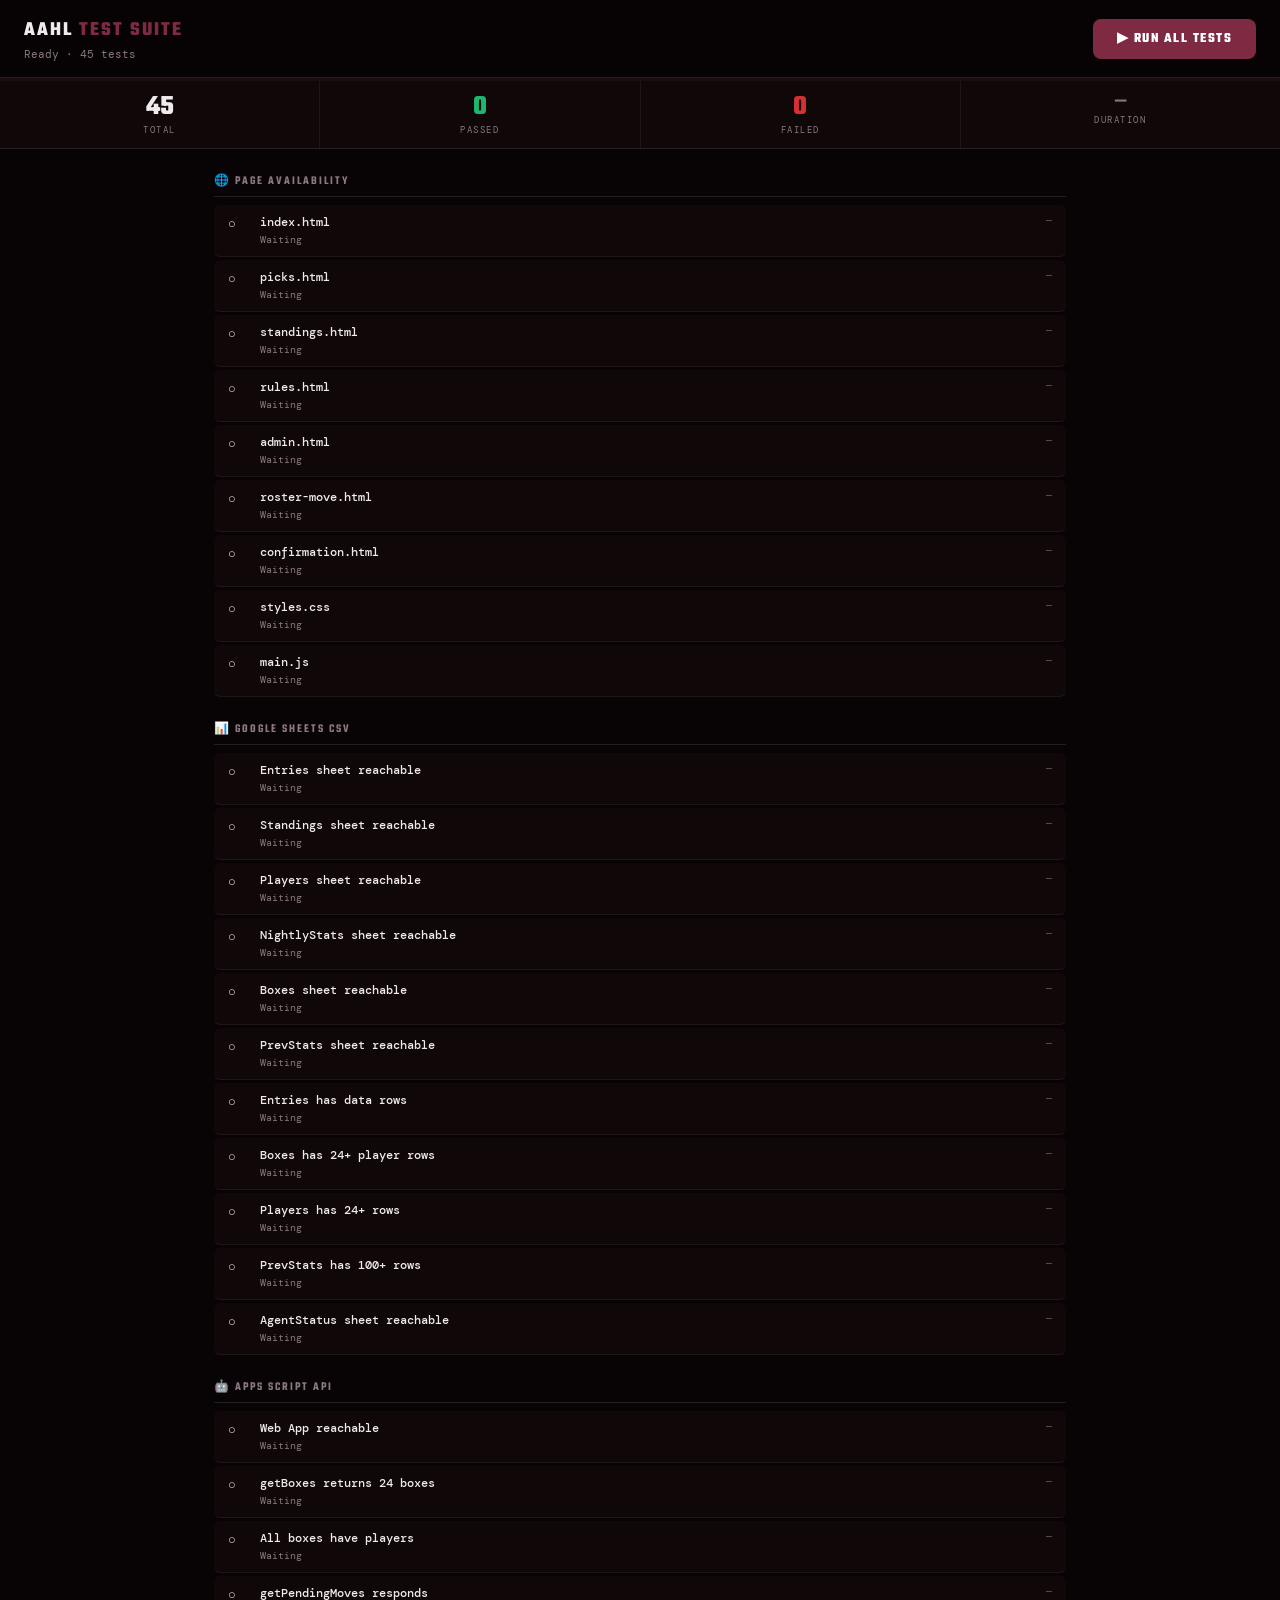
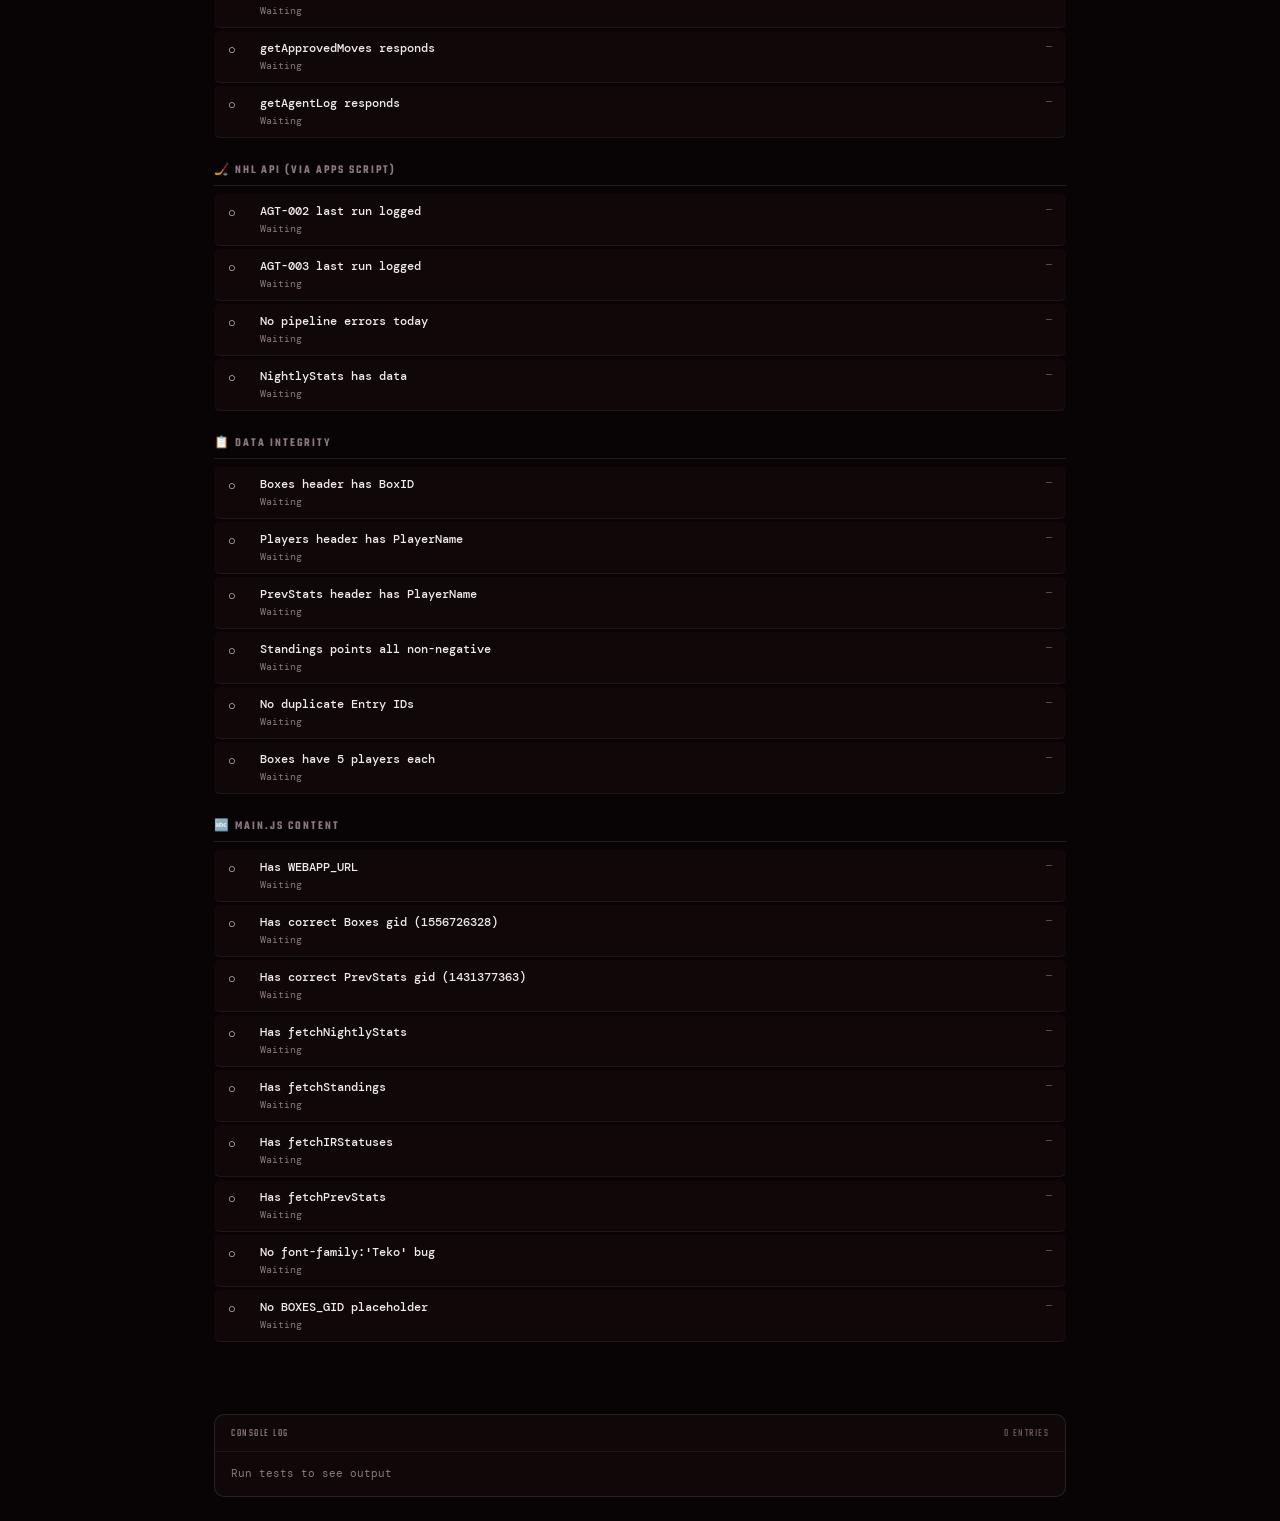
<file: aahl test suite.html>
<!DOCTYPE html>
<html lang="en">
<head>
<meta charset="UTF-8">
<meta name="viewport" content="width=device-width, initial-scale=1.0">
<title>AAHL Test Suite</title>
<link href="https://fonts.googleapis.com/css2?family=Teko:wght@400;500;600;700&family=DM+Mono:wght@400;500&display=swap" rel="stylesheet">
<style>
:root {
  --bg:#080406;--surface:#100709;--surface2:#1a0c10;
  --border:rgba(255,255,255,0.06);--border2:rgba(255,255,255,0.10);
  --text:#f0eaec;--muted:#8a7880;--muted2:#6a5860;
  --green:#1db870;--red:#d63031;--gold:#c4a35a;--blue:#2176ae;--burg:#7d2a42;
}
*{box-sizing:border-box;margin:0;padding:0;}
body{background:var(--bg);color:var(--text);font-family:'DM Mono',monospace;min-height:100vh;}
.hdr{background:rgba(8,4,6,0.95);border-bottom:1px solid var(--border2);padding:16px 24px;display:flex;align-items:center;justify-content:space-between;position:sticky;top:0;z-index:10;}
.hdr-title{font-family:'Teko',sans-serif;font-size:20px;font-weight:700;letter-spacing:2px;}
.hdr-title span{color:var(--burg);}
.hdr-sub{font-size:11px;color:var(--muted);margin-top:2px;}
.run-btn{background:var(--burg);color:#fff;border:none;font-family:'Teko',sans-serif;font-size:14px;font-weight:700;letter-spacing:1.5px;text-transform:uppercase;padding:10px 24px;border-radius:8px;cursor:pointer;transition:all 0.15s;}
.run-btn:hover{background:#9d3555;}
.run-btn:disabled{opacity:0.5;cursor:not-allowed;}
.progress-wrap{height:3px;background:var(--surface2);}
.progress-fill{height:100%;background:linear-gradient(90deg,var(--burg),var(--blue));transition:width 0.3s ease;width:0%;}
.summary{display:flex;border-bottom:1px solid var(--border2);background:var(--surface);}
.sum-item{flex:1;padding:12px 20px;text-align:center;border-right:1px solid var(--border);}
.sum-item:last-child{border-right:none;}
.sum-val{font-family:'Teko',sans-serif;font-size:28px;font-weight:700;line-height:1;}
.sum-lbl{font-size:9px;color:var(--muted);letter-spacing:1.5px;text-transform:uppercase;margin-top:3px;}
.wrap{max-width:900px;margin:0 auto;padding:24px;}
.suite{margin-bottom:24px;}
.suite-title{font-family:'Teko',sans-serif;font-size:12px;font-weight:600;letter-spacing:2px;text-transform:uppercase;color:var(--muted);margin-bottom:8px;padding-bottom:6px;border-bottom:1px solid var(--border2);}
.test-row{display:grid;grid-template-columns:20px 1fr auto;gap:12px;align-items:start;padding:9px 14px;border-bottom:1px solid var(--border);border-radius:6px;margin-bottom:3px;background:var(--surface);font-size:12px;transition:background 0.1s;}
.test-row.pass{background:rgba(29,184,112,0.04);}
.test-row.fail{background:rgba(214,48,49,0.06);}
.test-row.running{background:rgba(196,163,90,0.04);}
.test-icon{font-size:13px;margin-top:1px;}
.test-name{font-size:12px;font-weight:500;margin-bottom:2px;}
.test-detail{font-size:10px;color:var(--muted);line-height:1.5;}
.test-detail.error{color:var(--red);}
.test-detail.success{color:var(--green);}
.test-time{font-size:10px;color:var(--muted2);white-space:nowrap;}
.log-wrap{background:var(--surface);border:1px solid var(--border2);border-radius:10px;overflow:hidden;margin-top:24px;}
.log-head{padding:10px 16px;border-bottom:1px solid var(--border);font-family:'Teko',sans-serif;font-size:11px;color:var(--muted);letter-spacing:1.5px;text-transform:uppercase;display:flex;justify-content:space-between;}
.log-body{padding:12px 16px;max-height:200px;overflow-y:auto;}
.log-entry{font-size:11px;color:var(--muted);line-height:1.8;}
.log-entry.err{color:var(--red);}
.log-entry.ok{color:var(--green);}
.log-entry.inf{color:var(--blue);}
</style>
</head>
<body>
<div class="hdr">
  <div>
    <div class="hdr-title">AAHL <span>TEST SUITE</span></div>
    <div class="hdr-sub" id="hdr-status">Ready · <span id="test-count">0</span> tests</div>
  </div>
  <button class="run-btn" id="run-btn" onclick="runAll()">&#9654; Run All Tests</button>
</div>
<div class="progress-wrap"><div class="progress-fill" id="progress"></div></div>
<div class="summary">
  <div class="sum-item"><div class="sum-val" id="s-total" style="color:var(--text)">0</div><div class="sum-lbl">Total</div></div>
  <div class="sum-item"><div class="sum-val" id="s-pass" style="color:var(--green)">0</div><div class="sum-lbl">Passed</div></div>
  <div class="sum-item"><div class="sum-val" id="s-fail" style="color:var(--red)">0</div><div class="sum-lbl">Failed</div></div>
  <div class="sum-item"><div class="sum-val" id="s-time" style="color:var(--muted);font-size:18px">—</div><div class="sum-lbl">Duration</div></div>
</div>
<div class="wrap" id="test-wrap"></div>
<div class="wrap" style="padding-top:0">
  <div class="log-wrap">
    <div class="log-head"><span>Console Log</span><span id="log-count" style="color:var(--muted2)">0 entries</span></div>
    <div class="log-body" id="log-body"><div class="log-entry">Run tests to see output</div></div>
  </div>
</div>
<script>
const BASE='https://matthope001-hub.github.io/AAHL---Angry-Alpaha-Hockey-League';
const WEBAPP='https://script.google.com/macros/s/AKfycbzqqijpX3BoRCDXMH5ZzWCkN2ZlALGJd_HBHMetPlXCir7_ue_WfEtqvo3NM0Z-xMhKUA/exec';
const SH='https://docs.google.com/spreadsheets/d/e/2PACX-1vQlbZGgMZjZhJIVIJoXKNASqTsn-sYJN5u9QmUGKGaJDdqXHbNSxbCeWR4qkS1PqCnP5AvVezXwOMzj/pub';

const SUITES=[
  {name:'🌐 Page Availability',tests:[
    {name:'index.html',fn:()=>pg('')},
    {name:'picks.html',fn:()=>pg('/picks.html')},
    {name:'standings.html',fn:()=>pg('/standings.html')},
    {name:'rules.html',fn:()=>pg('/rules.html')},
    {name:'admin.html',fn:()=>pg('/admin.html')},
    {name:'roster-move.html',fn:()=>pg('/roster-move.html')},
    {name:'confirmation.html',fn:()=>pg('/confirmation.html')},
    {name:'styles.css',fn:()=>pg('/styles.css')},
    {name:'main.js',fn:()=>pg('/main.js')},
  ]},
  {name:'📊 Google Sheets CSV',tests:[
    {name:'Entries sheet reachable',fn:()=>csv(SH+'?gid=0&single=true&output=csv')},
    {name:'Standings sheet reachable',fn:()=>csv(SH+'?gid=1410587271&single=true&output=csv')},
    {name:'Players sheet reachable',fn:()=>csv(SH+'?gid=1949508708&single=true&output=csv')},
    {name:'NightlyStats sheet reachable',fn:()=>csv(SH+'?gid=615464608&single=true&output=csv')},
    {name:'Boxes sheet reachable',fn:()=>csv(SH+'?gid=1556726328&single=true&output=csv')},
    {name:'PrevStats sheet reachable',fn:()=>csv(SH+'?gid=1431377363&single=true&output=csv')},
    {name:'Entries has data rows',fn:()=>csvRows(SH+'?gid=0&single=true&output=csv',1)},
    {name:'Boxes has 24+ player rows',fn:()=>csvRows(SH+'?gid=1556726328&single=true&output=csv',24)},
    {name:'Players has 24+ rows',fn:()=>csvRows(SH+'?gid=1949508708&single=true&output=csv',24)},
    {name:'PrevStats has 100+ rows',fn:()=>csvRows(SH+'?gid=1431377363&single=true&output=csv',100)},
    {name:'AgentStatus sheet reachable',fn:()=>csv(SH+'?gid=1431377363&single=true&output=csv')},
  ]},
  {name:'🤖 Apps Script API',tests:[
    {name:'Web App reachable',fn:()=>api('')},
    {name:'getBoxes returns 24 boxes',fn:()=>apiCheck('getBoxes',d=>d.boxes&&d.boxes.length>=24,'need 24 boxes')},
    {name:'All boxes have players',fn:()=>apiCheck('getBoxes',d=>d.boxes&&d.boxes.every(b=>b.players&&b.players.length>0),'empty boxes found')},
    {name:'getPendingMoves responds',fn:()=>apiCheck('getPendingMoves',d=>Array.isArray(d.moves),'moves array expected')},
    {name:'getApprovedMoves responds',fn:()=>apiCheck('getApprovedMoves',d=>Array.isArray(d.moves),'moves array expected')},
    {name:'getAgentLog responds',fn:()=>apiCheck('getAgentLog',d=>Array.isArray(d.rows),'rows array expected')},
  ]},
  {name:'🏒 NHL API (via Apps Script)',tests:[
    {name:'AGT-002 last run logged',fn:()=>apiCheck('getAgentLog',d=>d.rows&&d.rows.some(r=>r.agent==='AGT-002'),'AGT-002 never logged — check nightly trigger')},
    {name:'AGT-003 last run logged',fn:()=>apiCheck('getAgentLog',d=>d.rows&&d.rows.some(r=>r.agent==='AGT-003'),'AGT-003 never logged — standings not calculated')},
    {name:'No pipeline errors today',fn:()=>apiCheck('getAgentLog',d=>{const errs=d.rows&&d.rows.filter(r=>r.status==='❌'&&r.agent==='PIPELINE');return!errs||errs.length===0;},'Pipeline errors found — check AgentStatus')},
    {name:'NightlyStats has data',fn:()=>csvRows(SH+'?gid=615464608&single=true&output=csv',1)},
  ]},
  {name:'📋 Data Integrity',tests:[
    {name:'Boxes header has BoxID',fn:()=>csvHeader(SH+'?gid=1556726328&single=true&output=csv','BoxID')},
    {name:'Players header has PlayerName',fn:()=>csvHeader(SH+'?gid=1949508708&single=true&output=csv','PlayerName')},
    {name:'PrevStats header has PlayerName',fn:()=>csvHeader(SH+'?gid=1431377363&single=true&output=csv','PlayerName')},
    {name:'Standings points all non-negative',fn:()=>checkPts()},
    {name:'No duplicate Entry IDs',fn:()=>checkDupeIDs()},
    {name:'Boxes have 5 players each',fn:()=>checkBoxCounts()},
  ]},
  {name:'🔤 main.js Content',tests:[
    {name:'Has WEBAPP_URL',fn:()=>jsHas('WEBAPP_URL')},
    {name:'Has correct Boxes gid (1556726328)',fn:()=>jsHas('1556726328')},
    {name:'Has correct PrevStats gid (1431377363)',fn:()=>jsHas('1431377363')},
    {name:'Has fetchNightlyStats',fn:()=>jsHas('fetchNightlyStats')},
    {name:'Has fetchStandings',fn:()=>jsHas('fetchStandings')},
    {name:'Has fetchIRStatuses',fn:()=>jsHas('fetchIRStatuses')},
    {name:'Has fetchPrevStats',fn:()=>jsHas('fetchPrevStats')},
    {name:"No font-family:'Teko' bug",fn:()=>jsNot("font-family:'Teko'")},
    {name:'No BOXES_GID placeholder',fn:()=>jsNot('BOXES_GID')},
  ]},
];

// Helpers
async function pg(path){const r=await fetch(BASE+path,{cache:'no-store'});if(!r.ok)throw new Error('HTTP '+r.status);return r.status+' OK';}
async function csv(url){const r=await fetch(url+'&t='+Date.now(),{cache:'no-store'});if(!r.ok)throw new Error('HTTP '+r.status);const t=await r.text();if(!t.trim())throw new Error('Empty');return t.split('\n').length+' rows';}
async function csvRows(url,min){const r=await fetch(url+'&t='+Date.now(),{cache:'no-store'});const t=await r.text();const rows=t.trim().split('\n').slice(1).filter(Boolean);if(rows.length<min)throw new Error('Only '+rows.length+', need '+min+'+');return rows.length+' rows';}
async function csvHeader(url,col){const r=await fetch(url+'&t='+Date.now(),{cache:'no-store'});const t=await r.text();const h=t.split('\n')[0];if(!h.includes(col))throw new Error('"'+col+'" not in header');return 'Found "'+col+'"';}
async function api(action){const url=action?WEBAPP+'?action='+action:WEBAPP;const r=await fetch(url,{cache:'no-store'});if(!r.ok)throw new Error('HTTP '+r.status);const d=await r.json();if(d.error)throw new Error(d.error);return 'API OK';}
async function apiCheck(action,fn,err){const r=await fetch(WEBAPP+'?action='+action,{cache:'no-store'});if(!r.ok)throw new Error('HTTP '+r.status);const d=await r.json();if(!fn(d))throw new Error(err);const k=Object.keys(d).find(k=>Array.isArray(d[k]));return k?d[k].length+' '+k:'OK';}
async function ext(url,fn){const r=await fetch(url,{cache:'no-store'});if(!r.ok)throw new Error('HTTP '+r.status);if(fn){const d=await r.json();if(!fn(d))throw new Error('Validation failed');}return r.status+' OK';}
async function checkPts(){const r=await fetch(SH+'?gid=1410587271&single=true&output=csv&t='+Date.now());const t=await r.text();const rows=t.trim().split('\n').slice(1).filter(Boolean);let neg=0;rows.forEach(l=>{const pts=parseFloat(l.split(',')[5]);if(pts<0)neg++;});if(neg>0)throw new Error(neg+' entries have negative pts');return rows.length+' entries OK';}
async function checkDupeIDs(){const r=await fetch(SH+'?gid=0&single=true&output=csv&t='+Date.now());const t=await r.text();const ids=t.trim().split('\n').slice(1).map(l=>l.split(',')[0].trim()).filter(Boolean);const dupes=ids.filter((id,i)=>ids.indexOf(id)!==i);if(dupes.length)throw new Error('Dupes: '+dupes.join(', '));return ids.length+' unique IDs';}
async function checkBoxCounts(){const r=await fetch(SH+'?gid=1556726328&single=true&output=csv&t='+Date.now());const t=await r.text();const rows=t.trim().split('\n').slice(1).filter(Boolean);const c={};rows.forEach(l=>{const id=l.split(',')[0];c[id]=(c[id]||0)+1;});const wrong=Object.entries(c).filter(([,n])=>n!==5);if(wrong.length)throw new Error('Wrong counts: '+wrong.map(([k,v])=>'Box'+k+'('+v+')').join(', '));return Object.keys(c).length+' boxes x5';}
let _js=null;
async function getJS(){if(!_js){const r=await fetch(BASE+'/main.js?t='+Date.now(),{cache:'no-store'});_js=await r.text();}return _js;}
async function jsHas(s){const js=await getJS();if(!js.includes(s))throw new Error('"'+s+'" not found');return 'Found';}
async function jsNot(s){const js=await getJS();if(js.includes(s))throw new Error('"'+s+'" should not be present');return 'Clean';}

// Runner
let res={pass:0,fail:0,total:0},logs=[];
function log(msg,type=''){logs.push({msg,type});const el=document.getElementById('log-body');el.innerHTML=logs.map(l=>'<div class="log-entry '+l.type+'">'+l.msg+'</div>').join('');el.scrollTop=el.scrollHeight;document.getElementById('log-count').textContent=logs.length+' entries';}
function updateUI(done,total){document.getElementById('s-pass').textContent=res.pass;document.getElementById('s-fail').textContent=res.fail;document.getElementById('s-total').textContent=res.total;document.getElementById('progress').style.width=(done/total*100)+'%';}

function renderSuites(){
  const wrap=document.getElementById('test-wrap');
  let n=0;
  wrap.innerHTML=SUITES.map(s=>`<div class="suite"><div class="suite-title">${s.name}</div>${s.tests.map((t,i)=>`<div class="test-row" id="tr${n+i}"><div class="test-icon" id="ti${n+i}">○</div><div class="test-body"><div class="test-name">${t.name}</div><div class="test-detail" id="td${n+i}">Waiting</div></div><div class="test-time" id="tt${n+i}">—</div></div>`).join('')}</div>`+(n+=s.tests.length,'')).join('');
  document.getElementById('test-count').textContent=n;
  document.getElementById('s-total').textContent=n;
}

async function runAll(){
  const btn=document.getElementById('run-btn');
  btn.disabled=true;btn.textContent='Running...';
  logs=[];res={pass:0,fail:0,total:0};_js=null;
  document.getElementById('log-body').innerHTML='';
  document.getElementById('progress').style.width='0%';
  document.getElementById('progress').style.background='linear-gradient(90deg,var(--burg),var(--blue))';
  const t0=Date.now();
  let done=0,idx=0;
  const total=SUITES.reduce((a,s)=>a+s.tests.length,0);
  res.total=total;

  for(const suite of SUITES){
    log('▶ '+suite.name,'inf');
    for(let i=0;i<suite.tests.length;i++,idx++){
      const t=suite.tests[i];
      const row=document.getElementById('tr'+idx);
      const icon=document.getElementById('ti'+idx);
      const detail=document.getElementById('td'+idx);
      const time=document.getElementById('tt'+idx);
      row.className='test-row running';icon.textContent='⏳';detail.textContent='Running...';detail.className='test-detail';
      const ts=Date.now();
      try{
        const r=await t.fn();const ms=Date.now()-ts;
        row.className='test-row pass';icon.textContent='✅';
        detail.textContent=r||'Passed';detail.className='test-detail success';
        time.textContent=ms+'ms';res.pass++;
        log('  ✅ '+t.name+' ('+ms+'ms)','ok');
      }catch(e){
        const ms=Date.now()-ts;
        row.className='test-row fail';icon.textContent='❌';
        detail.textContent=e.message;detail.className='test-detail error';
        time.textContent=ms+'ms';res.fail++;
        log('  ❌ '+t.name+': '+e.message,'err');
      }
      done++;updateUI(done,total);
    }
  }
  const ms=Date.now()-t0;
  document.getElementById('s-time').textContent=(ms/1000).toFixed(1)+'s';
  document.getElementById('hdr-status').textContent=res.pass+'/'+total+' passed · '+res.fail+' failed · '+(ms/1000).toFixed(1)+'s';
  document.getElementById('progress').style.width='100%';
  document.getElementById('progress').style.background=res.fail>0?'var(--red)':'var(--green)';
  log('── Done: '+res.pass+' passed, '+res.fail+' failed in '+(ms/1000).toFixed(1)+'s ──',res.fail>0?'err':'ok');
  btn.disabled=false;btn.textContent=res.fail>0?'↺ Re-run':'✓ Re-run';
}

renderSuites();
</script>
</body>
</html>
</file>
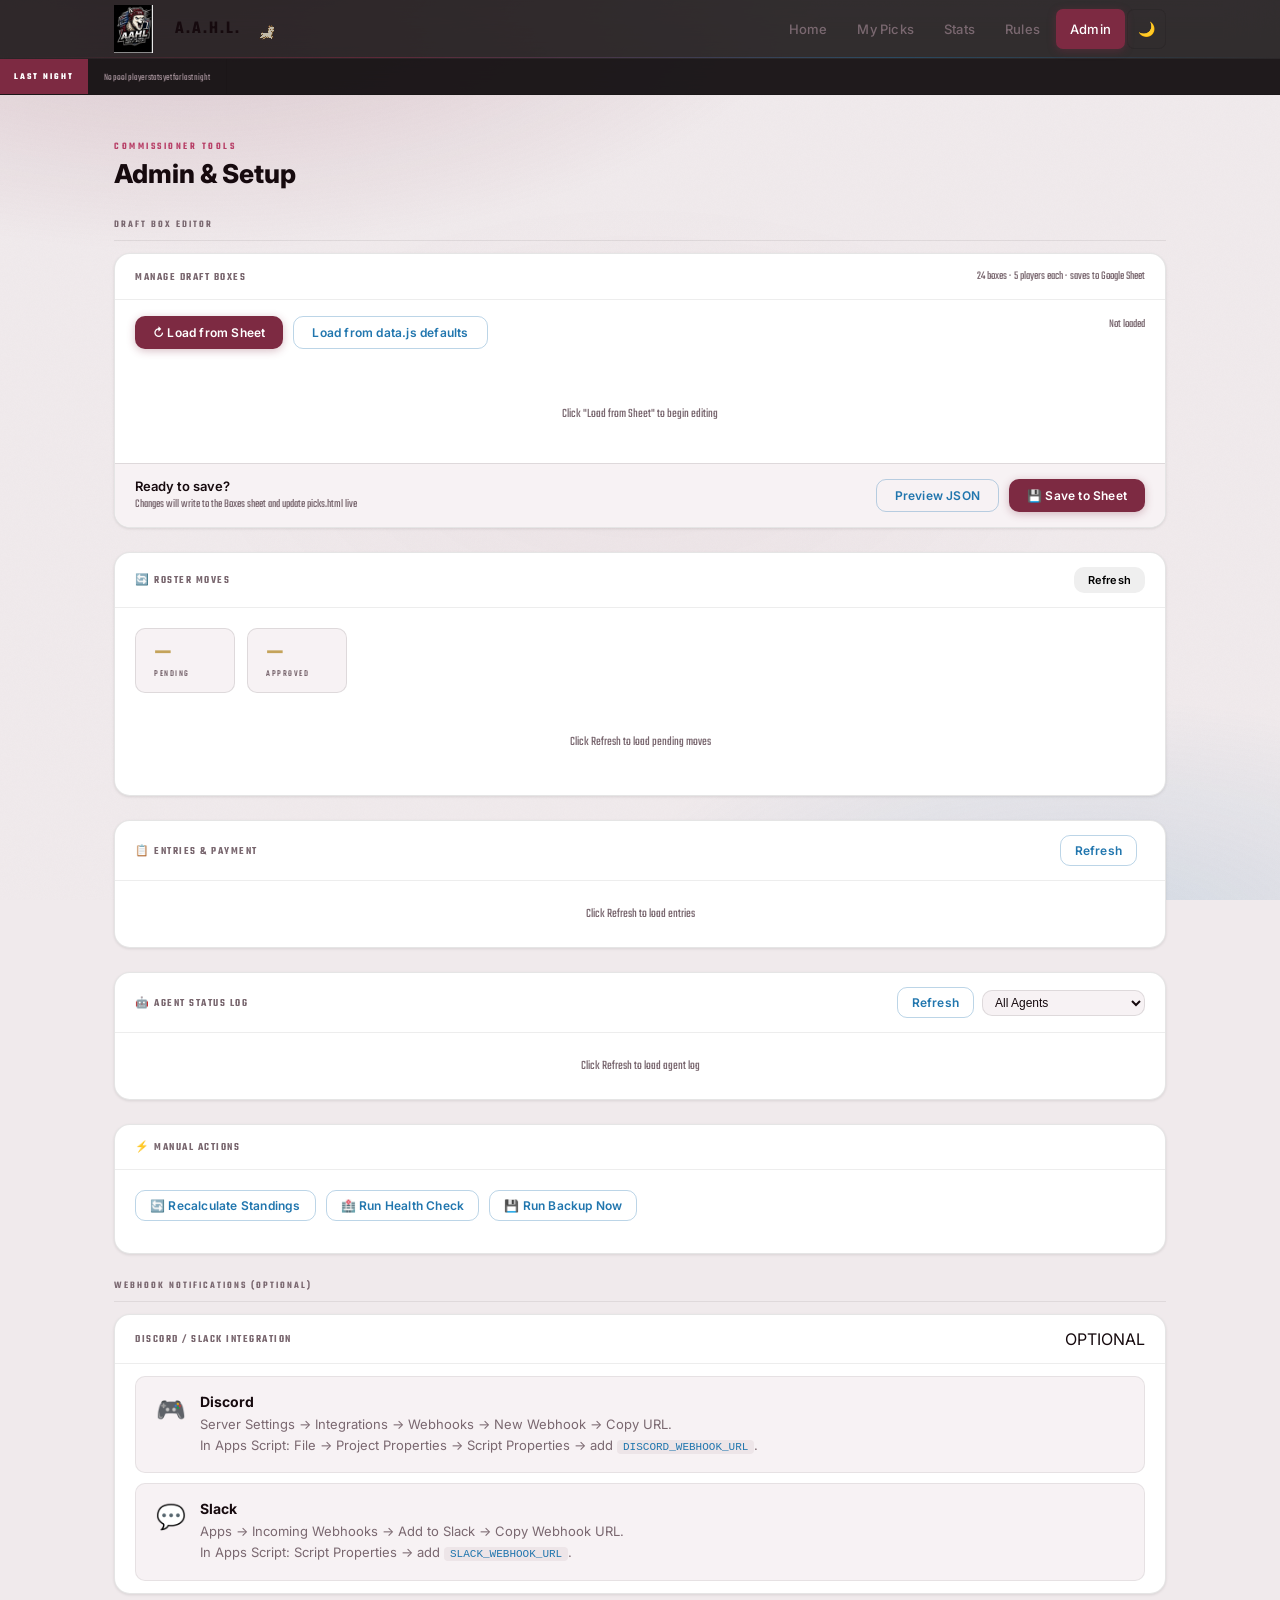
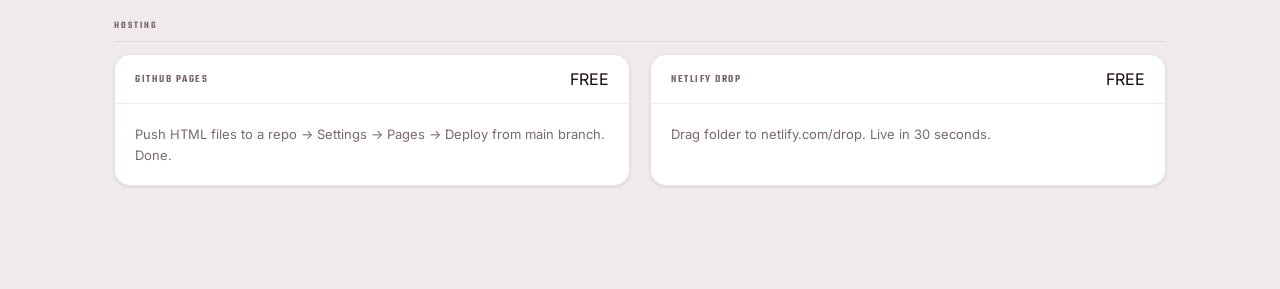
<file: admin.html>
<!DOCTYPE html>
<html lang="en">
<head>
<meta charset="UTF-8">
<meta name="viewport" content="width=device-width, initial-scale=1.0">
<title>Admin — AAHL</title>
<link href="https://fonts.googleapis.com/css2?family=Bebas+Neue&family=Inter:wght@300;400;500;600;700&family=Teko:wght@400;500;600;700&display=swap" rel="stylesheet">
<link rel="stylesheet" href="styles.css">
<link rel="icon" type="image/png" href="aahl-logo.png">
<style>
.be-grid { display:grid;grid-template-columns:repeat(auto-fill,minmax(320px,1fr));gap:16px;margin-top:16px; }
.be-box { background:var(--surface);border:1px solid var(--border);border-radius:var(--r2);overflow:hidden; }
.be-box-head { background:var(--surface2);padding:10px 14px;border-bottom:1px solid var(--border);display:flex;align-items:center;justify-content:space-between; }
.be-box-label { font-family:Teko,sans-serif;font-size:13px;font-weight:600;color:var(--text); }
.be-box-type { font-family:Teko,sans-serif;font-size:10px;color:var(--muted);letter-spacing:1px;text-transform:uppercase; }
.be-players { padding:8px; }
.be-player-row { display:grid;grid-template-columns:1fr 80px 52px 70px 28px;gap:6px;align-items:center;padding:5px 4px;border-bottom:1px solid var(--border); }
.be-player-row:last-child { border-bottom:none; }
.be-input { background:var(--surface2);border:1px solid var(--border2);border-radius:6px;padding:5px 8px;font-family:'Inter',sans-serif;font-size:12px;color:var(--text);outline:none;width:100%;transition:border-color 0.15s; }
.be-input:focus { border-color:var(--burgundy); }
.be-input.team { text-transform:uppercase;font-family:Teko,sans-serif;font-size:12px;letter-spacing:0.5px; }
.be-pos-select { background:var(--surface2);border:1px solid var(--border2);border-radius:6px;padding:5px 4px;font-family:Teko,sans-serif;font-size:11px;color:var(--text);outline:none;width:100%;cursor:pointer; }
.be-pts-input { background:var(--surface2);border:1px solid var(--border2);border-radius:6px;padding:5px 6px;font-family:Teko,sans-serif;font-size:12px;color:var(--accent);outline:none;width:100%;text-align:right; }
.be-pts-input:focus { border-color:var(--accent); }
.be-del-btn { background:none;border:1px solid var(--border2);border-radius:6px;color:var(--muted);cursor:pointer;font-size:14px;width:26px;height:26px;display:grid;place-items:center;transition:all 0.15s;flex-shrink:0;padding:0; }
.be-del-btn:hover { background:rgba(192,57,43,0.1);border-color:var(--red);color:var(--red); }
.be-add-btn { width:100%;background:none;border:1px dashed var(--border2);border-radius:6px;padding:6px;font-family:Teko,sans-serif;font-size:10px;color:var(--muted);cursor:pointer;letter-spacing:1px;text-transform:uppercase;transition:all 0.15s;margin-top:6px; }
.be-add-btn:hover { border-color:var(--burgundy);color:var(--burgundy2); }
.be-header-row { display:grid;grid-template-columns:1fr 80px 52px 70px 28px;gap:6px;padding:3px 4px 6px; }
.be-header-row span { font-family:Teko,sans-serif;font-size:9px;color:var(--muted2);letter-spacing:1px;text-transform:uppercase; }
.be-col-right { text-align:right; }
.be-save-bar { position:sticky;bottom:0;z-index:100;background:var(--surface2);border-top:1px solid var(--border2);padding:14px 24px;display:flex;align-items:center;justify-content:space-between;gap:16px;margin:0 -24px; }
.be-status { font-family:Teko,sans-serif;font-size:12px;color:var(--muted); }
.be-status.saving { color:var(--gold); }
.be-status.saved  { color:var(--green); }
.be-status.error  { color:var(--red); }
.be-actions { display:flex;gap:10px; }
.wh-card { background:var(--surface2);border:1px solid var(--border);border-radius:var(--r);padding:16px 20px;margin-bottom:10px;display:flex;align-items:flex-start;gap:14px; }
.wh-icon { font-size:24px;flex-shrink:0;margin-top:2px; }
.wh-title { font-size:14px;font-weight:700;margin-bottom:4px; }
.wh-desc { font-size:13px;color:var(--muted);line-height:1.6; }
.wh-desc code { font-family:'DM Mono',monospace;font-size:11px;background:var(--surface3);padding:1px 6px;border-radius:4px;color:var(--accent); }
</style>
</head>
<body>

<header>
  <div class="header-inner">
    <div class="wordmark" onclick="window.location.href='index.html'">
      <img src="aahl-logo.png" alt="AAHL Logo" style="height:48px;width:auto;margin-right:12px;">
      <div class="wordmark-text">A.A.H.L.</div>
    </div>
    <img src="alpaca-pixel.png" alt="" class="alpaca-runner">
    <nav>
      <button class="nav-btn" onclick="window.location.href='index.html'">Home</button>
      <button class="nav-btn" onclick="window.location.href='picks.html'">My Picks</button>
      <button class="nav-btn" onclick="window.location.href='standings.html'">Stats</button>
      <button class="nav-btn" onclick="window.location.href='rules.html'">Rules</button>
      <button class="nav-btn active">Admin</button>
    </nav>
  </div>
</header>

<div class="ticker-wrap">
  <div class="ticker-tag">Last Night</div>
  <div class="ticker-viewport">
    <div class="ticker-reel" id="ticker-reel"></div>
  </div>
</div>

<div class="page on">
<div class="wrap">

  <div style="padding-top:8px;margin-bottom:28px">
    <div class="eyebrow">Commissioner tools</div>
    <div style="font-size:26px;font-weight:800">Admin &amp; Setup</div>
  </div>

  <!-- ══ BOX EDITOR ══ -->
  <div class="admin-section-title">Draft Box Editor</div>
  <div class="card" style="margin-bottom:24px">
    <div class="card-head">
      <span class="card-title">Manage Draft Boxes</span>
      <span style="font-size:12px;color:var(--muted);font-family:Teko,sans-serif">24 boxes · 5 players each · saves to Google Sheet</span>
    </div>
    <div style="padding:16px 20px 0">
      <div style="display:flex;gap:10px;flex-wrap:wrap;margin-bottom:16px">
        <button class="btn btn-accent" style="font-size:12px;padding:8px 18px" onclick="loadBoxes()">↻ Load from Sheet</button>
        <button class="btn btn-ghost" style="font-size:12px;padding:8px 18px" onclick="loadFromMainJS()">Load from data.js defaults</button>
        <div style="flex:1"></div>
        <span class="be-status" id="be-status">Not loaded</span>
      </div>

      <div id="be-grid" class="be-grid">
        <div style="grid-column:1/-1;padding:40px;text-align:center;color:var(--muted);font-family:Teko,sans-serif;font-size:13px">
          Click "Load from Sheet" to begin editing
        </div>
      </div>

      <div class="be-save-bar">
        <div>
          <div style="font-size:13px;font-weight:600">Ready to save?</div>
          <div class="be-status" id="be-status2" style="margin-top:2px">Changes will write to the Boxes sheet and update picks.html live</div>
        </div>
        <div class="be-actions">
          <button class="btn btn-ghost" style="font-size:12px;padding:8px 18px" onclick="previewBoxes()">Preview JSON</button>
          <button class="btn btn-accent" style="font-size:12px;padding:8px 18px" onclick="saveBoxes()">💾 Save to Sheet</button>
        </div>
      </div>
    </div>
  </div>

  <!-- ══ ROSTER MOVES ══ -->
  <div class="card" style="margin-bottom:24px">
    <div class="card-head">
      <span class="card-title">🔄 Roster Moves</span>
      <button class="btn btn-sm" onclick="loadPendingMoves()" style="font-size:11px;padding:6px 14px">Refresh</button>
    </div>
    <div class="card-body">
      <div id="rm-stats" style="display:flex;gap:12px;margin-bottom:16px;flex-wrap:wrap">
        <div class="kpi" style="min-width:100px"><div class="kpi-val" id="rm-pending-count">—</div><div class="kpi-lbl">Pending</div></div>
        <div class="kpi" style="min-width:100px"><div class="kpi-val" id="rm-approved-count">—</div><div class="kpi-lbl">Approved</div></div>
      </div>
      <div id="rm-pending-list">
        <div style="text-align:center;padding:24px;color:var(--muted);font-family:Teko,sans-serif;font-size:13px">Click Refresh to load pending moves</div>
      </div>
    </div>
  </div>

  <!-- ══ ENTRIES & PAYMENT ══ -->
  <div class="card" style="margin-bottom:24px">
    <div class="card-head">
      <span class="card-title">📋 Entries & Payment</span>
      <div style="display:flex;gap:8px">
        <button class="btn btn-sm btn-ghost" onclick="loadEntries()">Refresh</button>
        <span style="font-family:'Teko',sans-serif;font-size:11px;color:var(--muted);padding:6px 0" id="entry-summary"></span>
      </div>
    </div>
    <div class="card-body" style="padding:0">
      <div id="entries-list">
        <div style="text-align:center;padding:24px;color:var(--muted);font-family:Teko,sans-serif;font-size:13px">Click Refresh to load entries</div>
      </div>
    </div>
  </div>

  <!-- ══ AGENT STATUS LOG ══ -->
  <div class="card" style="margin-bottom:24px">
    <div class="card-head">
      <span class="card-title">🤖 Agent Status Log</span>
      <div style="display:flex;gap:8px;align-items:center">
        <button class="btn btn-sm btn-ghost" onclick="loadAgentLog()">Refresh</button>
        <select id="agent-filter" onchange="filterAgentLog()" style="background:var(--surface2);border:1px solid var(--border2);border-radius:var(--r);padding:4px 8px;font-size:12px;color:var(--text);outline:none">
          <option value="">All Agents</option>
          <option value="AGT-001">AGT-001 Entries</option>
          <option value="AGT-002">AGT-002 Stats</option>
          <option value="AGT-003">AGT-003 Standings</option>
          <option value="AGT-004">AGT-004 Comms</option>
          <option value="AGT-005">AGT-005 Boxes</option>
          <option value="AGT-006">AGT-006 Health</option>
          <option value="AGT-007">AGT-007 Email/Backup</option>
          <option value="PIPELINE">Pipeline</option>
          <option value="ROSTER">Roster</option>
        </select>
      </div>
    </div>
    <div class="card-body" style="padding:0;max-height:400px;overflow-y:auto" id="agent-log-wrap">
      <div style="text-align:center;padding:24px;color:var(--muted);font-family:Teko,sans-serif;font-size:13px">Click Refresh to load agent log</div>
    </div>
  </div>

  <!-- ══ MANUAL ACTIONS ══ -->
  <div class="card" style="margin-bottom:24px">
    <div class="card-head"><span class="card-title">⚡ Manual Actions</span></div>
    <div class="card-body">
      <div style="display:flex;gap:10px;flex-wrap:wrap">
        <button class="btn btn-ghost btn-sm" onclick="triggerRecalc()">🔄 Recalculate Standings</button>
        <button class="btn btn-ghost btn-sm" onclick="triggerHealthCheck()">🏥 Run Health Check</button>
        <button class="btn btn-ghost btn-sm" onclick="triggerBackup()">💾 Run Backup Now</button>
      </div>
      <div id="action-result" style="margin-top:12px;font-size:13px;color:var(--muted)"></div>
    </div>
  </div>

  <!-- ══ WEBHOOK NOTIFICATIONS ══ -->
  <div class="admin-section-title">Webhook Notifications (Optional)</div>
  <div class="card" style="margin-bottom:24px">
    <div class="card-head"><span class="card-title">Discord / Slack Integration</span><span class="free-tag">OPTIONAL</span></div>
    <div class="card-body" style="padding:12px 20px">
      <div class="wh-card">
        <div class="wh-icon">🎮</div>
        <div>
          <div class="wh-title">Discord</div>
          <div class="wh-desc">Server Settings → Integrations → Webhooks → New Webhook → Copy URL.<br>In Apps Script: File → Project Properties → Script Properties → add <code>DISCORD_WEBHOOK_URL</code>.</div>
        </div>
      </div>
      <div class="wh-card" style="margin-bottom:0">
        <div class="wh-icon">💬</div>
        <div>
          <div class="wh-title">Slack</div>
          <div class="wh-desc">Apps → Incoming Webhooks → Add to Slack → Copy Webhook URL.<br>In Apps Script: Script Properties → add <code>SLACK_WEBHOOK_URL</code>.</div>
        </div>
      </div>
    </div>
  </div>

  <!-- ══ HOSTING ══ -->
  <div class="admin-section-title">Hosting</div>
  <div class="grid2" style="margin-bottom:24px">
    <div class="card">
      <div class="card-head"><span class="card-title">GitHub Pages</span><span class="free-tag">FREE</span></div>
      <div class="card-body"><p style="font-size:13px;color:var(--muted);line-height:1.6">Push HTML files to a repo → Settings → Pages → Deploy from main branch. Done.</p></div>
    </div>
    <div class="card">
      <div class="card-head"><span class="card-title">Netlify Drop</span><span class="free-tag">FREE</span></div>
      <div class="card-body"><p style="font-size:13px;color:var(--muted);line-height:1.6">Drag folder to netlify.com/drop. Live in 30 seconds.</p></div>
    </div>
  </div>

</div>
</div>

<!-- JSON PREVIEW MODAL -->
<div class="modal-overlay" id="preview-overlay" onclick="if(event.target===this)closePreview()" style="display:none;pointer-events:none">
  <div class="modal-card" style="max-width:700px;max-height:80vh">
    <div class="tp-header" style="flex-shrink:0">
      <div class="tp-header-left"><div class="tp-team-name">BOXES JSON Preview</div></div>
      <button class="tp-close-btn" onclick="closePreview()">✕</button>
    </div>
    <div style="overflow-y:auto;flex:1;padding:20px">
      <pre id="preview-json" style="font-size:11px;line-height:1.6;white-space:pre-wrap;word-break:break-all"></pre>
    </div>
    <div style="padding:14px 20px;border-top:1px solid var(--border);display:flex;gap:10px;flex-shrink:0">
      <button class="btn btn-accent" style="font-size:12px" onclick="copyJSON()">Copy JSON</button>
      <button class="btn btn-ghost" style="font-size:12px" onclick="closePreview()">Close</button>
    </div>
  </div>
</div>

<div class="toast" id="toast">
  <div class="toast-title" id="toast-t"></div>
  <div class="toast-body" id="toast-b"></div>
</div>

<script src="data.js?v=1"></script>
<script src="main.js?v=8"></script>
<script>
// ── ADMIN.HTML init ──
fetchNightlyStats().then(() => buildTicker());

// ══════════ BOX EDITOR ══════════
const BOXES_CSV_URL = 'https://docs.google.com/spreadsheets/d/e/2PACX-1vQlbZGgMZjZhJIVIJoXKNASqTsn-sYJN5u9QmUGKGaJDdqXHbNSxbCeWR4qkS1PqCnP5AvVezXwOMzj/pub?gid=1556726328&single=true&output=csv&t=' + Date.now();
const WEBAPP_URL_BOXES = WEBAPP_URL; // same endpoint

let editorBoxes = [];

const BOX_LABELS = [
  'Forwards 1','Forwards 2','Forwards 3','Forwards 4','Forwards 5','Forwards 6',
  'Forwards 7','Forwards 8','Forwards 9','Forwards 10','Forwards 11','Forwards 12',
  'Defense 1','Defense 2','Defense 3','Defense 4','Defense 5','Defense 6',
  'Goalie 1','Goalie 2','Goalie 3','Goalie 4','Goalie 5','Goalie 6'
];
const BOX_TYPES = ['F','F','F','F','F','F','F','F','F','F','F','F','D','D','D','D','D','D','G','G','G','G','G','G'];

function setStatus(msg, cls='') {
  ['be-status','be-status2'].forEach(id => {
    const el = document.getElementById(id);
    if (!el) return;
    el.textContent = msg;
    el.className = 'be-status ' + cls;
  });
}

async function loadBoxes() {
  setStatus('Loading from sheet…', 'saving');
  try {
    const res = await fetch(BOXES_CSV_URL);
    if (!res.ok) throw new Error('Sheet not found');
    const text = await res.text();
    const rows = text.trim().split('\n').slice(1).map(line => {
      const cols = parseCSVLine(line);
      return { boxId:parseInt(cols[0])||0, label:(cols[1]||'').trim(), type:(cols[2]||'F').trim(),
               name:(cols[3]||'').trim(), team:(cols[4]||'').trim(),
               pos:(cols[5]||'F').trim(), pts:parseFloat(cols[6])||0 };
    }).filter(r => r.boxId && r.name);
    buildEditorFromRows(rows);
    setStatus(`Loaded ${rows.length} players from sheet ✓`, 'saved');
  } catch(err) {
    console.warn('Sheet load failed:', err.message, '— using defaults');
    loadFromMainJS();
  }
}

function loadFromMainJS() {
  if (typeof BOXES === 'undefined') { setStatus('BOXES not found in data.js', 'error'); return; }
  const rows = [];
  BOXES.forEach(box => {
    box.players.forEach(p => {
      rows.push({ boxId:box.id, label:box.label, type:box.type,
                  name:p.name, team:p.team, pos:box.type, pts:p.pts||0 });
    });
  });
  buildEditorFromRows(rows);
  setStatus(`Loaded ${rows.length} players from data.js defaults`, 'saved');
}

function buildEditorFromRows(rows) {
  editorBoxes = [];
  for (let i = 1; i <= 24; i++) {
    const label = BOX_LABELS[i-1], type = BOX_TYPES[i-1];
    const players = rows.filter(r => r.boxId === i).map(r => ({
      name:r.name, team:r.team, pos:r.pos||type, pts:r.pts
    }));
    while (players.length < 5) players.push({ name:'', team:'', pos:type, pts:0 });
    editorBoxes.push({ id:i, label, type, players });
  }
  renderEditor();
}

function renderEditor() {
  const grid = document.getElementById('be-grid');
  grid.innerHTML = editorBoxes.map((box, bi) => `
    <div class="be-box" id="be-box-${box.id}">
      <div class="be-box-head">
        <div class="be-box-label">${box.label}</div>
        <span class="be-box-type">${box.type==='F'?'Forward':box.type==='D'?'Defense':'Goalie'}</span>
      </div>
      <div class="be-players">
        <div class="be-header-row">
          <span>Player Name</span><span>NHL Team</span><span>Pos</span>
          <span class="be-col-right">Prev Pts</span><span></span>
        </div>
        ${box.players.map((p, pi) => renderPlayerRow(bi, pi, p, box.type)).join('')}
        <button class="be-add-btn" onclick="addPlayer(${bi})">+ Add Player</button>
      </div>
    </div>`).join('');
}

function renderPlayerRow(bi, pi, p, type) {
  const posOptions = ['F','D','G'].map(v =>
    `<option value="${v}" ${p.pos===v?'selected':''}>${v}</option>`).join('');
  return `<div class="be-player-row" id="pr-${bi}-${pi}">
    <input class="be-input" type="text" placeholder="Player name" value="${escHtml(p.name)}"
           onchange="updatePlayer(${bi},${pi},'name',this.value)"
           oninput="updatePlayer(${bi},${pi},'name',this.value)">
    <input class="be-input team" type="text" placeholder="EDM" maxlength="4" value="${escHtml(p.team)}"
           onchange="updatePlayer(${bi},${pi},'team',this.value.toUpperCase())"
           oninput="this.value=this.value.toUpperCase();updatePlayer(${bi},${pi},'team',this.value)">
    <select class="be-pos-select" onchange="updatePlayer(${bi},${pi},'pos',this.value)">${posOptions}</select>
    <input class="be-pts-input" type="number" placeholder="0" step="0.1" min="0" value="${p.pts||''}"
           onchange="updatePlayer(${bi},${pi},'pts',parseFloat(this.value)||0)">
    <button class="be-del-btn" onclick="removePlayer(${bi},${pi})" title="Remove">×</button>
  </div>`;
}

function escHtml(s) { return (s||'').replace(/&/g,'&amp;').replace(/"/g,'&quot;').replace(/</g,'&lt;'); }
function updatePlayer(bi, pi, field, val) { if (editorBoxes[bi]?.players[pi]) editorBoxes[bi].players[pi][field] = val; }

function addPlayer(bi) {
  editorBoxes[bi].players.push({ name:'', team:'', pos:editorBoxes[bi].type, pts:0 });
  const box = editorBoxes[bi];
  const div = document.querySelector(`#be-box-${box.id} .be-players`);
  div.innerHTML = `<div class="be-header-row"><span>Player Name</span><span>NHL Team</span><span>Pos</span><span class="be-col-right">Prev Pts</span><span></span></div>` +
    box.players.map((p,pi) => renderPlayerRow(bi, pi, p, box.type)).join('') +
    `<button class="be-add-btn" onclick="addPlayer(${bi})">+ Add Player</button>`;
}

function removePlayer(bi, pi) {
  editorBoxes[bi].players.splice(pi, 1);
  const box = editorBoxes[bi];
  const div = document.querySelector(`#be-box-${box.id} .be-players`);
  div.innerHTML = `<div class="be-header-row"><span>Player Name</span><span>NHL Team</span><span>Pos</span><span class="be-col-right">Prev Pts</span><span></span></div>` +
    box.players.map((p,pi) => renderPlayerRow(bi, pi, p, box.type)).join('') +
    `<button class="be-add-btn" onclick="addPlayer(${bi})">+ Add Player</button>`;
}

function buildBoxesArray() {
  return editorBoxes.map(box => ({
    id:box.id, label:box.label, type:box.type,
    players: box.players.filter(p => p.name.trim()).map(p => ({ name:p.name.trim(), team:p.team.trim(), pts:p.pts||0 }))
  }));
}

function previewBoxes() {
  if (!editorBoxes.length) { toast('No data', 'Load boxes first.'); return; }
  document.getElementById('preview-json').textContent = JSON.stringify(buildBoxesArray(), null, 2);
  const overlay = document.getElementById('preview-overlay');
  overlay.style.display = 'flex'; overlay.style.pointerEvents = 'all';
  overlay.classList.add('open');
}
function closePreview() {
  const overlay = document.getElementById('preview-overlay');
  overlay.classList.remove('open');
  setTimeout(() => { overlay.style.display = 'none'; overlay.style.pointerEvents = 'none'; }, 300);
}
function copyJSON() {
  navigator.clipboard.writeText(document.getElementById('preview-json').textContent)
    .then(() => toast('Copied!', 'JSON copied to clipboard.'));
}

async function saveBoxes() {
  if (!editorBoxes.length) { toast('Nothing to save', 'Load boxes first.'); return; }
  setStatus('Saving to sheet…', 'saving');
  const rows = [];
  editorBoxes.forEach(box => {
    box.players.filter(p => p.name.trim()).forEach(p => {
      rows.push([box.id, box.label, box.type, p.name.trim(), p.team.trim(), p.pos, p.pts||0]);
    });
  });
  try {
    const res = await fetch(WEBAPP_URL, {
      method: 'POST',
      headers: { 'Content-Type': 'text/plain;charset=utf-8' },
      body: JSON.stringify({ action: 'saveBoxes', rows })
    });
    const result = await res.json();
    if (result.success) {
      setStatus(`Saved ${rows.length} players to sheet ✓`, 'saved');
      toast('Saved!', `${rows.length} player rows written to Boxes sheet.`);
    } else throw new Error(result.error || 'Unknown error');
  } catch(err) {
    setStatus('Save failed — see console', 'error');
    toast('Save failed', err.message);
  }
}

// ══ ROSTER MOVES ADMIN ══
async function loadPendingMoves() {
  document.getElementById('rm-pending-list').innerHTML = '<div style="text-align:center;padding:24px;color:var(--muted)">Loading…</div>';
  try {
    const res = await fetch(WEBAPP_URL + '?action=getPendingMoves');
    const data = await res.json();
    const moves = data.moves || [];
    const pending = moves.filter(m => m.status === 'PENDING' || !m.status);
    document.getElementById('rm-pending-count').textContent = pending.length;
    if (!pending.length) {
      document.getElementById('rm-pending-list').innerHTML = '<div style="text-align:center;padding:24px;color:var(--muted);font-family:Teko,sans-serif;font-size:13px">No pending roster moves ✓</div>';
      return;
    }
    document.getElementById('rm-pending-list').innerHTML = pending.map(m => `
      <div style="background:var(--surface2);border:1px solid var(--border);border-radius:var(--r);padding:14px 16px;margin-bottom:8px">
        <div style="display:flex;align-items:center;gap:12px;flex-wrap:wrap">
          <div style="flex:1;min-width:200px">
            <div style="font-weight:700;font-size:14px">${m.teamName}</div>
            <div style="font-size:12px;color:var(--muted)">${m.ownerEmail}</div>
            <div style="margin-top:6px;font-size:13px">
              <span style="color:#f87171;font-weight:700">${m.oldPlayer}</span>
              <span style="color:var(--muted);margin:0 6px">→</span>
              <span style="color:#4ade80;font-weight:700">${m.newPlayer}</span>
            </div>
            <div style="font-family:Teko,sans-serif;font-size:11px;color:var(--muted);margin-top:2px">${m.boxLabel} · Requested ${m.requestDate}</div>
          </div>
          <div style="display:flex;gap:8px">
            <button onclick="adminApproveMove('${m.moveId}','${m.token}')"
              style="background:#22d37a;color:#000;border:none;padding:10px 18px;border-radius:6px;font-family:Teko,sans-serif;font-size:12px;font-weight:700;letter-spacing:1px;cursor:pointer">✅ APPROVE</button>
            <button onclick="adminRejectMove('${m.moveId}','${m.token}')"
              style="background:var(--surface3);color:var(--text);border:1px solid var(--border2);padding:10px 18px;border-radius:6px;font-family:Teko,sans-serif;font-size:12px;font-weight:700;letter-spacing:1px;cursor:pointer">❌ REJECT</button>
          </div>
        </div>
      </div>`).join('');
  } catch(e) {
    document.getElementById('rm-pending-list').innerHTML = `<div style="color:#f87171;padding:16px">Failed to load: ${e.message}</div>`;
  }
}

async function adminApproveMove(moveId, token) {
  if (!confirm('Approve this roster move?')) return;
  try {
    const res = await fetch(WEBAPP_URL, { method:'POST', headers:{'Content-Type':'text/plain;charset=utf-8'}, body:JSON.stringify({action:'approveMove', moveId, token}) });
    const data = await res.json();
    if (data.success) { alert('✅ Move approved! Effective date: ' + data.effectiveDate); loadPendingMoves(); }
    else alert('Error: ' + data.error);
  } catch(e) { alert('Failed: ' + e.message); }
}

async function adminRejectMove(moveId, token) {
  const reason = prompt('Reason for rejection (optional):') || '';
  if (reason === null) return;
  try {
    const res = await fetch(WEBAPP_URL, { method:'POST', headers:{'Content-Type':'text/plain;charset=utf-8'}, body:JSON.stringify({action:'rejectMove', moveId, token, reason}) });
    const data = await res.json();
    if (data.success) { alert('❌ Move rejected.'); loadPendingMoves(); }
    else alert('Error: ' + data.error);
  } catch(e) { alert('Failed: ' + e.message); }
}

// ══ ENTRIES & PAYMENT ══
let allEntries = [];

async function loadEntries() {
  document.getElementById('entries-list').innerHTML = '<div style="text-align:center;padding:24px;color:var(--muted)">Loading…</div>';
  try {
    const res = await fetch(ENTRIES_CSV);
    const text = await res.text();
    const lines = text.trim().split('\n').slice(1);
    allEntries = lines.map(l => {
      const c = parseCSVLine(l);
      return {
        entryId:   (c[0]||'').trim(),
        firstName: (c[1]||'').trim(),
        lastName:  (c[2]||'').trim(),
        email:     (c[3]||'').trim(),
        teamName:  (c[5]||'').trim(),
        paid:      (c[6]||'').trim() === 'Y',
        date:      (c[7]||'').trim(),
      };
    }).filter(e => e.entryId);

    const paid = allEntries.filter(e => e.paid).length;
    document.getElementById('entry-summary').textContent = `${allEntries.length} entries · ${paid} paid · ${allEntries.length - paid} unpaid`;
    renderEntries(allEntries);
  } catch(e) {
    document.getElementById('entries-list').innerHTML = `<div style="color:var(--red);padding:16px">Failed: ${e.message}</div>`;
  }
}

function renderEntries(entries) {
  const el = document.getElementById('entries-list');
  if (!entries.length) { el.innerHTML = '<div style="text-align:center;padding:24px;color:var(--muted)">No entries yet</div>'; return; }
  el.innerHTML = `<div style="display:grid;grid-template-columns:1fr 1fr 160px 80px 80px;padding:8px 16px;border-bottom:1px solid var(--border2);font-family:Teko,sans-serif;font-size:9px;color:var(--muted);letter-spacing:1.5px;text-transform:uppercase;background:var(--surface2)">
    <span>Team</span><span>Owner</span><span>Email</span><span>Date</span><span style="text-align:right">Payment</span>
  </div>` + entries.map(e => `
    <div style="display:grid;grid-template-columns:1fr 1fr 160px 80px 80px;padding:11px 16px;border-bottom:1px solid var(--border);align-items:center;font-size:13px" id="entry-row-${e.entryId}">
      <span style="font-weight:600">${e.teamName}</span>
      <span style="color:var(--muted)">${e.firstName} ${e.lastName}</span>
      <span style="font-size:12px;color:var(--muted2);overflow:hidden;text-overflow:ellipsis;white-space:nowrap" title="${e.email}">${e.email}</span>
      <span style="font-family:Teko,sans-serif;font-size:11px;color:var(--muted2)">${e.date.slice(0,10)}</span>
      <div style="text-align:right">
        ${e.paid
          ? '<span style="font-family:Teko,sans-serif;font-size:11px;font-weight:700;color:var(--green);padding:3px 8px;background:rgba(29,184,112,0.1);border:1px solid rgba(29,184,112,0.25);border-radius:100px">PAID</span>'
          : `<button onclick="markPaid('${e.entryId}')" style="font-family:Teko,sans-serif;font-size:10px;font-weight:700;letter-spacing:1px;padding:4px 10px;background:rgba(196,163,90,0.15);color:var(--gold);border:1px solid rgba(196,163,90,0.3);border-radius:100px;cursor:pointer">MARK PAID</button>`
        }
      </div>
    </div>`).join('');
}

async function markPaid(entryId) {
  if (!confirm('Mark this entry as paid?')) return;
  try {
    const res = await fetch(WEBAPP_URL, { method:'POST', headers:{'Content-Type':'text/plain;charset=utf-8'}, body:JSON.stringify({action:'markPayment', entryId, paid:true}) });
    const data = await res.json();
    if (data.success) {
      const entry = allEntries.find(e => e.entryId === entryId);
      if (entry) entry.paid = true;
      const row = document.getElementById(`entry-row-${entryId}`);
      if (row) {
        const btn = row.querySelector('button');
        if (btn) btn.outerHTML = '<span style="font-family:Teko,sans-serif;font-size:11px;font-weight:700;color:var(--green);padding:3px 8px;background:rgba(29,184,112,0.1);border:1px solid rgba(29,184,112,0.25);border-radius:100px">PAID</span>';
      }
      const paid = allEntries.filter(e => e.paid).length;
      document.getElementById('entry-summary').textContent = `${allEntries.length} entries · ${paid} paid · ${allEntries.length - paid} unpaid`;
    } else alert('Error: ' + data.error);
  } catch(e) { alert('Failed: ' + e.message); }
}

// ══ AGENT STATUS LOG ══
let allLogRows = [];

async function loadAgentLog() {
  document.getElementById('agent-log-wrap').innerHTML = '<div style="text-align:center;padding:24px;color:var(--muted)">Loading…</div>';
  try {
    const res = await fetch(WEBAPP_URL + '?action=getAgentLog');
    const data = await res.json();
    allLogRows = (data.rows || []).reverse();
    renderAgentLog(allLogRows);
  } catch(e) {
    document.getElementById('agent-log-wrap').innerHTML = `<div style="color:var(--red);padding:16px">Failed: ${e.message}<br><small>Make sure getAgentLog is in your Apps Script doGet</small></div>`;
  }
}

function filterAgentLog() {
  const filter = document.getElementById('agent-filter').value;
  renderAgentLog(filter ? allLogRows.filter(r => r.agent === filter) : allLogRows);
}

function renderAgentLog(rows) {
  const el = document.getElementById('agent-log-wrap');
  if (!rows.length) { el.innerHTML = '<div style="text-align:center;padding:24px;color:var(--muted)">No log entries</div>'; return; }
  const statusColor = s => s==='✅'?'var(--green)':s==='❌'?'var(--red)':s==='⚠️'?'var(--gold)':'var(--muted)';
  el.innerHTML = rows.slice(0, 200).map(r => `
    <div style="display:grid;grid-template-columns:140px 70px 24px 1fr;gap:10px;padding:9px 16px;border-bottom:1px solid var(--border);font-size:12px;align-items:start">
      <span style="font-family:Teko,sans-serif;font-size:10px;color:var(--muted2)">${r.timestamp||''}</span>
      <span style="font-family:Teko,sans-serif;font-size:11px;font-weight:600;color:var(--muted)">${r.agent||''}</span>
      <span style="font-size:14px">${r.status||''}</span>
      <span style="color:${statusColor(r.status)};line-height:1.4">${r.message||''}</span>
    </div>`).join('');
}

// ══ MANUAL ACTIONS ══
async function triggerRecalc() {
  const el = document.getElementById('action-result');
  el.textContent = '⏳ Triggering standings recalculation…';
  try {
    const res = await fetch(WEBAPP_URL, { method:'POST', headers:{'Content-Type':'text/plain;charset=utf-8'}, body:JSON.stringify({action:'manualRecalc'}) });
    const data = await res.json();
    el.textContent = data.success ? '✅ Standings recalculated' : '❌ ' + data.error;
  } catch(e) { el.textContent = '❌ ' + e.message; }
}

async function triggerHealthCheck() {
  const el = document.getElementById('action-result');
  el.textContent = '⏳ Running health check…';
  try {
    const res = await fetch(WEBAPP_URL, { method:'POST', headers:{'Content-Type':'text/plain;charset=utf-8'}, body:JSON.stringify({action:'manualHealthCheck'}) });
    const data = await res.json();
    el.textContent = data.success ? '✅ Health check complete — check Agent Log' : '❌ ' + data.error;
  } catch(e) { el.textContent = '❌ ' + e.message; }
}

async function triggerBackup() {
  const el = document.getElementById('action-result');
  el.textContent = '⏳ Running backup…';
  try {
    const res = await fetch(WEBAPP_URL, { method:'POST', headers:{'Content-Type':'text/plain;charset=utf-8'}, body:JSON.stringify({action:'manualBackup'}) });
    const data = await res.json();
    el.textContent = data.success ? '✅ Backup complete' : '❌ ' + data.error;
  } catch(e) { el.textContent = '❌ ' + e.message; }
}
</script>
</body>
</html>
</file>
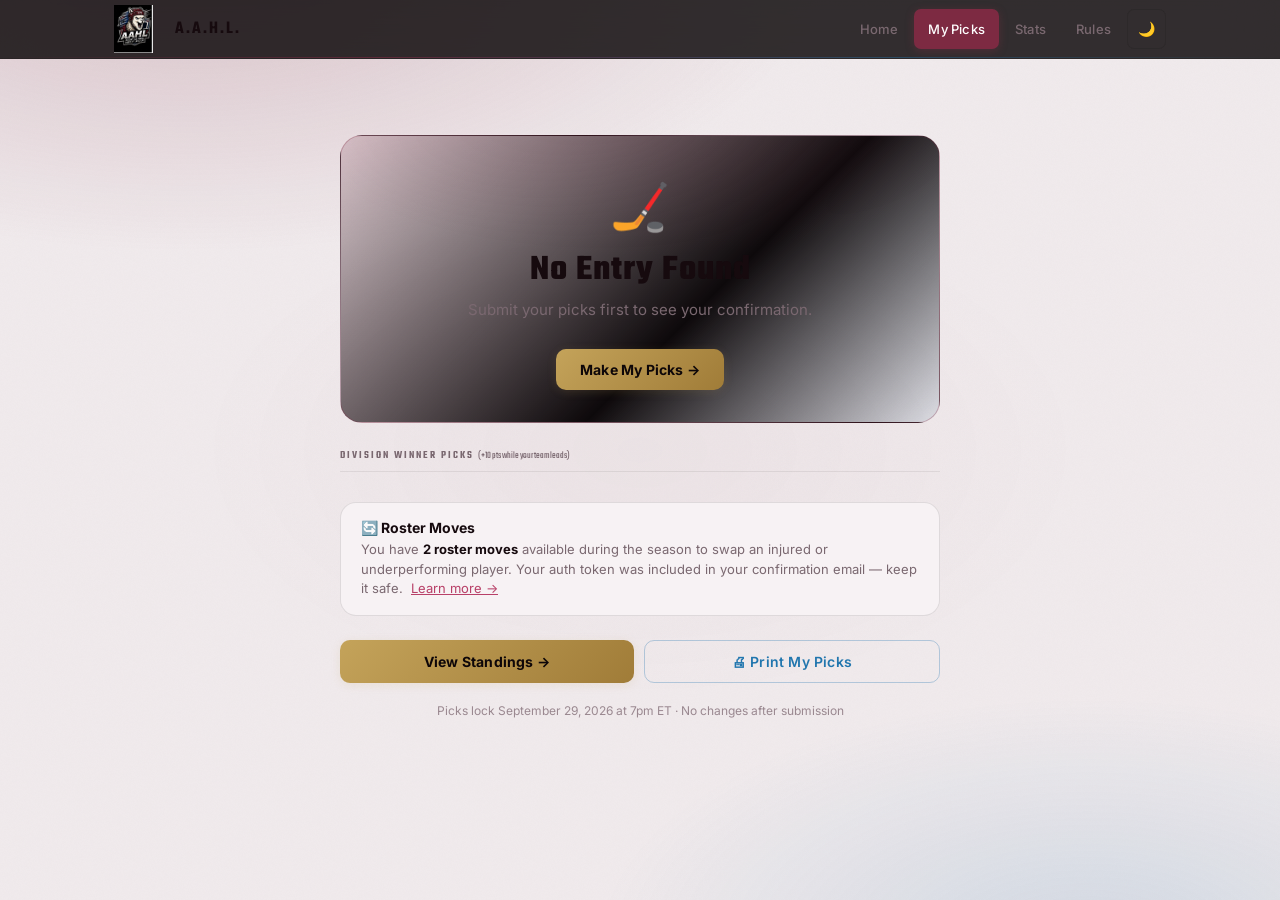
<file: Confirmation.html>
<!DOCTYPE html>
<html lang="en">
<head>
<meta charset="UTF-8">
<meta name="viewport" content="width=device-width, initial-scale=1.0">
<title>Entry Confirmed — AAHL</title>
<link href="https://fonts.googleapis.com/css2?family=Bebas+Neue&family=Inter:wght@300;400;500;600;700&family=Teko:wght@400;500;600;700&display=swap" rel="stylesheet">
<link rel="stylesheet" href="styles.css">
<link rel="icon" type="image/png" href="aahl-logo.png">
<style>
.confirm-wrap { max-width: 600px; margin: 0 auto; padding: 40px 0 80px; }

/* Hero */
.confirm-hero {
  text-align: center;
  padding: 40px 24px 32px;
  background: linear-gradient(135deg, rgba(125,42,66,0.15) 0%, rgba(8,4,6,0.98) 60%, rgba(33,118,174,0.08) 100%);
  border: 1px solid rgba(125,42,66,0.3);
  border-radius: var(--r3);
  margin-bottom: 24px;
  position: relative;
  overflow: hidden;
}
.confirm-hero::before {
  content: '';
  position: absolute; inset: 0;
  background: radial-gradient(ellipse 80% 60% at 50% 0%, rgba(125,42,66,0.12), transparent 70%);
  pointer-events: none;
}
.confirm-checkmark {
  width: 72px; height: 72px;
  background: linear-gradient(135deg, var(--burgundy), var(--burgundy2));
  border-radius: 50%;
  display: flex; align-items: center; justify-content: center;
  margin: 0 auto 20px;
  font-size: 32px;
  box-shadow: 0 0 30px rgba(125,42,66,0.4);
  animation: popIn 0.5s cubic-bezier(0.34,1.56,0.64,1);
}
@keyframes popIn {
  from { transform: scale(0); opacity: 0; }
  to   { transform: scale(1); opacity: 1; }
}
.confirm-title {
  font-family: 'Teko', sans-serif;
  font-size: 36px; font-weight: 700;
  letter-spacing: 1px; line-height: 1.1;
  margin-bottom: 8px;
}
.confirm-title span { color: var(--burgundy3); }
.confirm-subtitle { font-size: 15px; color: var(--muted); line-height: 1.5; }
.confirm-entry-id {
  display: inline-block;
  font-family: 'Teko', sans-serif; font-size: 13px;
  background: var(--surface2); border: 1px solid var(--border2);
  border-radius: 100px; padding: 4px 14px;
  color: var(--muted); letter-spacing: 0.5px;
  margin-top: 12px;
}

/* Payment card */
.payment-card {
  background: linear-gradient(135deg, rgba(196,163,90,0.08), rgba(8,4,6,0.95));
  border: 1px solid rgba(196,163,90,0.3);
  border-radius: var(--r2);
  padding: 20px 24px;
  margin-bottom: 20px;
  display: flex; align-items: flex-start; gap: 16px;
}
.payment-icon { font-size: 28px; flex-shrink: 0; margin-top: 2px; }
.payment-title { font-size: 15px; font-weight: 700; margin-bottom: 4px; }
.payment-detail { font-size: 13px; color: var(--muted); line-height: 1.5; }
.payment-email { font-family: 'Teko', sans-serif; font-size: 16px; font-weight: 600; color: var(--gold); letter-spacing: 0.5px; }

/* Picks table */
.picks-section { margin-bottom: 20px; }
.section-head {
  font-family: 'Teko', sans-serif; font-size: 11px; font-weight: 600;
  letter-spacing: 2px; text-transform: uppercase; color: var(--muted);
  margin-bottom: 10px; padding-bottom: 8px;
  border-bottom: 1px solid var(--border);
}
.picks-table { width: 100%; border-collapse: collapse; }
.picks-table tr { border-bottom: 1px solid var(--border); }
.picks-table tr:last-child { border-bottom: none; }
.picks-table td { padding: 9px 14px; font-size: 13px; }
.pt-box { font-family: 'Teko', sans-serif; font-size: 11px; color: var(--muted); width: 100px; }
.pt-pos { width: 32px; }
.pt-pos-badge {
  display: inline-flex; align-items: center; justify-content: center;
  width: 22px; height: 22px; border-radius: 4px;
  font-family: 'Teko', sans-serif; font-size: 10px; font-weight: 700;
  color: #fff;
}
.pt-name { font-weight: 600; }
.picks-group { background: var(--surface); border: 1px solid var(--border); border-radius: var(--r2); overflow: hidden; margin-bottom: 8px; }
.picks-group-head {
  padding: 8px 14px;
  background: var(--surface2);
  border-bottom: 1px solid var(--border);
  font-family: 'Teko', sans-serif; font-size: 10px; font-weight: 600;
  letter-spacing: 1.5px; text-transform: uppercase; color: var(--muted);
}

/* Division picks */
.div-confirm-grid { display: grid; grid-template-columns: 1fr 1fr; gap: 8px; }
.div-confirm-item {
  background: var(--surface); border: 1px solid var(--border);
  border-radius: var(--r); padding: 12px 14px;
  display: flex; justify-content: space-between; align-items: center;
}
.div-confirm-name { font-family: 'Teko', sans-serif; font-size: 12px; color: var(--muted); text-transform: uppercase; letter-spacing: 1px; }
.div-confirm-pick { font-size: 13px; font-weight: 700; }

/* Actions */
.confirm-actions { display: flex; gap: 10px; margin-top: 24px; }
.confirm-actions .btn { flex: 1; justify-content: center; }

/* Print friendly */
@media print {
  header, .ticker-wrap, .confirm-actions, .payment-card { display: none; }
  body { background: white; color: black; }
  .confirm-hero { border: 1px solid #ddd; background: none; }
}

@media(max-width:640px) {
  .div-confirm-grid { grid-template-columns: 1fr; }
  .confirm-actions { flex-direction: column; }
  .confirm-title { font-size: 28px; }
}
</style>
</head>
<body>

<header>
  <div class="header-inner">
    <div class="wordmark" onclick="window.location.href='index.html'">
      <img src="aahl-logo.png" alt="AAHL" style="height:48px;width:auto;margin-right:12px;">
      <div class="wordmark-text">A.A.H.L.</div>
    </div>
    <nav>
      <button class="nav-btn" onclick="window.location.href='index.html'">Home</button>
      <button class="nav-btn active">My Picks</button>
      <button class="nav-btn" onclick="window.location.href='standings.html'">Stats</button>
      <button class="nav-btn" onclick="window.location.href='rules.html'">Rules</button>
    </nav>
  </div>
</header>

<div class="page on">
<div class="wrap">
<div class="confirm-wrap">

  <!-- Hero -->
  <div class="confirm-hero">
    <div class="confirm-checkmark">✓</div>
    <div class="confirm-title">You're in, <span id="confirm-name">champ</span>!</div>
    <div class="confirm-subtitle">
      Your entry <strong id="confirm-team"></strong> has been received and locked in.<br>
      A confirmation email has been sent to <strong id="confirm-email"></strong>.
    </div>
    <div class="confirm-entry-id" id="confirm-entry-id">Loading…</div>
  </div>

  <!-- Payment -->
  <div class="payment-card">
    <div class="payment-icon">💳</div>
    <div>
      <div class="payment-title">Payment Required to Secure Your Spot</div>
      <div class="payment-detail">
        Send <strong>$10</strong> via e-transfer to<br>
        <span class="payment-email">matt.hope@rocketmail.com</span><br>
        <span style="margin-top:4px;display:block">Include your name in the memo. Unpaid entries may be removed.</span>
      </div>
    </div>
  </div>

  <!-- Picks -->
  <div class="picks-section">
    <div class="section-head">Your 24 Player Picks</div>

    <div class="picks-group">
      <div class="picks-group-head">⛸ Forwards</div>
      <table class="picks-table" id="fwd-table"></table>
    </div>

    <div class="picks-group">
      <div class="picks-group-head">🛡 Defense</div>
      <table class="picks-table" id="def-table"></table>
    </div>

    <div class="picks-group">
      <div class="picks-group-head">🥅 Goalies</div>
      <table class="picks-table" id="gol-table"></table>
    </div>
  </div>

  <!-- Division Picks -->
  <div class="picks-section">
    <div class="section-head">Division Winner Picks <span style="font-size:10px;color:var(--muted);font-weight:400;text-transform:none;letter-spacing:0">(+10 pts while your team leads)</span></div>
    <div class="div-confirm-grid" id="div-confirm-grid"></div>
  </div>

  <!-- Roster Move note -->
  <div style="background:var(--surface2);border:1px solid var(--border2);border-radius:var(--r2);padding:16px 20px;margin-bottom:20px">
    <div style="font-size:14px;font-weight:700;margin-bottom:4px">🔄 Roster Moves</div>
    <div style="font-size:13px;color:var(--muted);line-height:1.5">
      You have <strong style="color:var(--text)">2 roster moves</strong> available during the season to swap an injured or underperforming player.
      Your auth token was included in your confirmation email — keep it safe.
      <a href="roster-move.html" style="color:var(--burgundy3);margin-left:4px">Learn more →</a>
    </div>
  </div>

  <!-- Actions -->
  <div class="confirm-actions">
    <button class="btn btn-gold" onclick="window.location.href='index.html'">View Standings →</button>
    <button class="btn btn-ghost" onclick="window.print()">🖨 Print My Picks</button>
  </div>

  <div style="text-align:center;margin-top:20px;font-size:12px;color:var(--muted2)">
    Picks lock September 29, 2026 at 7pm ET · No changes after submission
  </div>

</div>
</div>
</div>

<script src="main.js?v=6"></script>
<script>
const BOX_LABELS = [
  'Forwards 1','Forwards 2','Forwards 3','Forwards 4','Forwards 5','Forwards 6',
  'Forwards 7','Forwards 8','Forwards 9','Forwards 10','Forwards 11','Forwards 12',
  'Defense 1','Defense 2','Defense 3','Defense 4','Defense 5','Defense 6',
  'Goalie 1','Goalie 2','Goalie 3','Goalie 4','Goalie 5','Goalie 6'
];

function getPos(i) {
  if (i < 12) return 'F';
  if (i < 18) return 'D';
  return 'G';
}
function posColor(pos) {
  return pos === 'F' ? '#2176ae' : pos === 'D' ? '#7d2a42' : '#059669';
}

window.addEventListener('DOMContentLoaded', () => {
  // Load from sessionStorage
  const raw = sessionStorage.getItem('aahl_confirm');
  if (!raw) {
    // No data — redirect to home
    document.querySelector('.confirm-hero').innerHTML = `
      <div style="font-size:48px;margin-bottom:16px">🏒</div>
      <div class="confirm-title">No Entry Found</div>
      <div class="confirm-subtitle">Submit your picks first to see your confirmation.</div>
      <br><button class="btn btn-gold" onclick="window.location.href='picks.html'" style="margin-top:8px">Make My Picks →</button>`;
    document.querySelector('.payment-card').style.display = 'none';
    document.querySelector('.picks-section').style.display = 'none';
    document.getElementById('confirm-actions')?.remove();
    return;
  }

  const data = JSON.parse(raw);

  // Fill hero
  document.getElementById('confirm-name').textContent   = data.firstName;
  document.getElementById('confirm-team').textContent   = data.teamName;
  document.getElementById('confirm-email').textContent  = data.email;
  document.getElementById('confirm-entry-id').textContent = `Entry ID: ${data.entryId}`;

  // Picks tables
  const fwds = [], defs = [], gols = [];
  (data.picks || []).forEach((name, i) => {
    if (!name) return;
    const pos = getPos(i);
    const label = BOX_LABELS[i] || `Box ${i+1}`;
    const row = `<tr>
      <td class="pt-box">${label}</td>
      <td class="pt-pos"><span class="pt-pos-badge" style="background:${posColor(pos)}">${pos}</span></td>
      <td class="pt-name">${name}</td>
    </tr>`;
    if (pos === 'F') fwds.push(row);
    else if (pos === 'D') defs.push(row);
    else gols.push(row);
  });
  document.getElementById('fwd-table').innerHTML = fwds.join('');
  document.getElementById('def-table').innerHTML = defs.join('');
  document.getElementById('gol-table').innerHTML = gols.join('');

  // Division picks
  const divs = data.divisions || {};
  const divNames = [
    ['Atlantic', divs.atlantic],
    ['Metropolitan', divs.metropolitan],
    ['Central', divs.central],
    ['Pacific', divs.pacific],
  ];
  document.getElementById('div-confirm-grid').innerHTML = divNames.map(([name, pick]) => `
    <div class="div-confirm-item">
      <div>
        <div class="div-confirm-name">${name}</div>
        <div class="div-confirm-pick">${pick || '—'}</div>
      </div>
      ${pick ? '<span style="color:var(--green);font-size:16px">✓</span>' : '<span style="color:var(--muted);font-size:14px">—</span>'}
    </div>`).join('');

  // Clear session after rendering so refresh doesn't re-show stale data
  // (keep for 5 min in case user wants to print)
  setTimeout(() => sessionStorage.removeItem('aahl_confirm'), 300000);
});
</script>
</body>
</html>
</file>
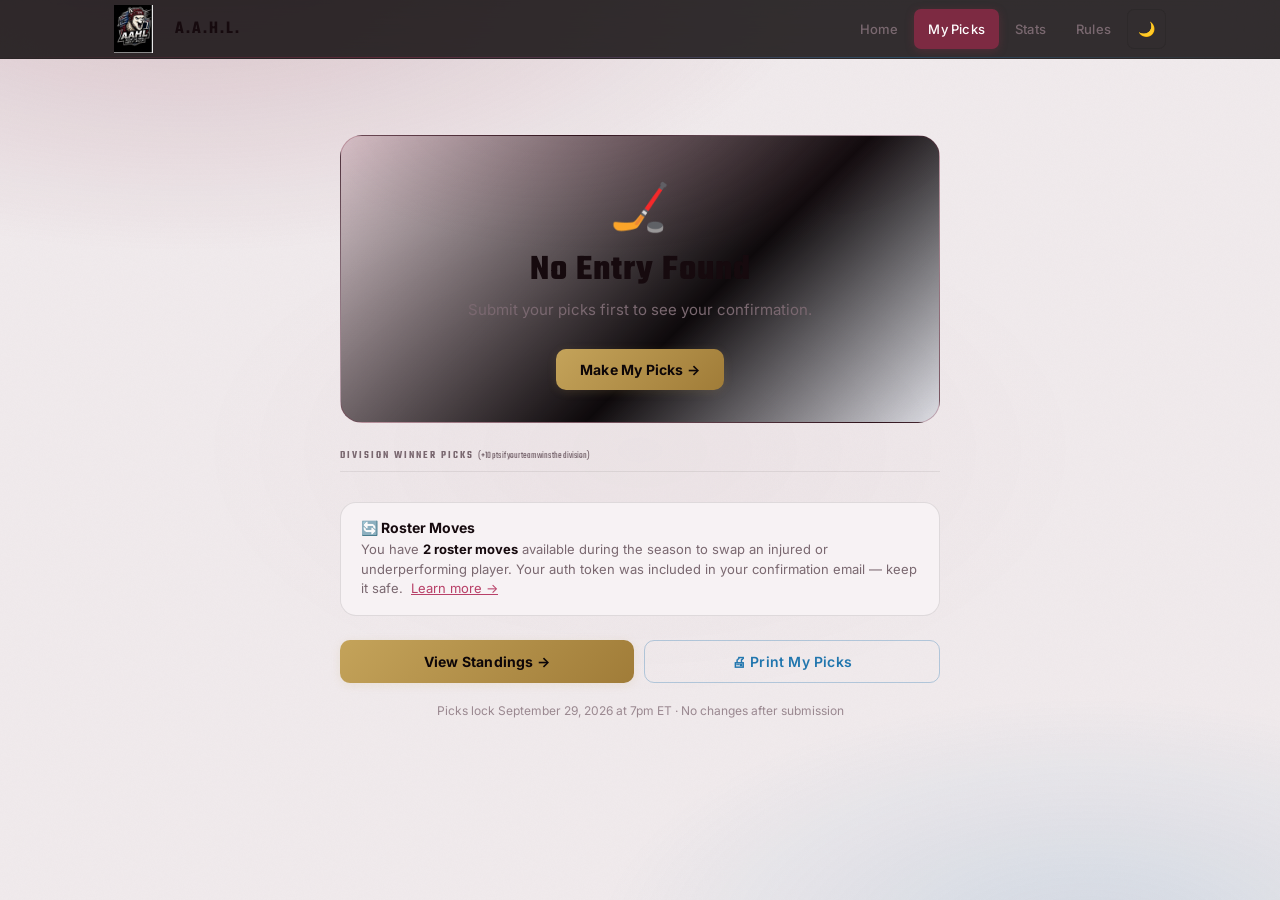
<file: confirmation.html>
<!DOCTYPE html>
<html lang="en">
<head>
<meta charset="UTF-8">
<meta name="viewport" content="width=device-width, initial-scale=1.0">
<title>Entry Confirmed — AAHL</title>
<link href="https://fonts.googleapis.com/css2?family=Bebas+Neue&family=Inter:wght@300;400;500;600;700&family=Teko:wght@400;500;600;700&display=swap" rel="stylesheet">
<link rel="stylesheet" href="styles.css">
<link rel="icon" type="image/png" href="aahl-logo.png">
<style>
.confirm-wrap { max-width:600px;margin:0 auto;padding:40px 0 80px; }
.confirm-hero { text-align:center;padding:40px 24px 32px;background:linear-gradient(135deg,rgba(125,42,66,0.15) 0%,rgba(8,4,6,0.98) 60%,rgba(33,118,174,0.08) 100%);border:1px solid rgba(125,42,66,0.3);border-radius:var(--r3);margin-bottom:24px;position:relative;overflow:hidden; }
.confirm-hero::before { content:'';position:absolute;inset:0;background:radial-gradient(ellipse 80% 60% at 50% 0%,rgba(125,42,66,0.12),transparent 70%);pointer-events:none; }
.confirm-checkmark { width:72px;height:72px;background:linear-gradient(135deg,var(--burgundy),var(--burgundy2));border-radius:50%;display:flex;align-items:center;justify-content:center;margin:0 auto 20px;font-size:32px;box-shadow:0 0 30px rgba(125,42,66,0.4);animation:popIn 0.5s cubic-bezier(0.34,1.56,0.64,1); }
@keyframes popIn { from{transform:scale(0);opacity:0} to{transform:scale(1);opacity:1} }
.confirm-title { font-family:'Teko',sans-serif;font-size:36px;font-weight:700;letter-spacing:1px;line-height:1.1;margin-bottom:8px; }
.confirm-title span { color:var(--burgundy3); }
.confirm-subtitle { font-size:15px;color:var(--muted);line-height:1.5; }
.confirm-entry-id { display:inline-block;font-family:'Teko',sans-serif;font-size:13px;background:var(--surface2);border:1px solid var(--border2);border-radius:100px;padding:4px 14px;color:var(--muted);letter-spacing:0.5px;margin-top:12px; }
.payment-card { background:linear-gradient(135deg,rgba(196,163,90,0.08),rgba(8,4,6,0.95));border:1px solid rgba(196,163,90,0.3);border-radius:var(--r2);padding:20px 24px;margin-bottom:20px;display:flex;align-items:flex-start;gap:16px; }
.payment-icon { font-size:28px;flex-shrink:0;margin-top:2px; }
.payment-title { font-size:15px;font-weight:700;margin-bottom:4px; }
.payment-detail { font-size:13px;color:var(--muted);line-height:1.5; }
.payment-email { font-family:'Teko',sans-serif;font-size:16px;font-weight:600;color:var(--gold);letter-spacing:0.5px; }
.picks-section { margin-bottom:20px; }
.section-head { font-family:'Teko',sans-serif;font-size:11px;font-weight:600;letter-spacing:2px;text-transform:uppercase;color:var(--muted);margin-bottom:10px;padding-bottom:8px;border-bottom:1px solid var(--border); }
.picks-table { width:100%;border-collapse:collapse; }
.picks-table tr { border-bottom:1px solid var(--border); }
.picks-table tr:last-child { border-bottom:none; }
.picks-table td { padding:9px 14px;font-size:13px; }
.pt-box { font-family:'Teko',sans-serif;font-size:11px;color:var(--muted);width:100px; }
.pt-pos { width:32px; }
.pt-pos-badge { display:inline-flex;align-items:center;justify-content:center;width:22px;height:22px;border-radius:4px;font-family:'Teko',sans-serif;font-size:10px;font-weight:700;color:#fff; }
.pt-name { font-weight:600; }
.picks-group { background:var(--surface);border:1px solid var(--border);border-radius:var(--r2);overflow:hidden;margin-bottom:8px; }
.picks-group-head { padding:8px 14px;background:var(--surface2);border-bottom:1px solid var(--border);font-family:'Teko',sans-serif;font-size:10px;font-weight:600;letter-spacing:1.5px;text-transform:uppercase;color:var(--muted); }
.div-confirm-grid { display:grid;grid-template-columns:1fr 1fr;gap:8px; }
.div-confirm-item { background:var(--surface);border:1px solid var(--border);border-radius:var(--r);padding:12px 14px;display:flex;justify-content:space-between;align-items:center; }
.div-confirm-name { font-family:'Teko',sans-serif;font-size:12px;color:var(--muted);text-transform:uppercase;letter-spacing:1px; }
.div-confirm-pick { font-size:13px;font-weight:700; }
.confirm-actions { display:flex;gap:10px;margin-top:24px; }
.confirm-actions .btn { flex:1;justify-content:center; }
@media print {
  *{color:#000!important;background:#fff!important;border-color:#ddd!important;box-shadow:none!important}
  header,.ticker-wrap,.confirm-actions,.payment-card,#roster-move-note,.confirm-hero{display:none!important}
  @page{margin:10mm;size:letter}
  .print-header{display:block!important;border-bottom:2px solid #000;padding-bottom:8px;margin-bottom:14px}
  .picks-section{margin-bottom:10px!important}
  .section-head{font-size:9px;margin-bottom:6px}
  .print-picks-grid{display:grid;grid-template-columns:1fr 1fr 1fr;gap:8px}
  .picks-group{border:1px solid #ddd;border-radius:4px}
  .picks-group-head{display:none}
  .picks-table td{padding:3px 8px;font-size:11px;border-bottom:1px solid #eee}
  .pt-pos-badge{width:14px;height:14px;font-size:8px}
  .div-confirm-grid{grid-template-columns:repeat(4,1fr)!important;gap:6px}
  .div-confirm-item{border:1px solid #ddd;border-radius:4px;padding:6px 8px}
  .div-confirm-name{font-size:9px}
  .div-confirm-pick{font-size:12px;font-weight:bold}
  .confirm-wrap,.wrap,.page{padding:0!important}
}
@media(max-width:640px) {
  .div-confirm-grid{grid-template-columns:1fr}
  .confirm-actions{flex-direction:column}
  .confirm-title{font-size:28px}
}
</style>
</head>
<body>

<header>
  <div class="header-inner">
    <div class="wordmark" onclick="window.location.href='index.html'">
      <img src="aahl-logo.png" alt="AAHL" style="height:48px;width:auto;margin-right:12px;">
      <div class="wordmark-text">A.A.H.L.</div>
    </div>
    <nav>
      <button class="nav-btn" onclick="window.location.href='index.html'">Home</button>
      <button class="nav-btn active">My Picks</button>
      <button class="nav-btn" onclick="window.location.href='standings.html'">Stats</button>
      <button class="nav-btn" onclick="window.location.href='rules.html'">Rules</button>
    </nav>
  </div>
</header>

<div class="page on">
<div class="wrap">
<div class="confirm-wrap">

  <div class="confirm-hero">
    <div class="confirm-checkmark">✓</div>
    <div class="confirm-title">You're in, <span id="confirm-name">champ</span>!</div>
    <div class="confirm-subtitle">
      Your entry <strong id="confirm-team"></strong> has been received and locked in.<br>
      A confirmation email has been sent to <strong id="confirm-email"></strong>.
    </div>
    <div class="confirm-entry-id" id="confirm-entry-id">Loading…</div>
  </div>

  <!-- Print-only header -->
  <div class="print-header" style="display:none">
    <div style="display:flex;justify-content:space-between;align-items:baseline">
      <div>
        <div style="font-size:18px;font-weight:800" id="ph-title">AAHL 2026–27 — My Picks</div>
        <div style="font-size:12px;color:#444;margin-top:2px" id="ph-sub"></div>
      </div>
      <div style="font-size:10px;color:#666" id="ph-id"></div>
    </div>
  </div>

  <div class="payment-card">
    <div class="payment-icon">💳</div>
    <div>
      <div class="payment-title">Payment Required to Secure Your Spot</div>
      <div class="payment-detail">
        Send <strong>$10</strong> via e-transfer to<br>
        <span class="payment-email">matt.hope@rocketmail.com</span><br>
        <span style="margin-top:4px;display:block">Include your name in the memo. Unpaid entries may be removed.</span>
      </div>
    </div>
  </div>

  <div class="picks-section">
    <div class="section-head">Your 24 Player Picks</div>
    <div class="print-picks-grid">
      <div class="picks-group">
        <div class="picks-group-head">⛸ Forwards</div>
        <table class="picks-table" id="fwd-table"></table>
      </div>
      <div class="picks-group">
        <div class="picks-group-head">🛡 Defense</div>
        <table class="picks-table" id="def-table"></table>
      </div>
      <div class="picks-group">
        <div class="picks-group-head">🥅 Goalies</div>
        <table class="picks-table" id="gol-table"></table>
      </div>
    </div>
  </div>

  <div class="picks-section">
    <div class="section-head">Division Winner Picks <span style="font-size:10px;color:var(--muted);font-weight:400;text-transform:none;letter-spacing:0">(+10 pts if your team wins the division)</span></div>
    <div class="div-confirm-grid" id="div-confirm-grid"></div>
  </div>

  <!-- Roster Move note — single id, no duplicate -->
  <div id="roster-move-note" style="background:var(--surface2);border:1px solid var(--border2);border-radius:var(--r2);padding:16px 20px;margin-bottom:20px">
    <div style="font-size:14px;font-weight:700;margin-bottom:4px">🔄 Roster Moves</div>
    <div style="font-size:13px;color:var(--muted);line-height:1.5">
      You have <strong style="color:var(--text)">2 roster moves</strong> available during the season to swap an injured or underperforming player.
      Your auth token was included in your confirmation email — keep it safe.
      <a href="roster-move.html" style="color:var(--burgundy3);margin-left:4px">Learn more →</a>
    </div>
  </div>

  <div class="confirm-actions">
    <button class="btn btn-gold" onclick="window.location.href='index.html'">View Standings →</button>
    <button class="btn btn-ghost" onclick="window.print()">🖨 Print My Picks</button>
  </div>

  <div style="text-align:center;margin-top:20px;font-size:12px;color:var(--muted2)">
    Picks lock September 29, 2026 at 7pm ET · No changes after submission
  </div>

</div>
</div>
</div>

<script src="data.js?v=1"></script>
<script src="main.js?v=8"></script>
<script>
const BOX_LABELS = [
  'Forwards 1','Forwards 2','Forwards 3','Forwards 4','Forwards 5','Forwards 6',
  'Forwards 7','Forwards 8','Forwards 9','Forwards 10','Forwards 11','Forwards 12',
  'Defense 1','Defense 2','Defense 3','Defense 4','Defense 5','Defense 6',
  'Goalie 1','Goalie 2','Goalie 3','Goalie 4','Goalie 5','Goalie 6'
];

function getPos(i) { return i<12?'F':i<18?'D':'G'; }
function posColor(pos) { return pos==='F'?'#2176ae':pos==='D'?'#7d2a42':'#059669'; }

window.addEventListener('DOMContentLoaded', () => {
  const raw = sessionStorage.getItem('aahl_confirm');
  if (!raw) {
    document.querySelector('.confirm-hero').innerHTML = `
      <div style="font-size:48px;margin-bottom:16px">🏒</div>
      <div class="confirm-title">No Entry Found</div>
      <div class="confirm-subtitle">Submit your picks first to see your confirmation.</div>
      <br><button class="btn btn-gold" onclick="window.location.href='picks.html'" style="margin-top:8px">Make My Picks →</button>`;
    document.querySelector('.payment-card').style.display = 'none';
    document.querySelector('.picks-section').style.display = 'none';
    return;
  }

  const data = JSON.parse(raw);

  document.getElementById('confirm-name').textContent  = data.firstName;
  document.getElementById('confirm-team').textContent  = data.teamName;
  document.getElementById('confirm-email').textContent = data.email;
  document.getElementById('confirm-entry-id').textContent = `Entry ID: ${data.entryId}`;

  const ph = document.getElementById('ph-title');
  const ps = document.getElementById('ph-sub');
  const pi = document.getElementById('ph-id');
  if (ph) ph.textContent = `AAHL 2026–27 — ${data.teamName}`;
  if (ps) ps.textContent = `${data.firstName} ${data.lastName} · ${data.email}`;
  if (pi) pi.textContent = `Entry ID: ${data.entryId}`;

  const fwds = [], defs = [], gols = [];
  (data.picks || []).forEach((name, i) => {
    if (!name) return;
    const pos = getPos(i);
    const label = BOX_LABELS[i] || `Box ${i+1}`;
    const row = `<tr>
      <td class="pt-box">${label}</td>
      <td class="pt-pos"><span class="pt-pos-badge" style="background:${posColor(pos)}">${pos}</span></td>
      <td class="pt-name">${name}</td>
    </tr>`;
    if (pos==='F') fwds.push(row);
    else if (pos==='D') defs.push(row);
    else gols.push(row);
  });
  document.getElementById('fwd-table').innerHTML = fwds.join('');
  document.getElementById('def-table').innerHTML = defs.join('');
  document.getElementById('gol-table').innerHTML = gols.join('');

  const divs = data.divisions || {};
  document.getElementById('div-confirm-grid').innerHTML = [
    ['Atlantic', divs.atlantic],
    ['Metropolitan', divs.metropolitan],
    ['Central', divs.central],
    ['Pacific', divs.pacific],
  ].map(([name, pick]) => `
    <div class="div-confirm-item">
      <div>
        <div class="div-confirm-name">${name}</div>
        <div class="div-confirm-pick">${pick || '—'}</div>
      </div>
      ${pick ? '<span style="color:var(--green);font-size:16px">✓</span>' : '<span style="color:var(--muted);font-size:14px">—</span>'}
    </div>`).join('');

  setTimeout(() => sessionStorage.removeItem('aahl_confirm'), 300000);
});
</script>
</body>
</html>
</file>
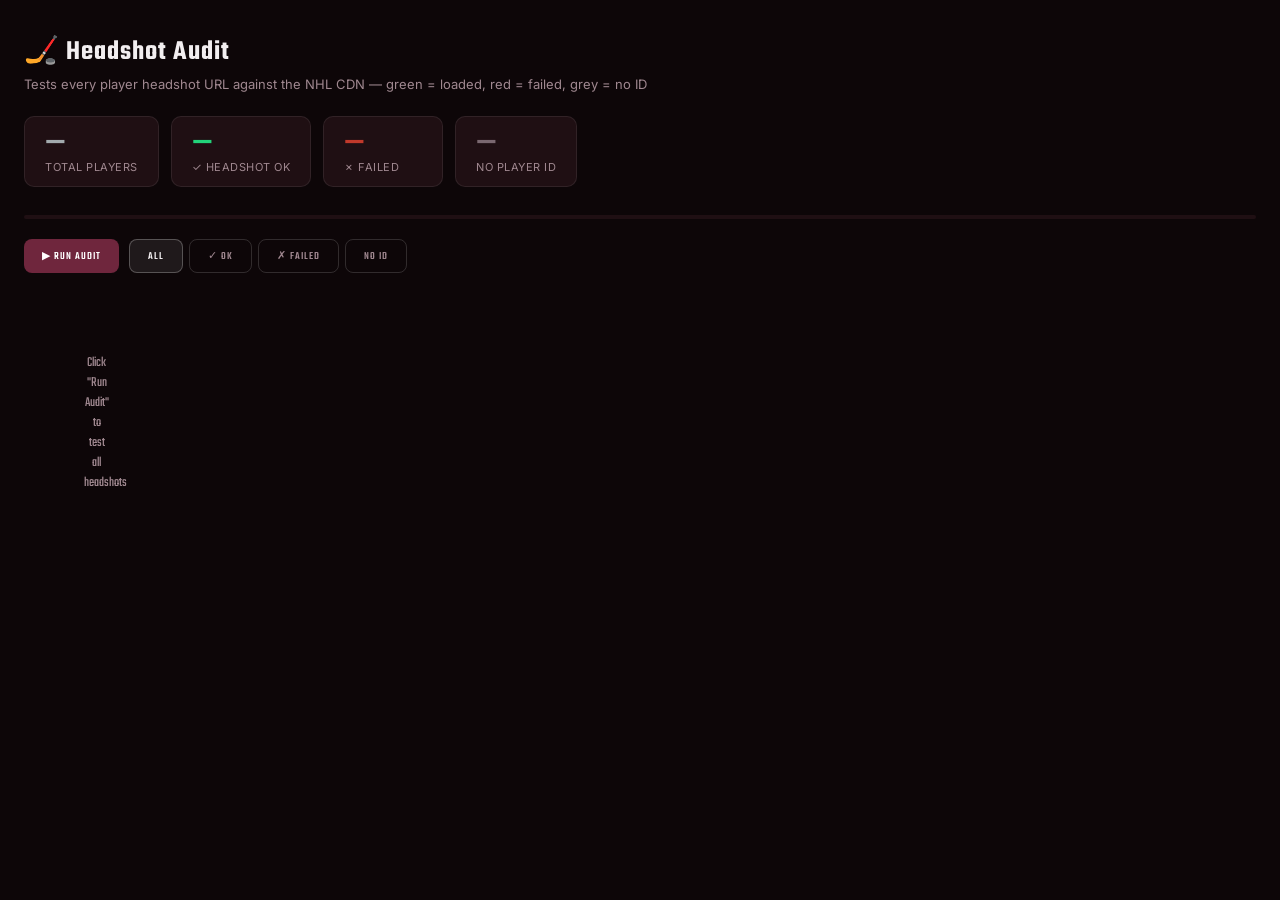
<file: headshot-audit.html>
<!DOCTYPE html>
<html lang="en">
<head>
<meta charset="UTF-8">
<meta name="viewport" content="width=device-width, initial-scale=1.0">
<title>Headshot Audit — AAHL</title>
<link href="https://fonts.googleapis.com/css2?family=Teko:wght@400;500;600;700&family=Inter:wght@400;500;600&display=swap" rel="stylesheet">
<style>
*,*::before,*::after{box-sizing:border-box;margin:0;padding:0}
body{font-family:'Inter',sans-serif;background:#0d0608;color:#f2eef0;min-height:100vh;padding:32px 24px}
h1{font-family:'Teko',sans-serif;font-size:28px;font-weight:600;letter-spacing:1px;margin-bottom:4px}
.sub{font-size:13px;color:#a08890;margin-bottom:24px}

.summary{display:flex;gap:12px;flex-wrap:wrap;margin-bottom:28px}
.stat{background:#1f0f13;border:1px solid rgba(255,255,255,0.08);border-radius:10px;padding:12px 20px;min-width:120px}
.stat-val{font-family:'Teko',sans-serif;font-size:28px;font-weight:700;line-height:1}
.stat-val.green{color:#22d37a}
.stat-val.red{color:#c0392b}
.stat-val.gold{color:#A2AAAD}
.stat-lbl{font-size:11px;color:#a08890;margin-top:3px;letter-spacing:0.5px;text-transform:uppercase}

.controls{display:flex;gap:10px;margin-bottom:20px;flex-wrap:wrap}
.btn{padding:8px 18px;border-radius:8px;border:none;cursor:pointer;font-family:'Teko',sans-serif;font-size:11px;font-weight:500;letter-spacing:1px;text-transform:uppercase;transition:all 0.15s}
.btn-primary{background:#6F263D;color:#fff}
.btn-primary:hover{background:#8f3050}
.btn-ghost{background:none;border:1px solid rgba(255,255,255,0.15);color:#a08890}
.btn-ghost:hover{border-color:rgba(255,255,255,0.3);color:#f2eef0}
.btn-ghost.active{background:rgba(255,255,255,0.08);color:#f2eef0;border-color:rgba(255,255,255,0.25)}
.filter-bar{display:flex;gap:6px}

.grid{display:grid;grid-template-columns:repeat(auto-fill,minmax(140px,1fr));gap:10px}
.card{background:#160a0d;border:1px solid rgba(255,255,255,0.07);border-radius:10px;overflow:hidden;transition:border-color 0.2s}
.card.ok{border-color:rgba(34,211,122,0.3)}
.card.fail{border-color:rgba(192,57,43,0.35)}
.card.noid{border-color:rgba(162,170,173,0.2)}
.card.loading{border-color:rgba(255,255,255,0.07)}

.hs-wrap{width:100%;height:110px;background:#1f0f13;display:flex;align-items:center;justify-content:center;position:relative;overflow:hidden}
.hs-wrap img{width:100%;height:100%;object-fit:cover;object-position:top center}
.hs-ini{font-family:'Teko',sans-serif;font-size:28px;font-weight:700;color:#2a1419}
.hs-spinner{width:20px;height:20px;border:2px solid rgba(255,255,255,0.1);border-top-color:#6F263D;border-radius:50%;animation:spin 0.8s linear infinite}
@keyframes spin{to{transform:rotate(360deg)}}

.badge{position:absolute;top:6px;right:6px;font-family:'Teko',sans-serif;font-size:9px;font-weight:600;letter-spacing:0.5px;padding:2px 6px;border-radius:4px}
.badge-ok{background:rgba(34,211,122,0.9);color:#000}
.badge-fail{background:rgba(192,57,43,0.9);color:#fff}
.badge-noid{background:rgba(162,170,173,0.7);color:#000}

.card-body{padding:8px 10px}
.card-name{font-size:12px;font-weight:600;white-space:nowrap;overflow:hidden;text-overflow:ellipsis}
.card-meta{font-family:'Teko',sans-serif;font-size:10px;color:#a08890;margin-top:2px;display:flex;justify-content:space-between}
.card-id{font-family:'Teko',sans-serif;font-size:9px;color:#7a6870;margin-top:2px;white-space:nowrap;overflow:hidden;text-overflow:ellipsis}
.card-url-btn{font-family:'Teko',sans-serif;font-size:9px;color:#236192;cursor:pointer;text-decoration:underline;margin-top:2px;display:block;white-space:nowrap;overflow:hidden;text-overflow:ellipsis}

.progress-bar{background:#1f0f13;border-radius:100px;height:4px;overflow:hidden;margin-bottom:20px}
.progress-fill{height:100%;border-radius:100px;background:linear-gradient(90deg,#6F263D,#236192);transition:width 0.3s ease}

.empty{text-align:center;padding:60px;color:#a08890;font-family:'Teko',sans-serif;font-size:14px}
.fail-list{background:#160a0d;border:1px solid rgba(192,57,43,0.25);border-radius:10px;padding:16px 20px;margin-top:20px}
.fail-list h3{font-family:'Teko',sans-serif;font-size:12px;color:#c0392b;letter-spacing:1px;margin-bottom:10px;text-transform:uppercase}
.fail-list-item{font-size:12px;padding:4px 0;border-bottom:1px solid rgba(255,255,255,0.04);color:#f2eef0;display:flex;gap:8px;align-items:center}
.fail-list-item:last-child{border-bottom:none}
.fail-list-item .team{font-family:'Teko',sans-serif;font-size:10px;color:#a08890;width:32px;flex-shrink:0}
.fail-list-item .pid{font-family:'Teko',sans-serif;font-size:10px;color:#7a6870;margin-left:auto}
</style>
</head>
<body>

<h1>🏒 Headshot Audit</h1>
<div class="sub">Tests every player headshot URL against the NHL CDN — green = loaded, red = failed, grey = no ID</div>

<div class="summary">
  <div class="stat"><div class="stat-val gold" id="s-total">—</div><div class="stat-lbl">Total Players</div></div>
  <div class="stat"><div class="stat-val green" id="s-ok">—</div><div class="stat-lbl">✓ Headshot OK</div></div>
  <div class="stat"><div class="stat-val red" id="s-fail">—</div><div class="stat-lbl">✗ Failed</div></div>
  <div class="stat"><div class="stat-val" style="color:#7a6870" id="s-noid">—</div><div class="stat-lbl">No Player ID</div></div>
</div>

<div class="progress-bar"><div class="progress-fill" id="progress" style="width:0%"></div></div>

<div class="controls">
  <button class="btn btn-primary" onclick="runAudit()">▶ Run Audit</button>
  <div class="filter-bar">
    <button class="btn btn-ghost active" id="f-all" onclick="setFilter('all',this)">All</button>
    <button class="btn btn-ghost" id="f-ok" onclick="setFilter('ok',this)">✓ OK</button>
    <button class="btn btn-ghost" id="f-fail" onclick="setFilter('fail',this)">✗ Failed</button>
    <button class="btn btn-ghost" id="f-noid" onclick="setFilter('noid',this)">No ID</button>
  </div>
</div>

<div id="grid" class="grid"><div class="empty">Click "Run Audit" to test all headshots</div></div>
<div id="fail-summary"></div>

<script>
const PLAYERS_CSV = 'https://docs.google.com/spreadsheets/d/e/2PACX-1vQlbZGgMZjZhJIVIJoXKNASqTsn-sYJN5u9QmUGKGaJDdqXHbNSxbCeWR4qkS1PqCnP5AvVezXwOMzj/pub?gid=1949508708&single=true&output=csv&t=' + Date.now();

const TEAM_ABBREV = {
  'ANA':'ANA','BOS':'BOS','BUF':'BUF','CAR':'CAR','CBJ':'CBJ',
  'CGY':'CGY','CHI':'CHI','COL':'COL','DAL':'DAL','DET':'DET',
  'EDM':'EDM','FLA':'FLA','LA':'LAK','MIN':'MIN','MTL':'MTL',
  'NJ':'NJD','NSH':'NSH','NYI':'NYI','NYR':'NYR','OTT':'OTT',
  'PHI':'PHI','PIT':'PIT','SEA':'SEA','STL':'STL','TB':'TBL',
  'TOR':'TOR','UTA':'UTA','VAN':'VAN','VGK':'VGK','WSH':'WSH',
  'WPG':'WPG','ARI':'ARI',
};
const SEASON = '20252026';

let players = [], currentFilter = 'all', results = {};

async function loadPlayers() {
  const res = await fetch(PLAYERS_CSV);
  const text = await res.text();
  const lines = text.trim().split('\n').slice(2); // skip 2 header rows
  return lines.map(line => {
    const cols = []; let cur = '', inQ = false;
    for (const ch of line) {
      if (ch==='"'){inQ=!inQ;}
      else if(ch===','&&!inQ){cols.push(cur.trim());cur='';}
      else{cur+=ch;}
    }
    cols.push(cur.trim());
    return {
      name: (cols[0]||'').trim(),
      team: (cols[1]||'').trim(),
      pos:  (cols[2]||'').trim(),
      id:   (cols[16]||'').trim(),
    };
  }).filter(p => p.name && p.pos);
}

function getHeadshotUrl(player) {
  if (!player.id) return null;
  const team = TEAM_ABBREV[player.team] || player.team;
  return `https://assets.nhle.com/mugs/nhl/${SEASON}/${team}/${player.id}.png`;
}

function testImage(url) {
  return new Promise(resolve => {
    const img = new Image();
    img.onload  = () => resolve({ ok: true, url });
    img.onerror = () => resolve({ ok: false, url });
    img.src = url;
  });
}

async function runAudit() {
  document.getElementById('grid').innerHTML = '<div class="empty">Loading players…</div>';
  document.getElementById('fail-summary').innerHTML = '';
  results = {};

  try {
    players = await loadPlayers();
  } catch(e) {
    document.getElementById('grid').innerHTML = `<div class="empty">Failed to load players: ${e.message}</div>`;
    return;
  }

  updateStats();
  renderGrid();

  // Test each headshot
  let done = 0;
  const promises = players.map(async (p, i) => {
    const url = getHeadshotUrl(p);
    let status, result;

    if (!p.id) {
      status = 'noid'; result = { ok: false, url: null };
    } else {
      result = await testImage(url);
      status = result.ok ? 'ok' : 'fail';
    }

    results[p.name] = { status, url: result.url, player: p };
    done++;
    document.getElementById('progress').style.width = Math.round(done / players.length * 100) + '%';
    updateCard(i, p, status, result.url);
    updateStats();
  });

  await Promise.all(promises);
  document.getElementById('progress').style.width = '100%';
  renderFailSummary();
}

function updateCard(i, p, status, url) {
  const card = document.getElementById(`card-${i}`);
  if (!card) return;
  card.className = `card ${status}`;
  const wrap = card.querySelector('.hs-wrap');
  const ini = p.name.split(' ').map(w=>w[0]).join('').slice(0,2).toUpperCase();

  if (status === 'ok' && url) {
    wrap.innerHTML = `<img src="${url}" alt="${p.name}"><span class="badge badge-ok">✓</span>`;
  } else if (status === 'fail') {
    wrap.innerHTML = `<span class="hs-ini">${ini}</span><span class="badge badge-fail">✗</span>`;
  } else {
    wrap.innerHTML = `<span class="hs-ini">${ini}</span><span class="badge badge-noid">—</span>`;
  }
}

function renderGrid() {
  const grid = document.getElementById('grid');
  const ini = p => p.name.split(' ').map(w=>w[0]).join('').slice(0,2).toUpperCase();

  grid.innerHTML = players.map((p, i) => {
    const url = getHeadshotUrl(p);
    const team3 = TEAM_ABBREV[p.team] || p.team;
    return `<div class="card loading" id="card-${i}" data-status="loading" data-name="${p.name.toLowerCase()}">
      <div class="hs-wrap"><div class="hs-spinner"></div></div>
      <div class="card-body">
        <div class="card-name" title="${p.name}">${p.name}</div>
        <div class="card-meta"><span>${team3}</span><span>${p.pos}</span></div>
        <div class="card-id">${p.id || 'NO ID'}</div>
        ${url ? `<span class="card-url-btn" onclick="navigator.clipboard.writeText('${url}').then(()=>alert('Copied!'))" title="${url}">Copy URL</span>` : ''}
      </div>
    </div>`;
  }).join('');

  applyFilter();
}

function updateStats() {
  const ok   = Object.values(results).filter(r => r.status==='ok').length;
  const fail = Object.values(results).filter(r => r.status==='fail').length;
  const noid = Object.values(results).filter(r => r.status==='noid').length;
  document.getElementById('s-total').textContent = players.length;
  document.getElementById('s-ok').textContent    = ok;
  document.getElementById('s-fail').textContent  = fail;
  document.getElementById('s-noid').textContent  = noid;
}

function renderFailSummary() {
  const fails = Object.values(results).filter(r => r.status==='fail' || r.status==='noid');
  if (!fails.length) { document.getElementById('fail-summary').innerHTML = ''; return; }

  const items = fails.map(r => {
    const p = r.player;
    const label = r.status==='noid' ? 'No ID in sheet' : 'CDN 404';
    const color = r.status==='noid' ? '#7a6870' : '#c0392b';
    return `<div class="fail-list-item">
      <span class="team">${p.team}</span>
      <span>${p.name}</span>
      <span style="font-family:'Teko',sans-serif;font-size:9px;color:${color};margin-left:auto">${label}</span>
      <span class="pid">${p.id||'—'}</span>
    </div>`;
  }).join('');

  document.getElementById('fail-summary').innerHTML = `
    <div class="fail-list">
      <h3>⚠️ ${fails.length} players need attention</h3>
      ${items}
    </div>`;
}

function setFilter(f, btn) {
  currentFilter = f;
  document.querySelectorAll('.filter-bar .btn').forEach(b => b.classList.remove('active'));
  btn.classList.add('active');
  applyFilter();
}

function applyFilter() {
  document.querySelectorAll('.card').forEach((card, i) => {
    if (!players[i]) return;
    const r = results[players[i].name];
    const status = r ? r.status : 'loading';
    if (currentFilter === 'all' || currentFilter === status || (currentFilter==='loading' && !r)) {
      card.style.display = '';
    } else {
      card.style.display = 'none';
    }
  });
}
</script>
</body>
</html>
</file>
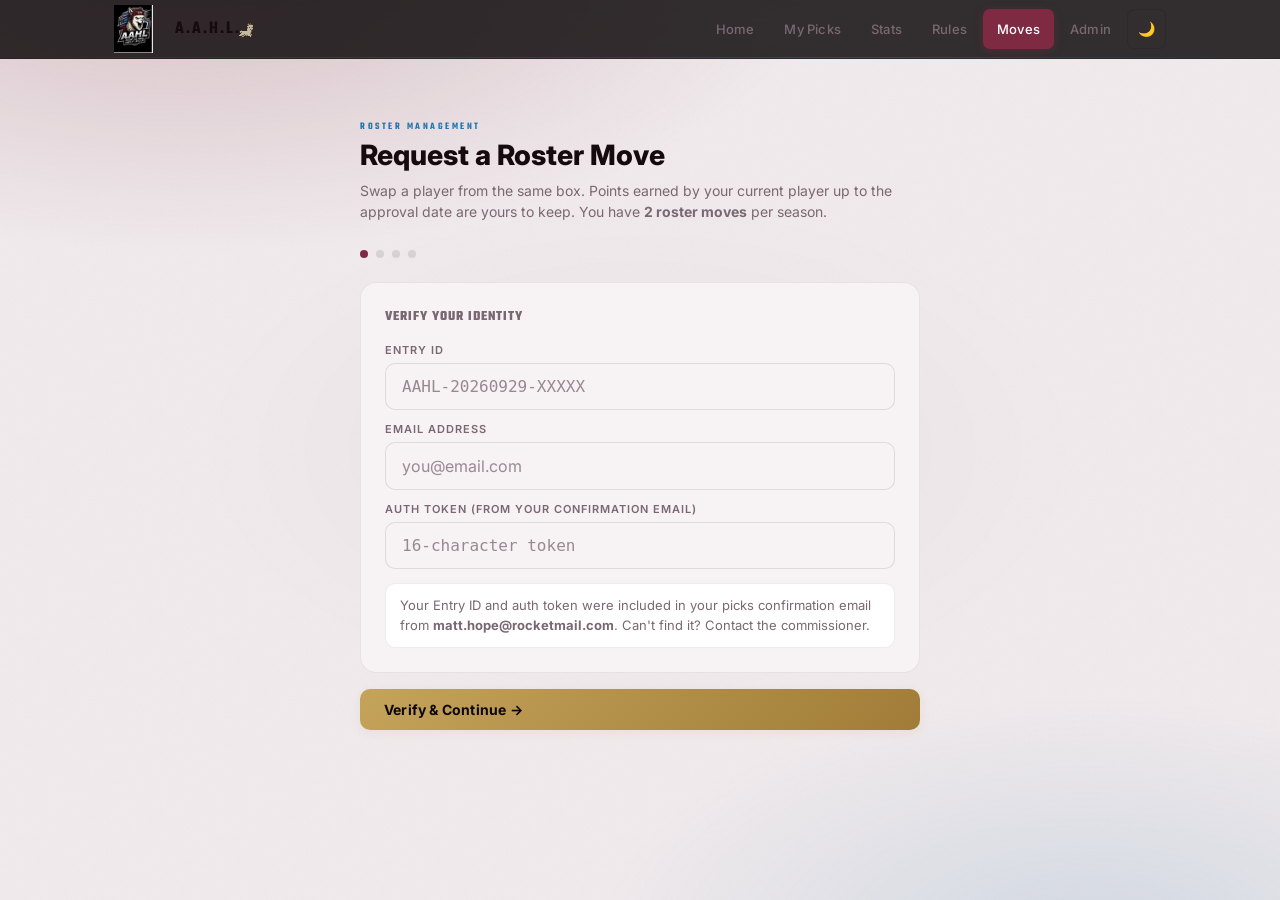
<file: Roster move.html>
<!DOCTYPE html>
<html lang="en">
<head>
<meta charset="UTF-8">
<meta name="viewport" content="width=device-width, initial-scale=1.0">
<title>Roster Move — AAHL</title>
<link href="https://fonts.googleapis.com/css2?family=Bebas+Neue&family=Inter:wght@300;400;500;600;700&family=Teko:wght@400;500;600;700&display=swap" rel="stylesheet">
<link rel="stylesheet" href="styles.css">
<link rel="icon" type="image/png" href="aahl-logo.png">
<style>
.rm-wrap { max-width: 560px; margin: 0 auto; padding: 24px 0 60px; }
.rm-hero { margin-bottom: 28px; }
.rm-hero .eyebrow { color: var(--accent); }
.rm-hero h1 { font-size: 28px; font-weight: 800; margin: 4px 0 8px; }
.rm-hero p { font-size: 14px; color: var(--muted); line-height: 1.5; }

/* Steps */
.rm-step { display: none; }
.rm-step.active { display: block; }
.step-indicator { display: flex; gap: 8px; margin-bottom: 24px; }
.step-dot { width: 8px; height: 8px; border-radius: 50%; background: var(--border2); transition: background 0.3s; }
.step-dot.active { background: var(--burgundy); }
.step-dot.done { background: #22d37a; }

/* Auth card */
.auth-card { background: var(--surface2); border: 1px solid var(--border); border-radius: var(--r2); padding: 24px; margin-bottom: 16px; }
.auth-card h3 { font-family: "Teko", sans-serif; font-size: 14px; letter-spacing: 1px; text-transform: uppercase; color: var(--muted); margin: 0 0 16px; }
.auth-note { font-size: 13px; color: var(--muted); line-height: 1.5; padding: 12px 14px; background: var(--surface); border: 1px solid var(--border); border-radius: var(--r); margin-top: 12px; }

/* Roster display */
.roster-grid { display: flex; flex-direction: column; gap: 6px; margin-bottom: 20px; }
.roster-row { display: flex; align-items: center; gap: 12px; padding: 10px 14px; background: var(--surface2); border: 1px solid var(--border); border-radius: var(--r); cursor: pointer; transition: all 0.15s; position: relative; }
.roster-row:hover { border-color: var(--burgundy); background: var(--surface3); }
.roster-row.selected { border-color: var(--burgundy); background: rgba(111,38,61,0.12); }
.roster-row.ir-row { opacity: 0.6; }
.roster-row .rr-pos { font-family: "Teko", sans-serif; font-size: 11px; font-weight: 700; padding: 2px 6px; border-radius: 4px; color: #fff; width: 24px; text-align: center; flex-shrink: 0; }
.roster-row .rr-name { flex: 1; font-size: 14px; font-weight: 600; }
.roster-row .rr-box { font-family: "Teko", sans-serif; font-size: 11px; color: var(--muted); }
.roster-row .rr-pts { font-family: "Teko", sans-serif; font-size: 16px; color: var(--burgundy2); }
.roster-row .rr-ir { font-size: 9px; font-weight: 700; padding: 1px 5px; border-radius: 3px; background: #c0392b; color: #fff; }
.roster-row .rr-moves { font-family: "Teko", sans-serif; font-size: 10px; color: var(--muted2); }

/* Box players */
.box-players { display: flex; flex-direction: column; gap: 6px; }
.box-player { display: flex; align-items: center; gap: 12px; padding: 12px 14px; background: var(--surface2); border: 2px solid var(--border); border-radius: var(--r); cursor: pointer; transition: all 0.15s; }
.box-player:hover { border-color: var(--accent); }
.box-player.selected { border-color: #22d37a; background: rgba(34,211,122,0.08); }
.box-player.current { opacity: 0.4; cursor: not-allowed; border-style: dashed; }
.bp-name { flex: 1; font-size: 14px; font-weight: 600; }
.bp-team { font-family: "Teko", sans-serif; font-size: 12px; color: var(--muted); }
.bp-pts { font-family: "Teko", sans-serif; font-size: 16px; color: var(--accent); }

/* Summary card */
.move-summary { background: var(--surface2); border: 1px solid var(--border); border-radius: var(--r2); overflow: hidden; margin-bottom: 20px; }
.ms-head { background: var(--burgundy); padding: 12px 16px; }
.ms-head h3 { font-family: "Teko", sans-serif; font-size: 13px; letter-spacing: 1px; text-transform: uppercase; color: #fff; margin: 0; }
.ms-body { padding: 16px; }
.ms-row { display: flex; justify-content: space-between; align-items: center; padding: 8px 0; border-bottom: 1px solid var(--border); font-size: 14px; }
.ms-row:last-child { border-bottom: none; }
.ms-lbl { color: var(--muted); font-size: 13px; }
.ms-val { font-weight: 600; }
.ms-old { color: #f87171; }
.ms-new { color: #4ade80; }
.ms-warning { font-size: 12px; color: var(--muted); background: var(--surface); border: 1px solid var(--border); border-radius: var(--r); padding: 10px 12px; margin-top: 12px; line-height: 1.5; }

/* Move history */
.move-history { margin-top: 20px; }
.mh-item { display: flex; align-items: center; gap: 10px; padding: 10px 14px; background: var(--surface2); border: 1px solid var(--border); border-radius: var(--r); margin-bottom: 6px; font-size: 13px; }
.mh-status { font-family: "Teko", sans-serif; font-size: 10px; font-weight: 700; padding: 2px 8px; border-radius: 4px; }
.mh-pending  { background: rgba(245,200,66,0.2); color: #fbbf24; }
.mh-approved { background: rgba(34,211,122,0.2); color: #4ade80; }
.mh-rejected { background: rgba(192,57,43,0.2); color: #f87171; }
.mh-info { flex: 1; }
.mh-players { font-weight: 600; }
.mh-box { font-size: 11px; color: var(--muted); font-family: "Teko", sans-serif; }
.mh-date { font-family: "Teko", sans-serif; font-size: 11px; color: var(--muted2); }

.moves-remaining { display: flex; align-items: center; gap: 8px; padding: 10px 14px; background: var(--surface2); border: 1px solid var(--border); border-radius: var(--r); margin-bottom: 16px; }
.mr-count { font-family: "Teko", sans-serif; font-size: 28px; font-weight: 700; color: var(--burgundy2); line-height: 1; }
.mr-lbl { font-size: 13px; color: var(--muted); }

.btn-back { background: none; border: 1px solid var(--border2); color: var(--muted); border-radius: var(--r); padding: 10px 18px; font-family: "Teko", sans-serif; font-size: 12px; letter-spacing: 1px; text-transform: uppercase; cursor: pointer; transition: all 0.15s; }
.btn-back:hover { border-color: var(--text); color: var(--text); }
.btn-row { display: flex; gap: 10px; }

.success-card { text-align: center; padding: 40px 24px; background: var(--surface2); border: 1px solid rgba(34,211,122,0.3); border-radius: var(--r2); }
.success-icon { font-size: 48px; margin-bottom: 16px; }
.success-card h2 { font-family: "Teko", sans-serif; font-size: 22px; letter-spacing: 1px; color: #4ade80; margin: 0 0 8px; }
.success-card p { font-size: 14px; color: var(--muted); line-height: 1.5; }
</style>
</head>
<body>

<header>
  <div class="header-inner">
    <div class="wordmark" onclick="window.location.href='index.html'">
      <img src="aahl-logo.png" alt="AAHL" style="height:48px;width:auto;margin-right:12px;">
      <div class="wordmark-text">A.A.H.L.</div>
    </div>
    <img src="alpaca-pixel.png" alt="" class="alpaca-runner">
    <nav>
      <button class="nav-btn" onclick="window.location.href='index.html'">Home</button>
      <button class="nav-btn" onclick="window.location.href='picks.html'">My Picks</button>
      <button class="nav-btn" onclick="window.location.href='standings.html'">Stats</button>
      <button class="nav-btn" onclick="window.location.href='rules.html'">Rules</button>
      <button class="nav-btn active">Moves</button>
      <button class="nav-btn" onclick="window.location.href='admin.html'">Admin</button>
    </nav>
  </div>
</header>

<div class="page on">
<div class="wrap">
<div class="rm-wrap">

  <div class="rm-hero">
    <div class="eyebrow">Roster Management</div>
    <h1>Request a Roster Move</h1>
    <p>Swap a player from the same box. Points earned by your current player up to the approval date are yours to keep. You have <strong>2 roster moves</strong> per season.</p>
  </div>

  <div class="step-indicator">
    <div class="step-dot active" id="dot-1"></div>
    <div class="step-dot" id="dot-2"></div>
    <div class="step-dot" id="dot-3"></div>
    <div class="step-dot" id="dot-4"></div>
  </div>

  <!-- STEP 1: Authenticate -->
  <div class="rm-step active" id="step-1">
    <div class="auth-card">
      <h3>Verify Your Identity</h3>
      <div class="field" style="margin-bottom:12px">
        <label>Entry ID</label>
        <input type="text" id="auth-entry-id" placeholder="AAHL-20260929-XXXXX" style="font-family:'DM Mono',monospace">
      </div>
      <div class="field" style="margin-bottom:12px">
        <label>Email address</label>
        <input type="email" id="auth-email" placeholder="you@email.com">
      </div>
      <div class="field">
        <label>Auth token <span style="font-size:11px;color:var(--muted)">(from your confirmation email)</span></label>
        <input type="text" id="auth-token" placeholder="16-character token" style="font-family:'DM Mono',monospace">
      </div>
      <div class="auth-note">
        Your Entry ID and auth token were included in your picks confirmation email from <strong>matt.hope@rocketmail.com</strong>. Can't find it? Contact the commissioner.
      </div>
    </div>
    <button class="btn btn-gold" onclick="if(typeof authenticate==='function'){authenticate();}else{alert('Page not loaded correctly. Please hard refresh (Ctrl+Shift+R) and try again.');}" style="width:100%">Verify & Continue →</button>
  </div>

  <!-- STEP 2: Select player to replace -->
  <div class="rm-step" id="step-2">
    <div class="moves-remaining">
      <div class="mr-count" id="moves-left">—</div>
      <div class="mr-lbl">roster moves remaining this season</div>
    </div>
    <div class="card" style="margin-bottom:16px">
      <div class="card-head"><span class="card-title">Your Roster</span><span style="font-size:12px;color:var(--muted)" id="team-name-lbl"></span></div>
      <div class="card-body" style="padding:8px">
        <p style="font-size:13px;color:var(--muted);padding:0 6px;margin-bottom:10px">Select the player you want to replace:</p>
        <div class="roster-grid" id="roster-grid"></div>
      </div>
    </div>

    <!-- Move history -->
    <div class="move-history" id="move-history-wrap" style="display:none">
      <div style="font-family:Teko,sans-serif;font-size:11px;letter-spacing:1px;text-transform:uppercase;color:var(--muted);margin-bottom:8px">Move History</div>
      <div id="move-history-list"></div>
    </div>
  </div>

  <!-- STEP 3: Select replacement from same box -->
  <div class="rm-step" id="step-3">
    <div class="card" style="margin-bottom:16px">
      <div class="card-head">
        <span class="card-title">Choose Replacement</span>
        <span style="font-size:12px;color:var(--muted)" id="box-label-display"></span>
      </div>
      <div class="card-body" style="padding:8px">
        <p style="font-size:13px;color:var(--muted);padding:0 6px;margin-bottom:10px">Select your replacement from the same box. Only players in the same box are eligible:</p>
        <div class="box-players" id="box-players-list"></div>
      </div>
    </div>
    <div class="btn-row">
      <button class="btn-back" onclick="goToStep(2)">← Back</button>
    </div>
  </div>

  <!-- STEP 4: Review & confirm -->
  <div class="rm-step" id="step-4">
    <div class="move-summary">
      <div class="ms-head"><h3>Move Summary</h3></div>
      <div class="ms-body">
        <div class="ms-row"><span class="ms-lbl">Box</span><span class="ms-val" id="sum-box">—</span></div>
        <div class="ms-row"><span class="ms-lbl">Dropping</span><span class="ms-val ms-old" id="sum-old">—</span></div>
        <div class="ms-row"><span class="ms-lbl">Adding</span><span class="ms-val ms-new" id="sum-new">—</span></div>
        <div class="ms-row"><span class="ms-lbl">Points kept</span><span class="ms-val" id="sum-pts-kept">All pts earned up to approval date</span></div>
        <div class="ms-row"><span class="ms-lbl">Moves after this</span><span class="ms-val" id="sum-moves-left">—</span></div>
        <div class="ms-warning">
          ⚠️ This move requires commissioner approval. Once approved, it cannot be undone. Your current player's points up to the approval date are locked in permanently.
        </div>
      </div>
    </div>
    <div class="btn-row">
      <button class="btn-back" onclick="goToStep(3)">← Back</button>
      <button class="btn btn-gold" style="flex:1" onclick="submitMove()">Submit Move Request →</button>
    </div>
  </div>

  <!-- SUCCESS -->
  <div class="rm-step" id="step-success">
    <div class="success-card">
      <div class="success-icon">🔄</div>
      <h2>Move Request Submitted</h2>
      <p id="success-msg">Your request is pending commissioner approval. You'll receive an email confirmation once it's been reviewed.</p>
      <br>
      <button class="btn btn-gold" onclick="window.location.href='index.html'" style="margin-top:8px">Back to Home</button>
    </div>
  </div>

</div>
</div>
</div>

<div class="toast" id="toast">
  <div class="toast-title" id="toast-t"></div>
  <div class="toast-body" id="toast-b"></div>
</div>

<script src="main.js?v=7" onerror="console.warn('main.js failed to load')"></script>
<script>
// WEBAPP_URL defined in main.js — no redeclaration needed
const RM_BOXES_CSV = 'https://docs.google.com/spreadsheets/d/e/2PACX-1vQlbZGgMZjZhJIVIJoXKNASqTsn-sYJN5u9QmUGKGaJDdqXHbNSxbCeWR4qkS1PqCnP5AvVezXwOMzj/pub?gid=1556726328&single=true&output=csv&t=' + Date.now();
const RM_ENTRIES_CSV = 'https://docs.google.com/spreadsheets/d/e/2PACX-1vQlbZGgMZjZhJIVIJoXKNASqTsn-sYJN5u9QmUGKGaJDdqXHbNSxbCeWR4qkS1PqCnP5AvVezXwOMzj/pub?gid=0&single=true&output=csv&t=' + Date.now();

let authData = null;
let myRoster = []; // [{name, boxNumber, boxLabel, pos, pts}]
let selectedOld = null;
let selectedNew = null;
let boxesData = {}; // boxNumber → [players]
let myMoves = [];
let movesUsed = 0;
const MAX_MOVES = 2;

// ── Pre-fill from URL params (from confirmation email link) ──
window.addEventListener('DOMContentLoaded', () => {
  try {
    const params = new URLSearchParams(window.location.search);
    if (params.get('entryId')) document.getElementById('auth-entry-id').value = params.get('entryId');
    if (params.get('email'))   document.getElementById('auth-email').value = params.get('email');
    if (params.get('token'))   document.getElementById('auth-token').value = params.get('token');

    // Fetch background data
    if (typeof fetchIRStatuses === 'function') fetchIRStatuses();
    if (typeof fetchPrevStats === 'function') fetchPrevStats();

    // Auto-authenticate if URL params present
    if (params.get('entryId') && params.get('token')) {
      setTimeout(authenticate, 800); // give main.js time to init
    }
  } catch(e) { console.warn('Init error:', e); }
});

async function authenticate() {
  const entryId = document.getElementById('auth-entry-id').value.trim();
  const email   = document.getElementById('auth-email').value.trim().toLowerCase();
  const token   = document.getElementById('auth-token').value.trim();

  if (!entryId || !email || !token) { toast('Missing fields', 'Please fill in all three fields.'); return; }

  // Load entry from entries CSV to verify
  try {
    const res = await fetch(RM_ENTRIES_CSV);
    const text = await res.text();
    const lines = text.trim().split('\n').slice(1);
    let found = null;
    lines.forEach(line => {
      const cols = parseCSVLine(line);
      if ((cols[0]||'').trim() === entryId && (cols[3]||'').trim().toLowerCase() === email) {
        found = {
          entryId:   cols[0].trim(),
          firstName: cols[1].trim(),
          lastName:  cols[2].trim(),
          email:     cols[3].trim(),
          teamName:  cols[5].trim(),
          picks:     cols.slice(8, 32).map(p => p.trim()),
        };
      }
    });

    if (!found) { toast('Not found', 'Entry ID and email do not match our records.'); return; }
    authData = { ...found, token };

    // Load boxes and player data in parallel
    await Promise.all([loadBoxes(), fetchPrevStats()]);

    // Build roster
    await buildMyRoster();

    // Load move history
    await loadMyMoves();

    goToStep(2);
  } catch(e) {
    toast('Error', 'Could not verify identity. Try again.');
    console.error(e);
  }
}

async function loadBoxes() {
  const res = await fetch(RM_BOXES_CSV);
  const text = await res.text();
  const lines = text.trim().split('\n').slice(1);
  boxesData = {};
  lines.forEach(line => {
    const cols = parseCSVLine(line);
    const boxId = parseInt(cols[0])||0;
    if (!boxId || !cols[3]) return;
    if (!boxesData[boxId]) boxesData[boxId] = { id: boxId, label: cols[1], type: cols[2], players: [] };
    boxesData[boxId].players.push({ name: cols[3].trim(), team: cols[4].trim(), pts: parseFloat(cols[6])||0 });
  });
}

async function buildMyRoster() {
  myRoster = authData.picks.map((name, i) => {
    const boxNum = i + 1;
    const boxInfo = boxesData[boxNum] || {};
    const pos = boxInfo.type || (i < 12 ? 'F' : i < 18 ? 'D' : 'G');
    const prevPts = calcPrevPts(PREV_STATS[name]) || 0;
    return { name, boxNumber: boxNum, boxLabel: boxInfo.label || `Box ${boxNum}`, pos, prevPts };
  }).filter(p => p.name);
}

async function loadMyMoves() {
  try {
    const res = await fetch(`${WEBAPP_URL}?action=getMyMoves&entryId=${encodeURIComponent(authData.entryId)}`);
    const data = await res.json();
    myMoves = data.moves || [];
    movesUsed = myMoves.filter(m => m.status === 'APPROVED').length;

    document.getElementById('moves-left').textContent = MAX_MOVES - movesUsed;
    document.getElementById('team-name-lbl').textContent = authData.teamName;

    // Show move history
    if (myMoves.length) {
      document.getElementById('move-history-wrap').style.display = 'block';
      document.getElementById('move-history-list').innerHTML = myMoves.map(m => `
        <div class="mh-item">
          <div class="mh-info">
            <div class="mh-players">${m.oldPlayer} → ${m.newPlayer}</div>
            <div class="mh-box">${m.boxLabel}</div>
          </div>
          <span class="mh-status mh-${m.status.toLowerCase()}">${m.status}</span>
          <div class="mh-date">${m.requestDate}</div>
        </div>`).join('');
    }

    // Render roster
    renderRoster();
  } catch(e) {
    console.warn('Could not load moves:', e);
    renderRoster();
  }
}

function renderRoster() {
  const grid = document.getElementById('roster-grid');
  grid.innerHTML = myRoster.map(p => {
    const isIR = IR_STATUS[p.name] || false;
    const hasMove = myMoves.find(m => m.boxNumber === p.boxNumber && m.status !== 'REJECTED');
    const posColor = p.pos==='G' ? '#059669' : p.pos==='D' ? '#7c3aed' : '#2563eb';

    return `<div class="roster-row${isIR?' ir-row':''}" onclick="selectPlayerToReplace(${p.boxNumber})" data-box="${p.boxNumber}">
      <span class="rr-pos" style="background:${posColor}">${p.pos}</span>
      <div style="flex:1">
        <div class="rr-name">${p.name}${isIR?' <span class="rr-ir">IR</span>':''}</div>
        <div class="rr-box">${p.boxLabel}</div>
      </div>
      ${hasMove ? `<span class="rr-moves">${hasMove.status}</span>` : ''}
      <div class="rr-pts">${p.prevPts}</div>
    </div>`;
  }).join('');
}

function selectPlayerToReplace(boxNumber) {
  if (movesUsed >= MAX_MOVES) {
    toast('No moves left', 'You have used all your roster moves this season.');
    return;
  }

  const hasApprovedMove = myMoves.find(m => m.boxNumber === boxNumber && m.status === 'APPROVED');
  if (hasApprovedMove) {
    toast('Already moved', 'You have already made an approved move for this box.');
    return;
  }

  const hasPendingMove = myMoves.find(m => m.boxNumber === boxNumber && m.status === 'PENDING');
  if (hasPendingMove) {
    toast('Pending move', 'You already have a pending move request for this box.');
    return;
  }

  selectedOld = myRoster.find(p => p.boxNumber === boxNumber);
  if (!selectedOld) return;

  // Highlight selected
  document.querySelectorAll('.roster-row').forEach(el => el.classList.remove('selected'));
  document.querySelector(`[data-box="${boxNumber}"]`)?.classList.add('selected');

  // Show box players
  renderBoxPlayers(boxNumber);
  document.getElementById('box-label-display').textContent = selectedOld.boxLabel;
  goToStep(3);
}

function renderBoxPlayers(boxNumber) {
  const box = boxesData[boxNumber];
  const list = document.getElementById('box-players-list');
  if (!box) { list.innerHTML = '<p style="color:var(--muted);font-size:13px;padding:8px">No box data available.</p>'; return; }

  const isCurrent = (name) => name === selectedOld?.name;
  const isOnRoster = (name) => myRoster.some(p => p.name === name);

  list.innerHTML = box.players.map(p => {
    const current = isCurrent(p.name);
    const onRoster = !current && isOnRoster(p.name);
    const isIR = IR_STATUS[p.name] || false;
    const prevPts = calcPrevPts(PREV_STATS[p.name]) || p.pts || 0;

    return `<div class="box-player${current?' current':''}" onclick="${current||onRoster?'':'selectReplacement(\''+ p.name +'\')'}" data-player="${p.name}">
      <div style="flex:1">
        <div class="bp-name">${p.name}${isIR?' <span style="font-size:9px;background:#c0392b;color:#fff;padding:1px 5px;border-radius:3px">IR</span>':''}${current?' <span style="font-size:10px;color:var(--muted)">(current)</span>':''}</div>
        <div class="bp-team">${p.team}${onRoster?' · already on your roster':''}</div>
      </div>
      <div class="bp-pts">${prevPts}</div>
    </div>`;
  }).join('');
}

function selectReplacement(playerName) {
  selectedNew = boxesData[selectedOld.boxNumber]?.players.find(p => p.name === playerName);
  if (!selectedNew) return;

  document.querySelectorAll('.box-player').forEach(el => el.classList.remove('selected'));
  document.querySelector(`[data-player="${playerName}"]`)?.classList.add('selected');

  // Populate summary
  document.getElementById('sum-box').textContent = selectedOld.boxLabel;
  document.getElementById('sum-old').textContent = selectedOld.name;
  document.getElementById('sum-new').textContent = selectedNew.name;
  document.getElementById('sum-moves-left').textContent = (MAX_MOVES - movesUsed - 1) + ' of ' + MAX_MOVES;

  setTimeout(() => goToStep(4), 150);
}

async function submitMove() {
  if (!selectedOld || !selectedNew) { toast('Error', 'Please select both players.'); return; }

  const btn = document.querySelector('#step-4 .btn-gold');
  btn.textContent = '⏳ Submitting…';
  btn.disabled = true;

  try {
    const res = await fetch(WEBAPP_URL, {
      method: 'POST',
      headers: { 'Content-Type': 'text/plain;charset=utf-8' },
      body: JSON.stringify({
        action:     'requestRosterMove',
        entryId:    authData.entryId,
        token:      authData.token,
        boxNumber:  selectedOld.boxNumber,
        boxLabel:   selectedOld.boxLabel,
        oldPlayer:  selectedOld.name,
        newPlayer:  selectedNew.name,
      })
    });
    const data = await res.json();

    if (data.success) {
      document.getElementById('success-msg').textContent =
        `Move request submitted (${selectedOld.name} → ${selectedNew.name}). ` +
        `${data.remaining} roster move(s) remaining. ` +
        `You'll receive an email confirmation once it's been reviewed.`;
      goToStep('success');
    } else {
      toast('Move failed', data.error || 'Something went wrong.');
    }
  } catch(e) {
    toast('Error', 'Could not submit move. Try again.');
  } finally {
    btn.textContent = 'Submit Move Request →';
    btn.disabled = false;
  }
}

function goToStep(n) {
  document.querySelectorAll('.rm-step').forEach(s => s.classList.remove('active'));
  document.getElementById(n === 'success' ? 'step-success' : `step-${n}`)?.classList.add('active');
  document.querySelectorAll('.step-dot').forEach((dot, i) => {
    dot.classList.toggle('active', i + 1 === n);
    dot.classList.toggle('done', i + 1 < n);
  });
  window.scrollTo(0, 0);
}

function parseCSVLine(line) {
  const cols = []; let cur = '', inQ = false;
  for (const ch of line) {
    if (ch === '"') { inQ = !inQ; }
    else if (ch === ',' && !inQ) { cols.push(cur.trim()); cur = ''; }
    else { cur += ch; }
  }
  cols.push(cur.trim());
  return cols;
}
</script>
</body>
</html>
</file>
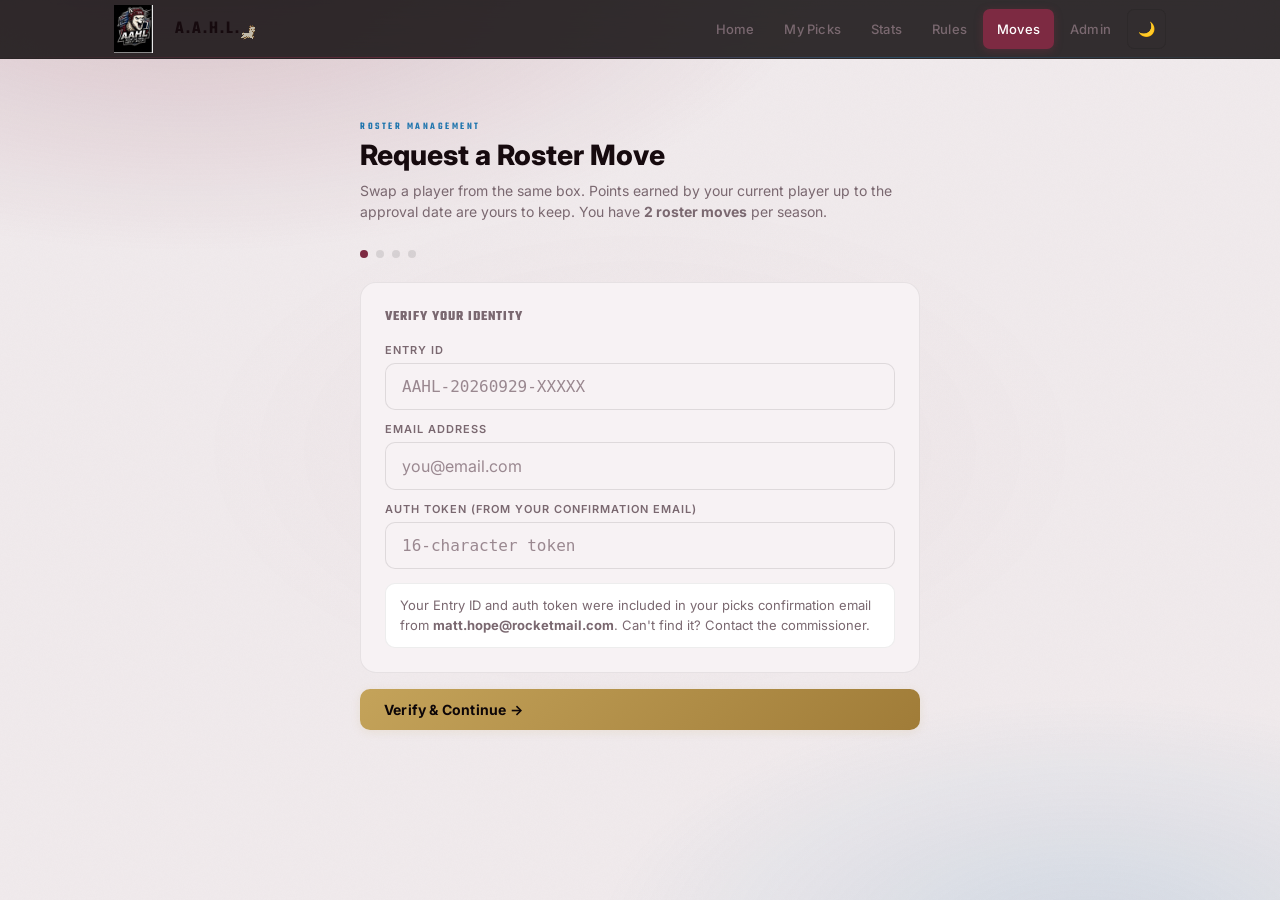
<file: roster-move.html>
<!DOCTYPE html>
<html lang="en">
<head>
<meta charset="UTF-8">
<meta name="viewport" content="width=device-width, initial-scale=1.0">
<title>Roster Move — AAHL</title>
<link href="https://fonts.googleapis.com/css2?family=Bebas+Neue&family=Inter:wght@300;400;500;600;700&family=Teko:wght@400;500;600;700&display=swap" rel="stylesheet">
<link rel="stylesheet" href="styles.css">
<link rel="icon" type="image/png" href="aahl-logo.png">
<style>
.rm-wrap { max-width:560px;margin:0 auto;padding:24px 0 60px; }
.rm-hero { margin-bottom:28px; }
.rm-hero .eyebrow { color:var(--accent); }
.rm-hero h1 { font-size:28px;font-weight:800;margin:4px 0 8px; }
.rm-hero p { font-size:14px;color:var(--muted);line-height:1.5; }
.rm-step { display:none; }
.rm-step.active { display:block; }
.step-indicator { display:flex;gap:8px;margin-bottom:24px; }
.step-dot { width:8px;height:8px;border-radius:50%;background:var(--border2);transition:background 0.3s; }
.step-dot.active { background:var(--burgundy); }
.step-dot.done { background:#22d37a; }
.auth-card { background:var(--surface2);border:1px solid var(--border);border-radius:var(--r2);padding:24px;margin-bottom:16px; }
.auth-card h3 { font-family:"Teko",sans-serif;font-size:14px;letter-spacing:1px;text-transform:uppercase;color:var(--muted);margin:0 0 16px; }
.auth-note { font-size:13px;color:var(--muted);line-height:1.5;padding:12px 14px;background:var(--surface);border:1px solid var(--border);border-radius:var(--r);margin-top:12px; }
.roster-grid { display:flex;flex-direction:column;gap:6px;margin-bottom:20px; }
.roster-row { display:flex;align-items:center;gap:12px;padding:10px 14px;background:var(--surface2);border:1px solid var(--border);border-radius:var(--r);cursor:pointer;transition:all 0.15s;position:relative; }
.roster-row:hover { border-color:var(--burgundy);background:var(--surface3); }
.roster-row.selected { border-color:var(--burgundy);background:rgba(111,38,61,0.12); }
.roster-row.ir-row { opacity:0.6; }
.roster-row .rr-pos { font-family:"Teko",sans-serif;font-size:11px;font-weight:700;padding:2px 6px;border-radius:4px;color:#fff;width:24px;text-align:center;flex-shrink:0; }
.roster-row .rr-name { flex:1;font-size:14px;font-weight:600; }
.roster-row .rr-box { font-family:"Teko",sans-serif;font-size:11px;color:var(--muted); }
.roster-row .rr-pts { font-family:"Teko",sans-serif;font-size:16px;color:var(--burgundy2); }
.roster-row .rr-ir { font-size:9px;font-weight:700;padding:1px 5px;border-radius:3px;background:#c0392b;color:#fff; }
.roster-row .rr-moves { font-family:"Teko",sans-serif;font-size:10px;color:var(--muted2); }
.box-players { display:flex;flex-direction:column;gap:6px; }
.box-player { display:flex;align-items:center;gap:12px;padding:12px 14px;background:var(--surface2);border:2px solid var(--border);border-radius:var(--r);cursor:pointer;transition:all 0.15s; }
.box-player:hover { border-color:var(--accent); }
.box-player.selected { border-color:#22d37a;background:rgba(34,211,122,0.08); }
.box-player.current { opacity:0.4;cursor:not-allowed;border-style:dashed; }
.bp-name { flex:1;font-size:14px;font-weight:600; }
.bp-team { font-family:"Teko",sans-serif;font-size:12px;color:var(--muted); }
.bp-pts { font-family:"Teko",sans-serif;font-size:16px;color:var(--accent); }
.move-summary { background:var(--surface2);border:1px solid var(--border);border-radius:var(--r2);overflow:hidden;margin-bottom:20px; }
.ms-head { background:var(--burgundy);padding:12px 16px; }
.ms-head h3 { font-family:"Teko",sans-serif;font-size:13px;letter-spacing:1px;text-transform:uppercase;color:#fff;margin:0; }
.ms-body { padding:16px; }
.ms-row { display:flex;justify-content:space-between;align-items:center;padding:8px 0;border-bottom:1px solid var(--border);font-size:14px; }
.ms-row:last-child { border-bottom:none; }
.ms-lbl { color:var(--muted);font-size:13px; }
.ms-val { font-weight:600; }
.ms-old { color:#f87171; }
.ms-new { color:#4ade80; }
.ms-warning { font-size:12px;color:var(--muted);background:var(--surface);border:1px solid var(--border);border-radius:var(--r);padding:10px 12px;margin-top:12px;line-height:1.5; }
.move-history { margin-top:20px; }
.mh-item { display:flex;align-items:center;gap:10px;padding:10px 14px;background:var(--surface2);border:1px solid var(--border);border-radius:var(--r);margin-bottom:6px;font-size:13px; }
.mh-status { font-family:"Teko",sans-serif;font-size:10px;font-weight:700;padding:2px 8px;border-radius:4px; }
.mh-pending  { background:rgba(245,200,66,0.2);color:#fbbf24; }
.mh-approved { background:rgba(34,211,122,0.2);color:#4ade80; }
.mh-rejected { background:rgba(192,57,43,0.2);color:#f87171; }
.mh-info { flex:1; }
.mh-players { font-weight:600; }
.mh-box { font-size:11px;color:var(--muted);font-family:"Teko",sans-serif; }
.mh-date { font-family:"Teko",sans-serif;font-size:11px;color:var(--muted2); }
.moves-remaining { display:flex;align-items:center;gap:8px;padding:10px 14px;background:var(--surface2);border:1px solid var(--border);border-radius:var(--r);margin-bottom:16px; }
.mr-count { font-family:"Teko",sans-serif;font-size:28px;font-weight:700;color:var(--burgundy2);line-height:1; }
.mr-lbl { font-size:13px;color:var(--muted); }
.btn-back { background:none;border:1px solid var(--border2);color:var(--muted);border-radius:var(--r);padding:10px 18px;font-family:"Teko",sans-serif;font-size:12px;letter-spacing:1px;text-transform:uppercase;cursor:pointer;transition:all 0.15s; }
.btn-back:hover { border-color:var(--text);color:var(--text); }
.btn-row { display:flex;gap:10px; }
.success-card { text-align:center;padding:40px 24px;background:var(--surface2);border:1px solid rgba(34,211,122,0.3);border-radius:var(--r2); }
.success-icon { font-size:48px;margin-bottom:16px; }
.success-card h2 { font-family:"Teko",sans-serif;font-size:22px;letter-spacing:1px;color:#4ade80;margin:0 0 8px; }
.success-card p { font-size:14px;color:var(--muted);line-height:1.5; }
</style>
</head>
<body>

<header>
  <div class="header-inner">
    <div class="wordmark" onclick="window.location.href='index.html'">
      <img src="aahl-logo.png" alt="AAHL" style="height:48px;width:auto;margin-right:12px;">
      <div class="wordmark-text">A.A.H.L.</div>
    </div>
    <img src="alpaca-pixel.png" alt="" class="alpaca-runner">
    <nav>
      <button class="nav-btn" onclick="window.location.href='index.html'">Home</button>
      <button class="nav-btn" onclick="window.location.href='picks.html'">My Picks</button>
      <button class="nav-btn" onclick="window.location.href='standings.html'">Stats</button>
      <button class="nav-btn" onclick="window.location.href='rules.html'">Rules</button>
      <button class="nav-btn active">Moves</button>
      <button class="nav-btn" onclick="window.location.href='admin.html'">Admin</button>
    </nav>
  </div>
</header>

<div class="page on">
<div class="wrap">
<div class="rm-wrap">

  <div class="rm-hero">
    <div class="eyebrow">Roster Management</div>
    <h1>Request a Roster Move</h1>
    <p>Swap a player from the same box. Points earned by your current player up to the approval date are yours to keep. You have <strong>2 roster moves</strong> per season.</p>
  </div>

  <div class="step-indicator">
    <div class="step-dot active" id="dot-1"></div>
    <div class="step-dot" id="dot-2"></div>
    <div class="step-dot" id="dot-3"></div>
    <div class="step-dot" id="dot-4"></div>
  </div>

  <!-- STEP 1: Authenticate -->
  <div class="rm-step active" id="step-1">
    <div class="auth-card">
      <h3>Verify Your Identity</h3>
      <div class="field" style="margin-bottom:12px">
        <label>Entry ID</label>
        <input type="text" id="auth-entry-id" placeholder="AAHL-20260929-XXXXX" style="font-family:'DM Mono',monospace">
      </div>
      <div class="field" style="margin-bottom:12px">
        <label>Email address</label>
        <input type="email" id="auth-email" placeholder="you@email.com">
      </div>
      <div class="field">
        <label>Auth token <span style="font-size:11px;color:var(--muted)">(from your confirmation email)</span></label>
        <input type="text" id="auth-token" placeholder="16-character token" style="font-family:'DM Mono',monospace">
      </div>
      <div class="auth-note">
        Your Entry ID and auth token were included in your picks confirmation email from <strong>matt.hope@rocketmail.com</strong>. Can't find it? Contact the commissioner.
      </div>
    </div>
    <button class="btn btn-gold" onclick="authenticate()" style="width:100%">Verify & Continue →</button>
  </div>

  <!-- STEP 2: Select player to replace -->
  <div class="rm-step" id="step-2">
    <div class="moves-remaining">
      <div class="mr-count" id="moves-left">—</div>
      <div class="mr-lbl">roster moves remaining this season</div>
    </div>
    <div class="card" style="margin-bottom:16px">
      <div class="card-head"><span class="card-title">Your Roster</span><span style="font-size:12px;color:var(--muted)" id="team-name-lbl"></span></div>
      <div class="card-body" style="padding:8px">
        <p style="font-size:13px;color:var(--muted);padding:0 6px;margin-bottom:10px">Select the player you want to replace:</p>
        <div class="roster-grid" id="roster-grid"></div>
      </div>
    </div>
    <div class="move-history" id="move-history-wrap" style="display:none">
      <div style="font-family:Teko,sans-serif;font-size:11px;letter-spacing:1px;text-transform:uppercase;color:var(--muted);margin-bottom:8px">Move History</div>
      <div id="move-history-list"></div>
    </div>
  </div>

  <!-- STEP 3: Select replacement from same box -->
  <div class="rm-step" id="step-3">
    <div class="card" style="margin-bottom:16px">
      <div class="card-head">
        <span class="card-title">Choose Replacement</span>
        <span style="font-size:12px;color:var(--muted)" id="box-label-display"></span>
      </div>
      <div class="card-body" style="padding:8px">
        <p style="font-size:13px;color:var(--muted);padding:0 6px;margin-bottom:10px">Select your replacement from the same box:</p>
        <div class="box-players" id="box-players-list"></div>
      </div>
    </div>
    <div class="btn-row">
      <button class="btn-back" onclick="goToStep(2)">← Back</button>
    </div>
  </div>

  <!-- STEP 4: Review & confirm -->
  <div class="rm-step" id="step-4">
    <div class="move-summary">
      <div class="ms-head"><h3>Move Summary</h3></div>
      <div class="ms-body">
        <div class="ms-row"><span class="ms-lbl">Box</span><span class="ms-val" id="sum-box">—</span></div>
        <div class="ms-row"><span class="ms-lbl">Dropping</span><span class="ms-val ms-old" id="sum-old">—</span></div>
        <div class="ms-row"><span class="ms-lbl">Adding</span><span class="ms-val ms-new" id="sum-new">—</span></div>
        <div class="ms-row"><span class="ms-lbl">Points kept</span><span class="ms-val" id="sum-pts-kept">All pts earned up to approval date</span></div>
        <div class="ms-row"><span class="ms-lbl">Moves after this</span><span class="ms-val" id="sum-moves-left">—</span></div>
        <div class="ms-warning">
          ⚠️ This move requires commissioner approval. Once approved, it cannot be undone. Your current player's points up to the approval date are locked in permanently.
        </div>
      </div>
    </div>
    <div class="btn-row">
      <button class="btn-back" onclick="goToStep(3)">← Back</button>
      <button class="btn btn-gold" style="flex:1" onclick="submitMove()">Submit Move Request →</button>
    </div>
  </div>

  <!-- SUCCESS -->
  <div class="rm-step" id="step-success">
    <div class="success-card">
      <div class="success-icon">🔄</div>
      <h2>Move Request Submitted</h2>
      <p id="success-msg">Your request is pending commissioner approval. You'll receive an email confirmation once it's been reviewed.</p>
      <br>
      <button class="btn btn-gold" onclick="window.location.href='index.html'" style="margin-top:8px">Back to Home</button>
    </div>
  </div>

</div>
</div>
</div>

<div class="toast" id="toast">
  <div class="toast-title" id="toast-t"></div>
  <div class="toast-body" id="toast-b"></div>
</div>

<script src="data.js?v=1"></script>
<script src="main.js?v=8"></script>
<script>
// ── ROSTER-MOVE.HTML page logic ──
// WEBAPP_URL, BOXES_CSV, ENTRIES_CSV, parseCSVLine, fetchIRStatuses,
// fetchPrevStats, calcPrevPts, IR_STATUS, PREV_STATS all from data.js

let authData    = null;
let myRoster    = [];
let selectedOld = null;
let selectedNew = null;
let boxesData   = {};
let myMoves     = [];
let movesUsed   = 0;
const MAX_MOVES = 2;

window.addEventListener('DOMContentLoaded', () => {
  const params = new URLSearchParams(window.location.search);
  if (params.get('entryId')) document.getElementById('auth-entry-id').value = params.get('entryId');
  if (params.get('email'))   document.getElementById('auth-email').value   = params.get('email');
  if (params.get('token'))   document.getElementById('auth-token').value   = params.get('token');

  // Load background data
  Promise.all([fetchIRStatuses(), fetchPrevStats()]).then(() => {
    // Auto-auth if URL params present
    if (params.get('entryId') && params.get('token')) authenticate();
  });
});

async function authenticate() {
  const entryId = document.getElementById('auth-entry-id').value.trim();
  const email   = document.getElementById('auth-email').value.trim().toLowerCase();
  const token   = document.getElementById('auth-token').value.trim();
  if (!entryId || !email || !token) { toast('Missing fields', 'Please fill in all three fields.'); return; }

  try {
    const res = await fetch(ENTRIES_CSV);
    const text = await res.text();
    const lines = text.trim().split('\n').slice(1);
    let found = null;
    lines.forEach(line => {
      const cols = parseCSVLine(line);
      if ((cols[0]||'').trim() === entryId && (cols[3]||'').trim().toLowerCase() === email) {
        found = {
          entryId:   cols[0].trim(),
          firstName: cols[1].trim(),
          lastName:  cols[2].trim(),
          email:     cols[3].trim(),
          teamName:  cols[5].trim(),
          picks:     cols.slice(8, 32).map(p => p.trim()),
        };
      }
    });
    if (!found) { toast('Not found', 'Entry ID and email do not match our records.'); return; }
    authData = { ...found, token };

    await Promise.all([loadBoxes(), fetchPrevStats()]);
    await buildMyRoster();
    await loadMyMoves();
    goToStep(2);
  } catch(e) {
    toast('Error', 'Could not verify identity. Try again.');
    console.error(e);
  }
}

async function loadBoxes() {
  const res = await fetch(BOXES_CSV);
  const text = await res.text();
  boxesData = {};
  text.trim().split('\n').slice(1).forEach(line => {
    const cols = parseCSVLine(line);
    const boxId = parseInt(cols[0])||0;
    if (!boxId || !cols[3]) return;
    if (!boxesData[boxId]) boxesData[boxId] = { id:boxId, label:cols[1], type:cols[2], players:[] };
    boxesData[boxId].players.push({ name:cols[3].trim(), team:cols[4].trim(), pts:parseFloat(cols[6])||0 });
  });
}

async function buildMyRoster() {
  myRoster = authData.picks.map((name, i) => {
    const boxNum  = i + 1;
    const boxInfo = boxesData[boxNum] || {};
    const pos     = boxInfo.type || (i < 12 ? 'F' : i < 18 ? 'D' : 'G');
    const prevPts = calcPrevPts(PREV_STATS[name]) || 0;
    return { name, boxNumber:boxNum, boxLabel:boxInfo.label || `Box ${boxNum}`, pos, prevPts };
  }).filter(p => p.name);
}

async function loadMyMoves() {
  try {
    const res = await fetch(`${WEBAPP_URL}?action=getMyMoves&entryId=${encodeURIComponent(authData.entryId)}`);
    const data = await res.json();
    myMoves   = data.moves || [];
    movesUsed = myMoves.filter(m => m.status === 'APPROVED').length;
    document.getElementById('moves-left').textContent  = MAX_MOVES - movesUsed;
    document.getElementById('team-name-lbl').textContent = authData.teamName;
    if (myMoves.length) {
      document.getElementById('move-history-wrap').style.display = 'block';
      document.getElementById('move-history-list').innerHTML = myMoves.map(m => `
        <div class="mh-item">
          <div class="mh-info">
            <div class="mh-players">${m.oldPlayer} → ${m.newPlayer}</div>
            <div class="mh-box">${m.boxLabel}</div>
          </div>
          <span class="mh-status mh-${m.status.toLowerCase()}">${m.status}</span>
          <div class="mh-date">${m.requestDate}</div>
        </div>`).join('');
    }
    renderRoster();
  } catch(e) {
    console.warn('Could not load moves:', e);
    renderRoster();
  }
}

function renderRoster() {
  const grid = document.getElementById('roster-grid');
  grid.innerHTML = myRoster.map(p => {
    const isIR    = IR_STATUS[p.name] || false;
    const hasMove = myMoves.find(m => m.boxNumber === p.boxNumber && m.status !== 'REJECTED');
    const posColor = p.pos==='G' ? '#059669' : p.pos==='D' ? '#7c3aed' : '#2563eb';
    return `<div class="roster-row${isIR?' ir-row':''}" onclick="selectPlayerToReplace(${p.boxNumber})" data-box="${p.boxNumber}">
      <span class="rr-pos" style="background:${posColor}">${p.pos}</span>
      <div style="flex:1">
        <div class="rr-name">${p.name}${isIR?' <span class="rr-ir">IR</span>':''}</div>
        <div class="rr-box">${p.boxLabel}</div>
      </div>
      ${hasMove ? `<span class="rr-moves">${hasMove.status}</span>` : ''}
      <div class="rr-pts">${p.prevPts}</div>
    </div>`;
  }).join('');
}

function selectPlayerToReplace(boxNumber) {
  if (movesUsed >= MAX_MOVES) { toast('No moves left', 'You have used all your roster moves this season.'); return; }
  if (myMoves.find(m => m.boxNumber === boxNumber && m.status === 'APPROVED')) { toast('Already moved', 'You have already made an approved move for this box.'); return; }
  if (myMoves.find(m => m.boxNumber === boxNumber && m.status === 'PENDING'))  { toast('Pending move', 'You already have a pending move request for this box.'); return; }

  selectedOld = myRoster.find(p => p.boxNumber === boxNumber);
  if (!selectedOld) return;

  document.querySelectorAll('.roster-row').forEach(el => el.classList.remove('selected'));
  document.querySelector(`[data-box="${boxNumber}"]`)?.classList.add('selected');
  renderBoxPlayers(boxNumber);
  document.getElementById('box-label-display').textContent = selectedOld.boxLabel;
  goToStep(3);
}

function renderBoxPlayers(boxNumber) {
  const box  = boxesData[boxNumber];
  const list = document.getElementById('box-players-list');
  if (!box) { list.innerHTML = '<p style="color:var(--muted);font-size:13px;padding:8px">No box data available.</p>'; return; }
  const isCurrent  = name => name === selectedOld?.name;
  const isOnRoster = name => myRoster.some(p => p.name === name);
  list.innerHTML = box.players.map(p => {
    const current  = isCurrent(p.name);
    const onRoster = !current && isOnRoster(p.name);
    const isIR     = IR_STATUS[p.name] || false;
    const prevPts  = calcPrevPts(PREV_STATS[p.name]) || p.pts || 0;
    return `<div class="box-player${current?' current':''}" onclick="${current||onRoster?'':'selectReplacement(\''+p.name+'\')'}" data-player="${p.name}">
      <div style="flex:1">
        <div class="bp-name">${p.name}${isIR?' <span style="font-size:9px;background:#c0392b;color:#fff;padding:1px 5px;border-radius:3px">IR</span>':''}${current?' <span style="font-size:10px;color:var(--muted)">(current)</span>':''}</div>
        <div class="bp-team">${p.team}${onRoster?' · already on your roster':''}</div>
      </div>
      <div class="bp-pts">${prevPts}</div>
    </div>`;
  }).join('');
}

function selectReplacement(playerName) {
  selectedNew = boxesData[selectedOld.boxNumber]?.players.find(p => p.name === playerName);
  if (!selectedNew) return;
  document.querySelectorAll('.box-player').forEach(el => el.classList.remove('selected'));
  document.querySelector(`[data-player="${playerName}"]`)?.classList.add('selected');
  document.getElementById('sum-box').textContent       = selectedOld.boxLabel;
  document.getElementById('sum-old').textContent       = selectedOld.name;
  document.getElementById('sum-new').textContent       = selectedNew.name;
  document.getElementById('sum-moves-left').textContent = (MAX_MOVES - movesUsed - 1) + ' of ' + MAX_MOVES;
  setTimeout(() => goToStep(4), 150);
}

async function submitMove() {
  if (!selectedOld || !selectedNew) { toast('Error', 'Please select both players.'); return; }
  const btn = document.querySelector('#step-4 .btn-gold');
  btn.textContent = '⏳ Submitting…'; btn.disabled = true;
  try {
    const res = await fetch(WEBAPP_URL, {
      method: 'POST',
      headers: { 'Content-Type': 'text/plain;charset=utf-8' },
      body: JSON.stringify({
        action:    'requestRosterMove',
        entryId:   authData.entryId,
        token:     authData.token,
        boxNumber: selectedOld.boxNumber,
        boxLabel:  selectedOld.boxLabel,
        oldPlayer: selectedOld.name,
        newPlayer: selectedNew.name,
      })
    });
    const data = await res.json();
    if (data.success) {
      document.getElementById('success-msg').textContent =
        `Move request submitted (${selectedOld.name} → ${selectedNew.name}). ` +
        `${data.remaining} roster move(s) remaining. ` +
        `You'll receive an email confirmation once it's been reviewed.`;
      goToStep('success');
    } else {
      toast('Move failed', data.error || 'Something went wrong.');
    }
  } catch(e) {
    toast('Error', 'Could not submit move. Try again.');
  } finally {
    btn.textContent = 'Submit Move Request →'; btn.disabled = false;
  }
}

function goToStep(n) {
  document.querySelectorAll('.rm-step').forEach(s => s.classList.remove('active'));
  document.getElementById(n === 'success' ? 'step-success' : `step-${n}`)?.classList.add('active');
  document.querySelectorAll('.step-dot').forEach((dot, i) => {
    dot.classList.toggle('active', i + 1 === n);
    dot.classList.toggle('done', i + 1 < n);
  });
  window.scrollTo(0, 0);
}
</script>
</body>
</html>
</file>
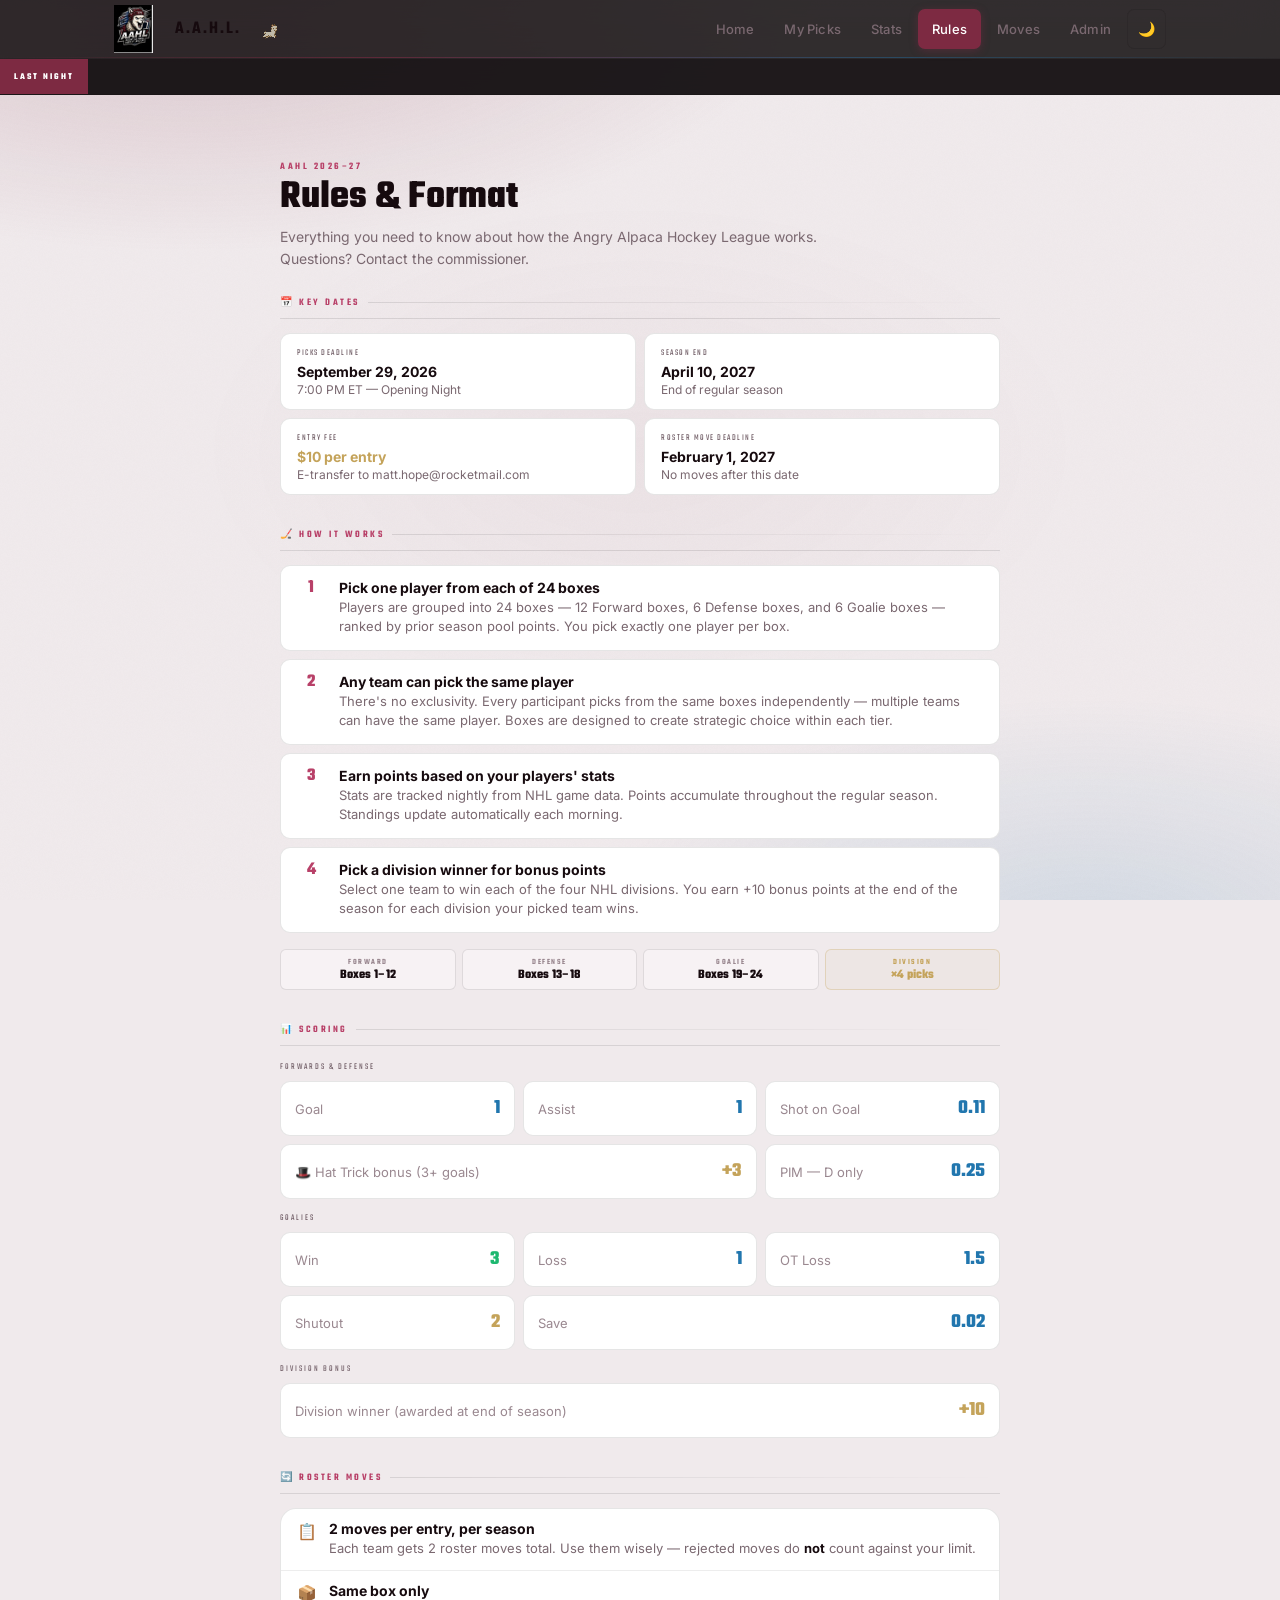
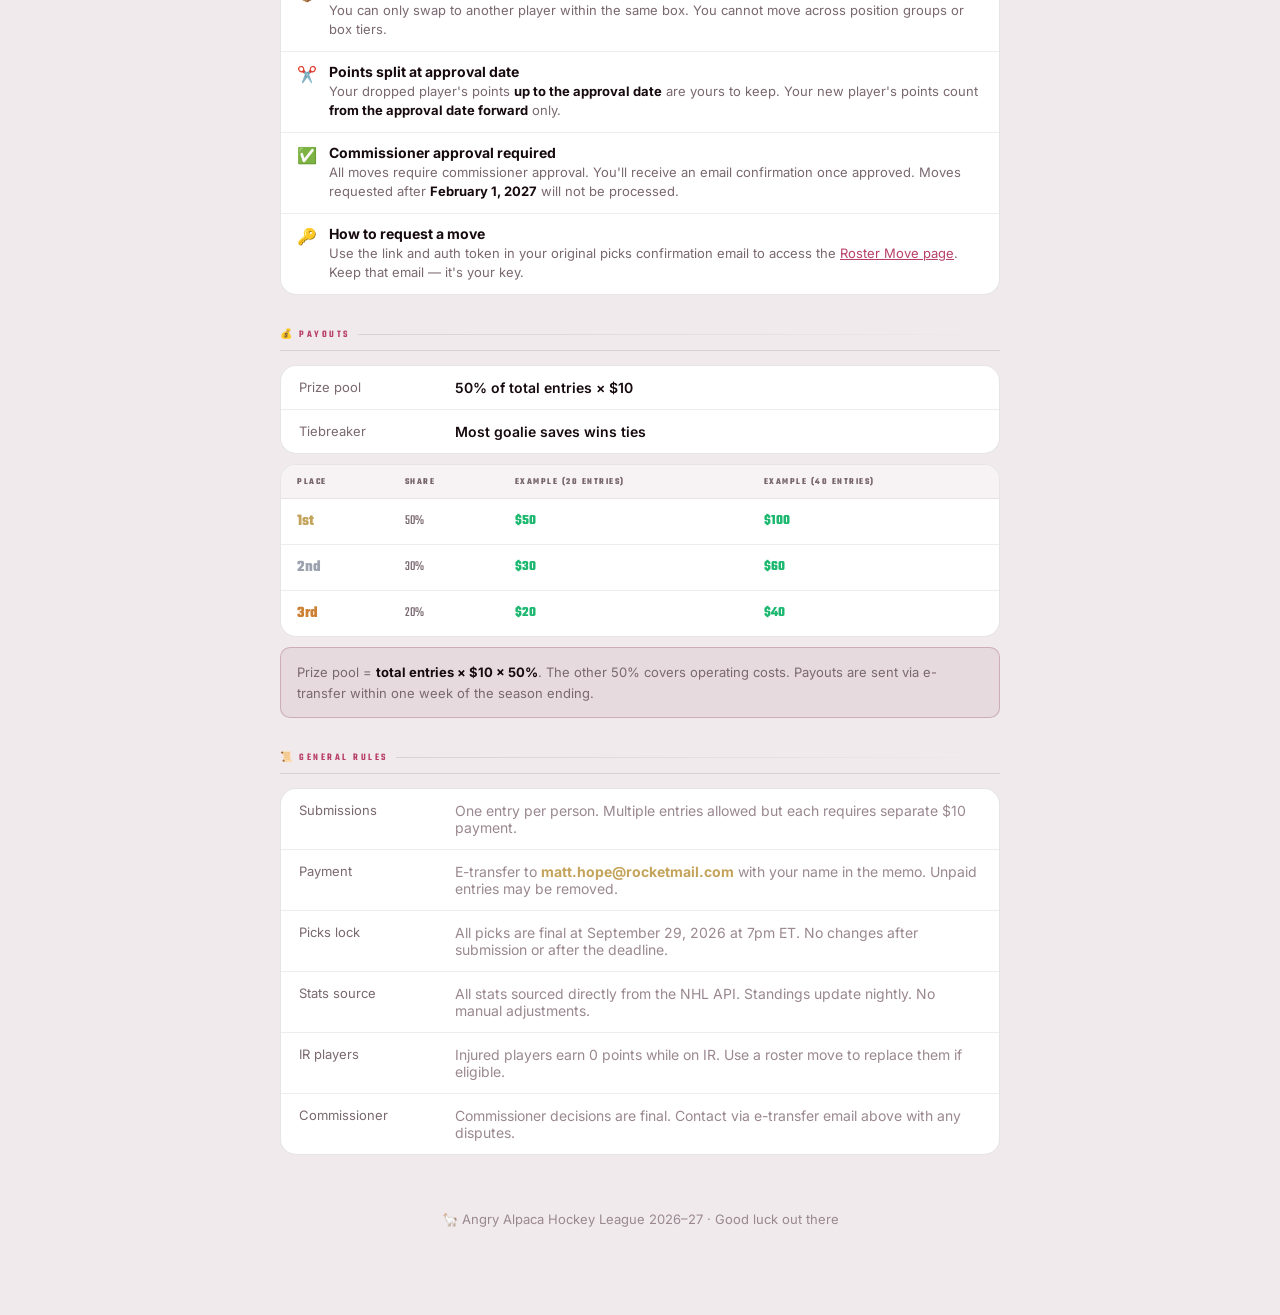
<file: rules.html>
<!DOCTYPE html>
<html lang="en">
<head>
<meta charset="UTF-8">
<meta name="viewport" content="width=device-width, initial-scale=1.0">
<title>Rules — AAHL</title>
<link href="https://fonts.googleapis.com/css2?family=Bebas+Neue&family=Inter:wght@300;400;500;600;700&family=Teko:wght@400;500;600;700&display=swap" rel="stylesheet">
<link rel="stylesheet" href="styles.css">
<link rel="icon" type="image/png" href="aahl-logo.png">
<style>
.rules-wrap { max-width: 720px; margin: 0 auto; }

/* Section */
.r-section { margin-bottom: 32px; }
.r-section-title {
  font-family: 'Teko', sans-serif;
  font-size: 10px; font-weight: 600; letter-spacing: 2.5px;
  text-transform: uppercase; color: var(--burgundy3);
  margin-bottom: 14px; padding-bottom: 8px;
  border-bottom: 1px solid var(--border2);
  display: flex; align-items: center; gap: 8px;
}
.r-section-title::after {
  content: ''; flex: 1; height: 1px;
  background: linear-gradient(90deg, var(--border2), transparent);
}

/* Info card */
.r-card {
  background: var(--surface);
  border: 1px solid var(--border2);
  border-radius: var(--r2);
  overflow: hidden;
  margin-bottom: 10px;
}
.r-row {
  display: flex; align-items: flex-start;
  padding: 13px 18px; border-bottom: 1px solid var(--border);
  gap: 16px; font-size: 14px;
}
.r-row:last-child { border-bottom: none; }
.r-label { color: var(--muted); font-size: 13px; min-width: 140px; flex-shrink: 0; }
.r-value { font-weight: 600; }
.r-value.gold { color: var(--gold); }
.r-value.burg { color: var(--burgundy3); }
.r-value.green { color: var(--green); }

/* Scoring grid */
.scoring-grid {
  display: grid;
  grid-template-columns: 1fr 1fr 1fr;
  gap: 8px;
}
.scoring-item {
  background: var(--surface);
  border: 1px solid var(--border2);
  border-radius: var(--r);
  padding: 12px 14px;
  display: flex; justify-content: space-between; align-items: center;
}
.si-label { font-size: 13px; color: var(--muted2); }
.si-pts {
  font-family: 'Teko', sans-serif;
  font-size: 20px; font-weight: 700; color: var(--accent);
}
.si-pts.gold { color: var(--gold); }
.si-pts.green { color: var(--green); }

/* Box format viz */
.box-visual {
  display: grid; grid-template-columns: repeat(4,1fr); gap: 6px;
  margin-top: 12px;
}
.box-pill {
  background: var(--surface2); border: 1px solid var(--border2);
  border-radius: 6px; padding: 6px 10px; text-align: center;
}
.box-pill-type {
  font-family: 'Teko', sans-serif; font-size: 8px; font-weight: 600;
  letter-spacing: 1.5px; text-transform: uppercase; color: var(--muted2);
}
.box-pill-label {
  font-family: 'Teko', sans-serif; font-size: 13px; font-weight: 700;
  color: var(--text); line-height: 1.2;
}

/* Payout table */
.payout-table { width: 100%; border-collapse: collapse; }
.payout-table th {
  padding: 10px 16px; font-family: 'Teko', sans-serif; font-size: 9px;
  color: var(--muted); text-transform: uppercase; letter-spacing: 1.5px;
  text-align: left; border-bottom: 1px solid var(--border2);
  background: var(--surface2);
}
.payout-table td {
  padding: 11px 16px; border-bottom: 1px solid var(--border);
  font-size: 13px;
}
.payout-table tr:last-child td { border-bottom: none; }
.payout-table tr:hover td { background: var(--surface2); }
.pt-place { font-family: 'Teko', sans-serif; font-size: 16px; font-weight: 700; }
.pt-place.gold { color: var(--gold); }
.pt-place.silver { color: #9ca3af; }
.pt-place.bronze { color: #cd7f32; }
.pt-pct { font-family: 'Teko', sans-serif; font-size: 14px; color: var(--muted); }
.pt-est { font-family: 'Teko', sans-serif; font-size: 14px; color: var(--green); font-weight: 700; }

/* Steps */
.steps { display: flex; flex-direction: column; gap: 8px; }
.step {
  display: flex; align-items: flex-start; gap: 14px;
  background: var(--surface); border: 1px solid var(--border2);
  border-radius: var(--r); padding: 13px 16px;
}
.step-num {
  font-family: 'Teko', sans-serif; font-size: 18px; font-weight: 700;
  color: var(--burgundy3); line-height: 1; flex-shrink: 0;
  width: 28px; text-align: center;
}
.step-body { flex: 1; }
.step-title { font-size: 14px; font-weight: 700; margin-bottom: 2px; }
.step-desc { font-size: 13px; color: var(--muted); line-height: 1.5; }

/* Roster move steps */
.move-step {
  display: flex; align-items: flex-start; gap: 12px;
  padding: 11px 16px; border-bottom: 1px solid var(--border);
}
.move-step:last-child { border-bottom: none; }
.move-icon { font-size: 16px; flex-shrink: 0; margin-top: 1px; }

/* Key dates */
.dates-grid { display: grid; grid-template-columns: 1fr 1fr; gap: 8px; }
.date-item {
  background: var(--surface); border: 1px solid var(--border2);
  border-radius: var(--r); padding: 12px 16px;
}
.date-label { font-family: 'Teko', sans-serif; font-size: 9px; color: var(--muted); letter-spacing: 1.5px; text-transform: uppercase; margin-bottom: 4px; }
.date-val { font-size: 14px; font-weight: 700; }
.date-note { font-size: 12px; color: var(--muted); margin-top: 2px; }

/* Callout */
.callout {
  background: rgba(125,42,66,0.08);
  border: 1px solid rgba(125,42,66,0.25);
  border-radius: var(--r); padding: 14px 16px;
  font-size: 13px; color: var(--muted); line-height: 1.6;
  margin-top: 10px;
}
.callout strong { color: var(--text); }

@media(max-width:640px) {
  .scoring-grid { grid-template-columns: 1fr 1fr; }
  .box-visual { grid-template-columns: repeat(3,1fr); }
  .dates-grid { grid-template-columns: 1fr; }
  .r-row { flex-direction: column; gap: 4px; }
  .r-label { min-width: unset; }
}
</style>
</head>
<body>

<header>
  <div class="header-inner">
    <div class="wordmark" onclick="window.location.href='index.html'">
      <img src="aahl-logo.png" alt="AAHL" style="height:48px;width:auto;margin-right:12px;">
      <div class="wordmark-text">A.A.H.L.</div>
    </div>
    <img src="alpaca-pixel.png" alt="" class="alpaca-runner">
    <nav>
      <button class="nav-btn" onclick="window.location.href='index.html'">Home</button>
      <button class="nav-btn" onclick="window.location.href='picks.html'">My Picks</button>
      <button class="nav-btn" onclick="window.location.href='standings.html'">Stats</button>
      <button class="nav-btn active">Rules</button>
      <button class="nav-btn" onclick="window.location.href='roster-move.html'">Moves</button>
      <button class="nav-btn" onclick="window.location.href='admin.html'">Admin</button>
    </nav>
  </div>
</header>

<div class="ticker-wrap">
  <div class="ticker-tag">Last Night</div>
  <div class="ticker-viewport">
    <div class="ticker-reel" id="ticker-reel"></div>
  </div>
</div>

<div class="page on">
<div class="wrap">
<div class="rules-wrap">

  <div style="padding: 28px 0 24px">
    <div class="eyebrow">AAHL 2026–27</div>
    <h1 style="font-family:'Teko',sans-serif;font-size:40px;font-weight:700;line-height:1;margin-bottom:8px">Rules & Format</h1>
    <p style="font-size:14px;color:var(--muted);line-height:1.6;max-width:560px">Everything you need to know about how the Angry Alpaca Hockey League works. Questions? Contact the commissioner.</p>
  </div>

  <!-- ── KEY DATES ── -->
  <div class="r-section">
    <div class="r-section-title">📅 Key Dates</div>
    <div class="dates-grid">
      <div class="date-item">
        <div class="date-label">Picks Deadline</div>
        <div class="date-val">September 29, 2026</div>
        <div class="date-note">7:00 PM ET — Opening Night</div>
      </div>
      <div class="date-item">
        <div class="date-label">Season End</div>
        <div class="date-val">April 10, 2027</div>
        <div class="date-note">End of regular season</div>
      </div>
      <div class="date-item">
        <div class="date-label">Entry Fee</div>
        <div class="date-val" style="color:var(--gold)">$10 per entry</div>
        <div class="date-note">E-transfer to matt.hope@rocketmail.com</div>
      </div>
      <div class="date-item">
        <div class="date-label">Roster Move Deadline</div>
        <div class="date-val">February 1, 2027</div>
        <div class="date-note">No moves after this date</div>
      </div>
    </div>
  </div>

  <!-- ── HOW IT WORKS ── -->
  <div class="r-section">
    <div class="r-section-title">🏒 How It Works</div>
    <div class="steps">
      <div class="step">
        <div class="step-num">1</div>
        <div class="step-body">
          <div class="step-title">Pick one player from each of 24 boxes</div>
          <div class="step-desc">Players are grouped into 24 boxes — 12 Forward boxes, 6 Defense boxes, and 6 Goalie boxes — ranked by prior season pool points. You pick exactly one player per box.</div>
        </div>
      </div>
      <div class="step">
        <div class="step-num">2</div>
        <div class="step-body">
          <div class="step-title">Any team can pick the same player</div>
          <div class="step-desc">There's no exclusivity. Every participant picks from the same boxes independently — multiple teams can have the same player. Boxes are designed to create strategic choice within each tier.</div>
        </div>
      </div>
      <div class="step">
        <div class="step-num">3</div>
        <div class="step-body">
          <div class="step-title">Earn points based on your players' stats</div>
          <div class="step-desc">Stats are tracked nightly from NHL game data. Points accumulate throughout the regular season. Standings update automatically each morning.</div>
        </div>
      </div>
      <div class="step">
        <div class="step-num">4</div>
        <div class="step-body">
          <div class="step-title">Pick a division winner for bonus points</div>
          <div class="step-desc">Select one team to win each of the four NHL divisions. You earn +10 bonus points at the end of the season for each division your picked team wins.</div>
        </div>
      </div>
    </div>

    <div class="box-visual" style="margin-top:16px">
      <div class="box-pill"><div class="box-pill-type">Forward</div><div class="box-pill-label">Boxes 1–12</div></div>
      <div class="box-pill"><div class="box-pill-type">Defense</div><div class="box-pill-label">Boxes 13–18</div></div>
      <div class="box-pill"><div class="box-pill-type">Goalie</div><div class="box-pill-label">Boxes 19–24</div></div>
      <div class="box-pill" style="border-color:rgba(196,163,90,0.3);background:rgba(196,163,90,0.05)"><div class="box-pill-type" style="color:var(--gold)">Division</div><div class="box-pill-label" style="color:var(--gold)">×4 picks</div></div>
    </div>
  </div>

  <!-- ── SCORING ── -->
  <div class="r-section">
    <div class="r-section-title">📊 Scoring</div>

    <div style="margin-bottom:12px">
      <div style="font-family:'Teko',sans-serif;font-size:9px;color:var(--muted);letter-spacing:2px;text-transform:uppercase;margin-bottom:8px">Forwards &amp; Defense</div>
      <div class="scoring-grid">
        <div class="scoring-item"><span class="si-label">Goal</span><span class="si-pts">1</span></div>
        <div class="scoring-item"><span class="si-label">Assist</span><span class="si-pts">1</span></div>
        <div class="scoring-item"><span class="si-label">Shot on Goal</span><span class="si-pts">0.11</span></div>
        <div class="scoring-item" style="grid-column:span 2"><span class="si-label">🎩 Hat Trick bonus (3+ goals)</span><span class="si-pts gold">+3</span></div>
        <div class="scoring-item"><span class="si-label">PIM — D only</span><span class="si-pts">0.25</span></div>
      </div>
    </div>

    <div style="margin-bottom:12px">
      <div style="font-family:'Teko',sans-serif;font-size:9px;color:var(--muted);letter-spacing:2px;text-transform:uppercase;margin-bottom:8px">Goalies</div>
      <div class="scoring-grid">
        <div class="scoring-item"><span class="si-label">Win</span><span class="si-pts green">3</span></div>
        <div class="scoring-item"><span class="si-label">Loss</span><span class="si-pts">1</span></div>
        <div class="scoring-item"><span class="si-label">OT Loss</span><span class="si-pts">1.5</span></div>
        <div class="scoring-item"><span class="si-label">Shutout</span><span class="si-pts gold">2</span></div>
        <div class="scoring-item" style="grid-column:span 2"><span class="si-label">Save</span><span class="si-pts">0.02</span></div>
      </div>
    </div>

    <div>
      <div style="font-family:'Teko',sans-serif;font-size:9px;color:var(--muted);letter-spacing:2px;text-transform:uppercase;margin-bottom:8px">Division Bonus</div>
      <div class="scoring-grid">
        <div class="scoring-item" style="grid-column:span 3"><span class="si-label">Division winner (awarded at end of season)</span><span class="si-pts gold">+10</span></div>
      </div>
    </div>
  </div>

  <!-- ── ROSTER MOVES ── -->
  <div class="r-section">
    <div class="r-section-title">🔄 Roster Moves</div>
    <div class="r-card">
      <div class="move-step">
        <div class="move-icon">📋</div>
        <div>
          <div style="font-size:14px;font-weight:700;margin-bottom:2px">2 moves per entry, per season</div>
          <div style="font-size:13px;color:var(--muted);line-height:1.5">Each team gets 2 roster moves total. Use them wisely — rejected moves do <strong style="color:var(--text)">not</strong> count against your limit.</div>
        </div>
      </div>
      <div class="move-step">
        <div class="move-icon">📦</div>
        <div>
          <div style="font-size:14px;font-weight:700;margin-bottom:2px">Same box only</div>
          <div style="font-size:13px;color:var(--muted);line-height:1.5">You can only swap to another player within the same box. You cannot move across position groups or box tiers.</div>
        </div>
      </div>
      <div class="move-step">
        <div class="move-icon">✂️</div>
        <div>
          <div style="font-size:14px;font-weight:700;margin-bottom:2px">Points split at approval date</div>
          <div style="font-size:13px;color:var(--muted);line-height:1.5">Your dropped player's points <strong style="color:var(--text)">up to the approval date</strong> are yours to keep. Your new player's points count <strong style="color:var(--text)">from the approval date forward</strong> only.</div>
        </div>
      </div>
      <div class="move-step">
        <div class="move-icon">✅</div>
        <div>
          <div style="font-size:14px;font-weight:700;margin-bottom:2px">Commissioner approval required</div>
          <div style="font-size:13px;color:var(--muted);line-height:1.5">All moves require commissioner approval. You'll receive an email confirmation once approved. Moves requested after <strong style="color:var(--text)">February 1, 2027</strong> will not be processed.</div>
        </div>
      </div>
      <div class="move-step">
        <div class="move-icon">🔑</div>
        <div>
          <div style="font-size:14px;font-weight:700;margin-bottom:2px">How to request a move</div>
          <div style="font-size:13px;color:var(--muted);line-height:1.5">Use the link and auth token in your original picks confirmation email to access the <a href="roster-move.html" style="color:var(--burgundy3)">Roster Move page</a>. Keep that email — it's your key.</div>
        </div>
      </div>
    </div>
  </div>

  <!-- ── PAYOUTS ── -->
  <div class="r-section">
    <div class="r-section-title">💰 Payouts</div>
    <div class="r-card">
      <div class="r-row">
        <span class="r-label">Prize pool</span>
        <span class="r-value">50% of total entries × $10</span>
      </div>
      <div class="r-row">
        <span class="r-label">Tiebreaker</span>
        <span class="r-value">Most goalie saves wins ties</span>
      </div>
    </div>
    <div class="r-card" style="margin-top:10px;overflow:hidden">
      <table class="payout-table">
        <thead>
          <tr>
            <th>Place</th>
            <th>Share</th>
            <th>Example (20 entries)</th>
            <th>Example (40 entries)</th>
          </tr>
        </thead>
        <tbody>
          <tr>
            <td><span class="pt-place gold">1st</span></td>
            <td><span class="pt-pct">50%</span></td>
            <td><span class="pt-est">$50</span></td>
            <td><span class="pt-est">$100</span></td>
          </tr>
          <tr>
            <td><span class="pt-place silver">2nd</span></td>
            <td><span class="pt-pct">30%</span></td>
            <td><span class="pt-est">$30</span></td>
            <td><span class="pt-est">$60</span></td>
          </tr>
          <tr>
            <td><span class="pt-place bronze">3rd</span></td>
            <td><span class="pt-pct">20%</span></td>
            <td><span class="pt-est">$20</span></td>
            <td><span class="pt-est">$40</span></td>
          </tr>
        </tbody>
      </table>
    </div>
    <div class="callout" style="margin-top:10px">
      Prize pool = <strong>total entries × $10 × 50%</strong>. The other 50% covers operating costs. Payouts are sent via e-transfer within one week of the season ending.
    </div>
  </div>

  <!-- ── GENERAL RULES ── -->
  <div class="r-section">
    <div class="r-section-title">📜 General Rules</div>
    <div class="r-card">
      <div class="r-row">
        <span class="r-label">Submissions</span>
        <span class="r-value" style="font-weight:400;color:var(--muted2)">One entry per person. Multiple entries allowed but each requires separate $10 payment.</span>
      </div>
      <div class="r-row">
        <span class="r-label">Payment</span>
        <span class="r-value" style="font-weight:400;color:var(--muted2)">E-transfer to <strong style="color:var(--gold)">matt.hope@rocketmail.com</strong> with your name in the memo. Unpaid entries may be removed.</span>
      </div>
      <div class="r-row">
        <span class="r-label">Picks lock</span>
        <span class="r-value" style="font-weight:400;color:var(--muted2)">All picks are final at September 29, 2026 at 7pm ET. No changes after submission or after the deadline.</span>
      </div>
      <div class="r-row">
        <span class="r-label">Stats source</span>
        <span class="r-value" style="font-weight:400;color:var(--muted2)">All stats sourced directly from the NHL API. Standings update nightly. No manual adjustments.</span>
      </div>
      <div class="r-row">
        <span class="r-label">IR players</span>
        <span class="r-value" style="font-weight:400;color:var(--muted2)">Injured players earn 0 points while on IR. Use a roster move to replace them if eligible.</span>
      </div>
      <div class="r-row">
        <span class="r-label">Commissioner</span>
        <span class="r-value" style="font-weight:400;color:var(--muted2)">Commissioner decisions are final. Contact via e-transfer email above with any disputes.</span>
      </div>
    </div>
  </div>

  <div style="text-align:center;padding:24px 0 8px;font-size:13px;color:var(--muted2)">
    🦙 Angry Alpaca Hockey League 2026–27 · Good luck out there
  </div>

</div>
</div>
</div>

<script src="main.js?v=6"></script>
<script>
fetchNightlyStats().then(() => buildTicker());
buildPayoutTable();
</script>
</body>
</html>
</file>
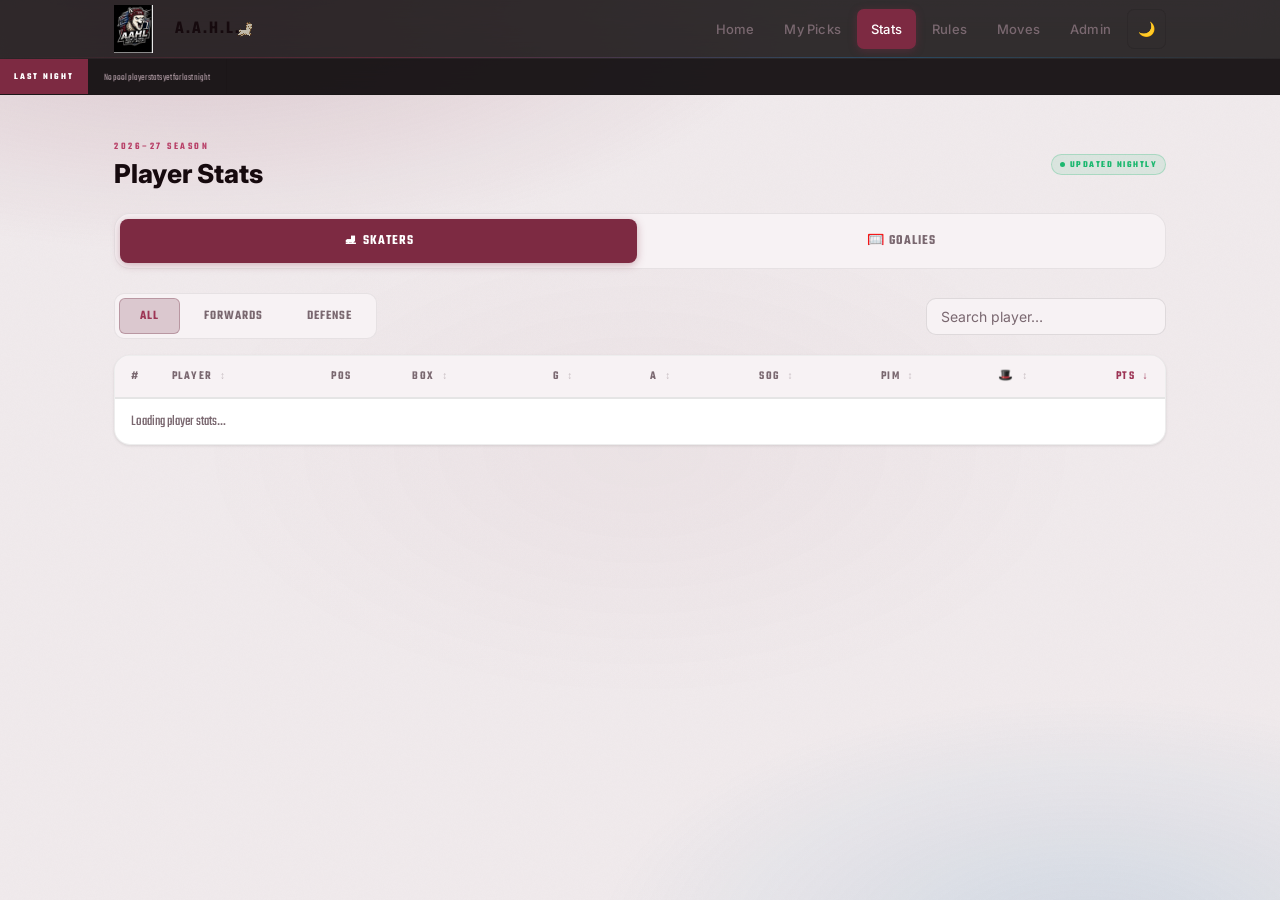
<file: standings.html>
<!DOCTYPE html>
<html lang="en">
<head>
<meta charset="UTF-8">
<meta name="viewport" content="width=device-width, initial-scale=1.0">
<title>Stats — AAHL</title>
<link href="https://fonts.googleapis.com/css2?family=Bebas+Neue&family=Inter:wght@300;400;500;600;700&family=Teko:wght@400;500;600;700&display=swap" rel="stylesheet">
<link rel="stylesheet" href="styles.css">
<link rel="icon" type="image/png" href="aahl-logo.png">
<style>
.page-tabs { display:flex;gap:6px;background:var(--surface2);border:1px solid var(--border);border-radius:var(--r2);padding:5px;margin-bottom:24px; }
.page-tab { flex:1;padding:12px 20px;border-radius:8px;font-family:Teko,sans-serif;font-size:14px;font-weight:600;letter-spacing:1px;text-transform:uppercase;color:var(--muted);cursor:pointer;transition:all 0.15s;text-align:center;border:none;background:none; }
.page-tab:hover { color:var(--text);background:var(--surface3); }
.page-tab.active { background:var(--burgundy);color:#fff; }
.tab-panel { display:none; }
.tab-panel.active { display:block; }
.stats-controls { display:flex;align-items:center;justify-content:space-between;gap:12px;margin-bottom:16px;flex-wrap:wrap; }
.pos-tabs { display:flex;gap:4px;background:var(--surface2);border:1px solid var(--border);border-radius:var(--r);padding:4px; }
.pos-tab { padding:8px 20px;border-radius:6px;font-family:Teko,sans-serif;font-size:13px;font-weight:600;letter-spacing:1px;text-transform:uppercase;color:var(--muted);cursor:pointer;transition:all 0.12s;border:none;background:none; }
.pos-tab:hover { color:var(--text); }
.pos-tab.active { background:var(--surface3);color:var(--text);border:1px solid var(--border2); }
.pos-tab.active.skater { background:rgba(111,38,61,0.2);color:var(--burgundy2);border-color:rgba(111,38,61,0.3); }
.stats-search { background:var(--surface2);border:1px solid var(--border2);border-radius:var(--r);padding:9px 14px;font-family:'Inter',sans-serif;font-size:14px;color:var(--text);outline:none;width:240px;transition:border-color 0.15s; }
.stats-search:focus { border-color:var(--burgundy); }
.stats-search::placeholder { color:var(--muted); }
.stats-table-wrap { background:var(--surface);border:1px solid var(--border);border-radius:var(--r2);overflow:hidden; }
.stats-table { width:100%;border-collapse:collapse;font-size:15px; }
.stats-table thead tr { background:var(--surface2);border-bottom:2px solid var(--border2); }
.stats-table thead th { position:sticky;top:0;z-index:2;background:var(--surface2); }
.stats-table th { padding:12px 16px;font-family:Teko,sans-serif;font-size:12px;font-weight:600;color:var(--muted);letter-spacing:1.5px;text-transform:uppercase;text-align:left;white-space:nowrap;cursor:pointer;user-select:none;transition:color 0.12s; }
.stats-table th.ra, .stats-table td.ra, .stats-table td.st-num { text-align:right; }
.stats-table th.ca, .stats-table td.ca { text-align:center; }
.stats-table th:hover { color:var(--text); }
.stats-table th.sorted { color:var(--burgundy2); }
.stats-table th .sort-arrow { margin-left:4px;opacity:0.4;font-size:10px; }
.stats-table th.sorted .sort-arrow { opacity:1;color:var(--burgundy2); }
.stats-table tbody tr { border-bottom:1px solid var(--border);transition:background 0.1s; }
.stats-table tbody tr:last-child { border-bottom:none; }
.stats-table tbody tr:hover { background:var(--surface2); }
.stats-table tbody tr.ht-row { background:rgba(111,38,61,0.06); }
.stats-table td { padding:12px 16px;white-space:nowrap;text-align:left; }
.st-rank { font-family:Teko,sans-serif;font-size:15px;color:var(--muted);width:36px;text-align:center; }
.st-rank.r1 { color:var(--gold);font-weight:700; }
.st-rank.r2 { color:#9ca3af;font-weight:700; }
.st-rank.r3 { color:#cd7f32;font-weight:700; }
.st-name { font-size:15px;font-weight:700;color:var(--text); }
.st-sub { font-size:12px;color:var(--muted);font-family:Teko,sans-serif;margin-top:2px;letter-spacing:0.3px; }
.st-pos-badge { display:inline-flex;align-items:center;justify-content:center;width:26px;height:26px;border-radius:5px;font-family:Teko,sans-serif;font-size:12px;font-weight:700;color:#fff;flex-shrink:0; }
.pos-F { background:var(--surface3);color:var(--muted); }
.pos-D { background:var(--burgundy); }
.pos-G { background:var(--accent); }
.st-num { font-family:Teko,sans-serif;font-size:16px;text-align:right;color:var(--muted); }
.st-num.highlight { color:var(--text);font-weight:700; }
.st-pts { font-family:Teko,sans-serif;font-size:18px;font-weight:800;text-align:right;color:var(--burgundy2); }
.st-box { font-family:Teko,sans-serif;font-size:13px;color:var(--muted2);text-align:center; }
.st-ht { text-align:center;font-size:14px; }
.stats-empty { padding:48px;text-align:center;color:var(--muted);font-size:15px;font-family:Teko,sans-serif; }
@media(max-width:640px) {
  .stats-controls { flex-direction:column;align-items:flex-start; }
  .stats-search { width:100%; }
  .stats-table th { padding:10px 12px;font-size:11px; }
  .stats-table td { padding:10px 12px;font-size:13px; }
  .stats-table .hide-mob { display:none; }
  .page-tab { font-size:12px;padding:10px 12px; }
  .st-name { font-size:13px; }
  .st-pts { font-size:15px; }
}
</style>
</head>
<body>

<header>
  <div class="header-inner">
    <div class="wordmark" onclick="window.location.href='index.html'">
      <img src="aahl-logo.png" alt="AAHL Logo" style="height:48px;width:auto;margin-right:12px;">
      <div class="wordmark-text">A.A.H.L.</div>
    </div>
    <img src="alpaca-pixel.png" alt="" class="alpaca-runner">
    <nav>
      <button class="nav-btn" onclick="window.location.href='index.html'">Home</button>
      <button class="nav-btn" onclick="window.location.href='picks.html'">My Picks</button>
      <button class="nav-btn active">Stats</button>
      <button class="nav-btn" onclick="window.location.href='rules.html'">Rules</button>
      <button class="nav-btn" onclick="window.location.href='roster-move.html'">Moves</button>
      <button class="nav-btn" onclick="window.location.href='admin.html'">Admin</button>
    </nav>
  </div>
</header>

<div class="ticker-wrap">
  <div class="ticker-tag">Last Night</div>
  <div class="ticker-viewport">
    <div class="ticker-reel" id="ticker-reel"></div>
  </div>
</div>

<div class="page on">
<div class="wrap">

  <div style="padding-top:8px;margin-bottom:24px;display:flex;align-items:center;justify-content:space-between;flex-wrap:wrap;gap:12px">
    <div>
      <div class="eyebrow">2026–27 season</div>
      <div style="font-size:26px;font-weight:800">Player Stats</div>
    </div>
    <span class="live-dot">UPDATED NIGHTLY</span>
  </div>

  <div class="page-tabs">
    <button class="page-tab active" onclick="switchTab('skaters', this)">⛸ Skaters</button>
    <button class="page-tab" onclick="switchTab('goalies', this)">🥅 Goalies</button>
  </div>

  <div class="tab-panel active" id="tab-skaters">
    <div class="stats-controls">
      <div class="pos-tabs">
        <button class="pos-tab active skater" onclick="filterSkaterPos('ALL', this)">All</button>
        <button class="pos-tab" onclick="filterSkaterPos('F', this)">Forwards</button>
        <button class="pos-tab" onclick="filterSkaterPos('D', this)">Defense</button>
      </div>
      <input class="stats-search" id="skater-search" placeholder="Search player…" oninput="renderSkaters()">
    </div>
    <div class="stats-table-wrap" style="overflow-y:auto;max-height:600px;">
      <table class="stats-table" id="skater-table">
        <thead><tr>
          <th style="width:32px;text-align:center">#</th>
          <th onclick="sortSkaters('name')">Player <span class="sort-arrow">↕</span></th>
          <th style="width:36px;text-align:center">Pos</th>
          <th class="ca hide-mob" onclick="sortSkaters('box')">Box <span class="sort-arrow">↕</span></th>
          <th class="ra" onclick="sortSkaters('goals')">G <span class="sort-arrow">↕</span></th>
          <th class="ra" onclick="sortSkaters('assists')">A <span class="sort-arrow">↕</span></th>
          <th class="ra hide-mob" onclick="sortSkaters('sog')">SOG <span class="sort-arrow">↕</span></th>
          <th class="ra hide-mob" onclick="sortSkaters('pim')">PIM <span class="sort-arrow">↕</span></th>
          <th class="ra" onclick="sortSkaters('hatTricks')">🎩 <span class="sort-arrow">↕</span></th>
          <th class="ra sorted" onclick="sortSkaters('pts')">Pts <span class="sort-arrow">↓</span></th>
        </tr></thead>
        <tbody id="skater-tbody"><tr><td colspan="10" class="stats-empty">Loading player stats…</td></tr></tbody>
      </table>
    </div>
  </div>

  <div class="tab-panel" id="tab-goalies">
    <div class="stats-controls">
      <div style="font-size:12px;color:var(--muted);font-family:Teko,sans-serif">Scoring: W×3 · L×1 · OTL×1.5 · SO×2 · SV×0.02</div>
      <input class="stats-search" id="goalie-search" placeholder="Search goalie…" oninput="renderGoalies()">
    </div>
    <div class="stats-table-wrap" style="overflow-y:auto;max-height:600px;">
      <table class="stats-table" id="goalie-table">
        <thead><tr>
          <th style="width:32px;text-align:center">#</th>
          <th onclick="sortGoalies('name')">Player <span class="sort-arrow">↕</span></th>
          <th class="ca hide-mob" onclick="sortGoalies('box')">Box <span class="sort-arrow">↕</span></th>
          <th class="ra" onclick="sortGoalies('wins')">W <span class="sort-arrow">↕</span></th>
          <th class="ra" onclick="sortGoalies('losses')">L <span class="sort-arrow">↕</span></th>
          <th class="ra hide-mob" onclick="sortGoalies('otl')">OTL <span class="sort-arrow">↕</span></th>
          <th class="ra hide-mob" onclick="sortGoalies('shutouts')">SO <span class="sort-arrow">↕</span></th>
          <th class="ra" onclick="sortGoalies('saves')">SV <span class="sort-arrow">↕</span></th>
          <th class="ra sorted" onclick="sortGoalies('pts')">Pts <span class="sort-arrow">↓</span></th>
        </tr></thead>
        <tbody id="goalie-tbody"><tr><td colspan="9" class="stats-empty">Loading goalie stats…</td></tr></tbody>
      </table>
    </div>
  </div>

</div>
</div>

<div class="modal-overlay" id="modal-overlay" onclick="overlayClick(event)">
  <div class="modal-card" id="modal-card">
    <div class="tp-header">
      <div class="tp-header-left">
        <div class="tp-av" id="tp-av"></div>
        <div><div class="tp-team-name" id="tp-tname"></div><div class="tp-owner" id="tp-owner"></div></div>
      </div>
      <div class="tp-meta" id="tp-meta"></div>
      <button class="tp-close-btn" onclick="closeTeamPanel()">✕</button>
    </div>
    <div class="tp-tabs">
      <div class="tp-tab active" onclick="filterRoster('ALL',this)">All Players</div>
      <div class="tp-tab" onclick="filterRoster('F',this)">Forwards</div>
      <div class="tp-tab" onclick="filterRoster('D',this)">Defense</div>
      <div class="tp-tab" onclick="filterRoster('G',this)">Goalies</div>
    </div>
    <div class="tp-scroll">
      <table class="tp-table" id="tp-table">
        <thead><tr>
          <th style="width:26px"></th><th>Player</th><th>NHL</th><th>Box</th>
          <th class="ra">G</th><th class="ra">A</th><th class="ra">SOG</th><th class="ra">PIM</th>
          <th class="ra">W</th><th class="ra">L</th><th class="ra">OTL</th><th class="ra">SO</th><th class="ra">SV</th>
          <th class="ra">🎩</th><th class="ra">Pts</th>
        </tr></thead>
        <tbody id="tp-tbody"></tbody>
        <tfoot id="tp-tfoot"></tfoot>
      </table>
    </div>
  </div>
</div>

<div class="toast" id="toast">
  <div class="toast-title" id="toast-t"></div>
  <div class="toast-body" id="toast-b"></div>
</div>

<script src="data.js?v=1"></script>
<script src="main.js?v=8"></script>
<script>
// ── STANDINGS.HTML page-specific logic ──

function calcSkaterPts(p) {
  const ht = (p.hatTricks||0) * 3;
  const pim = p.pos==='D' ? (p.pim||0)*0.25 : 0;
  return Math.round(((p.goals||0) + (p.assists||0) + (p.sog||0)*0.11 + ht + pim) * 100) / 100;
}
function calcGoaliePts(p) {
  return Math.round(((p.wins||0)*3 + (p.losses||0) + (p.otl||0)*1.5 + (p.shutouts||0)*2 + (p.saves||0)*0.02) * 100) / 100;
}

let ALL_PLAYERS = [];
let skaterSort = {col:'pts', dir:-1};
let goalieSort = {col:'pts', dir:-1};
let skaterPos  = 'ALL';

function parsePlayersCSV(csv) {
  return csv.trim().split('\n').slice(1).map(line => {
    const cols = parseCSVLine(line);
    return {
      name:      (cols[0]||'').trim(),
      team:      (cols[1]||'').trim(),
      pos:       (cols[2]||'').trim(),
      box:       parseInt(cols[3])||0,
      goals:     parseInt(cols[5])||0,
      assists:   parseInt(cols[6])||0,
      sog:       parseInt(cols[7])||0,
      pim:       parseInt(cols[8])||0,
      wins:      parseInt(cols[9])||0,
      losses:    parseInt(cols[10])||0,
      otl:       parseInt(cols[11])||0,
      shutouts:  parseInt(cols[12])||0,
      saves:     parseInt(cols[13])||0,
      hatTricks: parseInt(cols[14])||0,
    };
  }).filter(p => p.name && p.pos);
}

async function fetchPlayers() {
  try {
    const res = await fetch(PLAYERS_CSV);
    if (!res.ok) throw new Error('HTTP ' + res.status);
    ALL_PLAYERS = parsePlayersCSV(await res.text());
    console.log('Loaded', ALL_PLAYERS.length, 'players');
  } catch(err) {
    console.error('Failed to load players:', err);
    ALL_PLAYERS = [];
  }
}

function switchTab(tab, btn) {
  document.querySelectorAll('.page-tab').forEach(b => b.classList.remove('active'));
  document.querySelectorAll('.tab-panel').forEach(p => p.classList.remove('active'));
  btn.classList.add('active');
  document.getElementById('tab-' + tab).classList.add('active');
  if (tab === 'skaters') fetchPlayers().then(renderSkaters);
  if (tab === 'goalies') fetchPlayers().then(renderGoalies);
}

function sortSkaters(col) {
  skaterSort = skaterSort.col===col ? {col, dir:skaterSort.dir*-1} : {col, dir:col==='name'||col==='team'?1:-1};
  updateSkaterHeaders(); renderSkaters();
}
function updateSkaterHeaders() {
  document.querySelectorAll('#skater-table th[onclick]').forEach(th => {
    th.classList.remove('sorted');
    const a = th.querySelector('.sort-arrow'); if (a) a.textContent = '↕';
    const m = th.getAttribute('onclick').match(/'([^']+)'/);
    if (m && m[1]===skaterSort.col) { th.classList.add('sorted'); const a2=th.querySelector('.sort-arrow'); if(a2)a2.textContent=skaterSort.dir===-1?'↓':'↑'; }
  });
}
function filterSkaterPos(pos, btn) {
  skaterPos = pos;
  document.querySelectorAll('.pos-tab').forEach(b => b.classList.remove('active','skater'));
  btn.classList.add('active','skater');
  renderSkaters();
}

function renderSkaters() {
  const tbody = document.getElementById('skater-tbody');
  if (!ALL_PLAYERS.length) { tbody.innerHTML = '<tr><td colspan="10" class="stats-empty">Loading player stats…</td></tr>'; return; }
  const search = (document.getElementById('skater-search')?.value||'').toLowerCase();
  let data = ALL_PLAYERS.filter(p => p.pos==='F'||p.pos==='D');
  if (skaterPos !== 'ALL') data = data.filter(p => p.pos===skaterPos);
  if (search) data = data.filter(p => p.name.toLowerCase().includes(search)||p.team.toLowerCase().includes(search));
  data.forEach(p => p.pts = calcSkaterPts(p));
  data.sort((a,b) => {
    const av = typeof a[skaterSort.col]==='string'?a[skaterSort.col]:(a[skaterSort.col]||0);
    const bv = typeof b[skaterSort.col]==='string'?b[skaterSort.col]:(b[skaterSort.col]||0);
    return typeof av==='string' ? av.localeCompare(bv)*skaterSort.dir : (bv-av)*(skaterSort.dir===-1?1:-1)||a.name.localeCompare(b.name);
  });
  if (!data.length) { tbody.innerHTML = '<tr><td colspan="10" class="stats-empty">No players match</td></tr>'; return; }
  tbody.innerHTML = data.map((p,i) => {
    const ht = p.hatTricks>0;
    const rankColor = i===0?'var(--gold)':i===1?'#9ca3af':i===2?'#cd7f32':'var(--muted)';
    return '<tr class="'+(ht?'ht-row':'')+'"><td style="text-align:center;font-family:Teko,sans-serif;font-size:11px;font-weight:'+(i<3?'700':'500')+';color:'+rankColor+'">'+(i+1)+'</td>'+
      '<td><div class="st-name">'+p.name+(ht?' <span style="font-size:11px">🎩</span>':'')+(IR_STATUS[p.name]?' <span class="ir-badge" style="font-size:9px;padding:1px 5px;border-radius:3px;background:#c0392b;color:#fff">IR</span>':'')+'</div><div class="st-sub">'+p.team+'</div></td>'+
      '<td style="text-align:center"><span class="st-pos-badge pos-'+p.pos+'">'+p.pos+'</span></td>'+
      '<td style="text-align:center;font-family:Teko,sans-serif;font-size:10px;color:var(--muted2)" class="hide-mob">'+p.box+'</td>'+
      '<td style="text-align:right;font-family:Teko,sans-serif;font-size:13px;color:'+(p.goals>0?'var(--text)':'var(--muted)')+(p.goals>0?';font-weight:600':'')+'">'+(p.goals||0)+'</td>'+
      '<td style="text-align:right;font-family:Teko,sans-serif;font-size:13px;color:'+(p.assists>0?'var(--text)':'var(--muted)')+(p.assists>0?';font-weight:600':'')+'">'+(p.assists||0)+'</td>'+
      '<td style="text-align:right;font-family:Teko,sans-serif;font-size:13px;color:var(--muted)" class="hide-mob">'+p.sog+'</td>'+
      '<td style="text-align:right;font-family:Teko,sans-serif;font-size:13px;color:var(--muted)" class="hide-mob">'+(p.pos==='D'?p.pim:'—')+'</td>'+
      '<td style="text-align:center;font-size:12px">'+(p.hatTricks>0?'🎩'.repeat(Math.min(p.hatTricks,3)):'')+'</td>'+
      '<td style="text-align:right;font-family:Teko,sans-serif;font-size:14px;font-weight:800;color:var(--burgundy2)">'+calcSkaterPts(p)+'</td></tr>';
  }).join('');
}

function sortGoalies(col) {
  goalieSort = goalieSort.col===col ? {col, dir:goalieSort.dir*-1} : {col, dir:col==='name'||col==='team'?1:-1};
  updateGoalieHeaders(); renderGoalies();
}
function updateGoalieHeaders() {
  document.querySelectorAll('#goalie-table th[onclick]').forEach(th => {
    th.classList.remove('sorted');
    const a = th.querySelector('.sort-arrow'); if (a) a.textContent = '↕';
    const m = th.getAttribute('onclick').match(/'([^']+)'/);
    if (m && m[1]===goalieSort.col) { th.classList.add('sorted'); const a2=th.querySelector('.sort-arrow'); if(a2)a2.textContent=goalieSort.dir===-1?'↓':'↑'; }
  });
}

function renderGoalies() {
  const tbody = document.getElementById('goalie-tbody');
  if (!ALL_PLAYERS.length) { tbody.innerHTML = '<tr><td colspan="9" class="stats-empty">Loading goalie stats…</td></tr>'; return; }
  const search = (document.getElementById('goalie-search')?.value||'').toLowerCase();
  let data = ALL_PLAYERS.filter(p => p.pos==='G');
  if (search) data = data.filter(p => p.name.toLowerCase().includes(search)||p.team.toLowerCase().includes(search));
  data.forEach(p => p.pts = calcGoaliePts(p));
  data.sort((a,b) => {
    const av = typeof a[goalieSort.col]==='string'?a[goalieSort.col]:(a[goalieSort.col]||0);
    const bv = typeof b[goalieSort.col]==='string'?b[goalieSort.col]:(b[goalieSort.col]||0);
    return typeof av==='string' ? av.localeCompare(bv)*goalieSort.dir : (bv-av)*(goalieSort.dir===-1?1:-1)||a.name.localeCompare(b.name);
  });
  if (!data.length) { tbody.innerHTML = '<tr><td colspan="9" class="stats-empty">No goalies match</td></tr>'; return; }
  tbody.innerHTML = data.map((p,i) => {
    const rankColor = i===0?'var(--gold)':i===1?'#9ca3af':i===2?'#cd7f32':'var(--muted)';
    return '<tr'+(IR_STATUS[p.name]?' style="opacity:0.5"':'')+'>'+
      '<td style="text-align:center;font-family:Teko,sans-serif;font-size:11px;font-weight:'+(i<3?'700':'500')+';color:'+rankColor+'">'+(i+1)+'</td>'+
      '<td><div class="st-name">'+p.name+(IR_STATUS[p.name]?' <span class="ir-badge" style="font-size:9px;padding:1px 5px;border-radius:3px;background:#c0392b;color:#fff">IR</span>':'')+'</div><div class="st-sub">'+p.team+'</div></td>'+
      '<td style="text-align:center;font-family:Teko,sans-serif;font-size:10px;color:var(--muted2)" class="hide-mob">'+p.box+'</td>'+
      '<td style="text-align:right;font-family:Teko,sans-serif;font-size:13px;color:'+(p.wins>0?'var(--text)':'var(--muted)')+(p.wins>0?';font-weight:600':'')+'">'+(p.wins||0)+'</td>'+
      '<td style="text-align:right;font-family:Teko,sans-serif;font-size:13px;color:var(--muted)">'+p.losses+'</td>'+
      '<td style="text-align:right;font-family:Teko,sans-serif;font-size:13px;color:var(--muted)" class="hide-mob">'+p.otl+'</td>'+
      '<td style="text-align:right;font-family:Teko,sans-serif;font-size:13px;color:var(--muted)" class="hide-mob">'+p.shutouts+'</td>'+
      '<td style="text-align:right;font-family:Teko,sans-serif;font-size:13px;color:'+(p.saves>0?'var(--text)':'var(--muted)')+(p.saves>0?';font-weight:600':'')+'">'+(p.saves?p.saves.toLocaleString():0)+'</td>'+
      '<td style="text-align:right;font-family:Teko,sans-serif;font-size:14px;font-weight:800;color:var(--burgundy2)">'+calcGoaliePts(p)+'</td></tr>';
  }).join('');
}

// ── INIT ──
Promise.all([
  fetchNightlyStats(),
  fetchPlayers(),
  fetchIRStatuses(),
  fetchPrevStats()
]).then(() => {
  buildTicker();
  renderSkaters();
  renderGoalies();
}).catch(err => console.error('Data load error:', err));
</script>
</body>
</html>
</file>
<file: styles.css>
:root {
  --bg: #080406;
  --surface: #100709;
  --surface2: #1a0c10;
  --surface3: #241318;
  --surface4: #2e1920;
  --border: rgba(255,255,255,0.05);
  --border2: rgba(255,255,255,0.09);
  --border3: rgba(255,255,255,0.14);
  --accent: #2176ae;
  --accent2: #1a5a8a;
  --accent-glow: rgba(33,118,174,0.2);
  --gold: #c4a35a;
  --gold2: #a07c38;
  --gold-glow: rgba(196,163,90,0.15);
  --burgundy: #7d2a42;
  --burgundy2: #9d3555;
  --burgundy3: #b84068;
  --burg-glow: rgba(125,42,66,0.25);
  --text: #f0eaec;
  --text2: #d4cdd0;
  --muted: #8a7880;
  --muted2: #6a5860;
  --green: #1db870;
  --red: #d63031;
  --r: 10px;
  --r2: 16px;
  --r3: 22px;
  --shadow-sm: 0 1px 3px rgba(0,0,0,0.4);
  --shadow-md: 0 4px 16px rgba(0,0,0,0.5);
  --shadow-lg: 0 8px 32px rgba(0,0,0,0.6);
  --shadow-burg: 0 0 20px rgba(125,42,66,0.3);
}

[data-theme="light"] {
  --bg: #f0eaec;
  --surface: #ffffff;
  --surface2: #f7f2f4;
  --surface3: #ede5e8;
  --surface4: #e5dce0;
  --border: rgba(0,0,0,0.07);
  --border2: rgba(0,0,0,0.10);
  --border3: rgba(0,0,0,0.15);
  --text: #160a0e;
  --text2: #3a2830;
  --muted: #7a6870;
  --muted2: #9a8890;
  --burg-glow: rgba(125,42,66,0.1);
  --shadow-sm: 0 1px 3px rgba(0,0,0,0.1);
  --shadow-md: 0 4px 16px rgba(0,0,0,0.12);
  --shadow-lg: 0 8px 32px rgba(0,0,0,0.15);
}

*, *::before, *::after { box-sizing: border-box; margin: 0; padding: 0; }
html { scroll-behavior: smooth; -webkit-font-smoothing: antialiased; }

body {
  font-family: 'Inter', sans-serif;
  background: var(--bg);
  color: var(--text);
  min-height: 100vh;
  overflow-x: hidden;
}

/* ── GRAIN TEXTURE ── */
body::before {
  content: '';
  position: fixed; inset: 0; z-index: 0;
  background-image:
    radial-gradient(ellipse 90% 60% at 15% -5%, rgba(125,42,66,0.22) 0%, transparent 55%),
    radial-gradient(ellipse 70% 50% at 85% 105%, rgba(33,118,174,0.15) 0%, transparent 55%),
    radial-gradient(ellipse 50% 40% at 50% 50%, rgba(125,42,66,0.04) 0%, transparent 70%);
  pointer-events: none;
}
body::after {
  content: '';
  position: fixed; inset: 0; z-index: 0;
  background-image: url("data:image/svg+xml,%3Csvg viewBox='0 0 256 256' xmlns='http://www.w3.org/2000/svg'%3E%3Cfilter id='noise'%3E%3CfeTurbulence type='fractalNoise' baseFrequency='0.9' numOctaves='4' stitchTiles='stitch'/%3E%3C/filter%3E%3Crect width='100%25' height='100%25' filter='url(%23noise)' opacity='0.035'/%3E%3C/svg%3E");
  background-size: 200px;
  pointer-events: none;
  opacity: 0.6;
}

/* ── HEADER ── */
header {
  position: sticky; top: 0; z-index: 200;
  background: rgba(8,4,6,0.82);
  backdrop-filter: blur(24px) saturate(1.4);
  -webkit-backdrop-filter: blur(24px) saturate(1.4);
  border-bottom: 1px solid var(--border2);
}
header::after {
  content: '';
  position: absolute; bottom: 0; left: 0; right: 0;
  height: 1px;
  background: linear-gradient(90deg, transparent, rgba(125,42,66,0.6) 30%, rgba(33,118,174,0.4) 70%, transparent);
}
.header-inner {
  max-width: 1100px; margin: 0 auto;
  display: flex; align-items: center; justify-content: space-between;
  height: 58px; padding: 0 24px;
}
.wordmark { display: flex; align-items: center; gap: 10px; cursor: pointer; }
.wordmark-text {
  font-family: 'Teko', sans-serif;
  font-size: 18px; font-weight: 600; letter-spacing: 2px;
  color: var(--text); text-transform: uppercase;
}
.wordmark-text span { color: var(--gold); }
nav { display: flex; gap: 2px; }
.nav-btn {
  background: none; border: none; cursor: pointer;
  font-family: 'Inter', sans-serif; font-size: 13px; font-weight: 500;
  color: var(--muted); padding: 8px 14px; border-radius: 7px; transition: all 0.15s;
  letter-spacing: 0.2px; min-height: 40px;
}
.nav-btn:hover { color: var(--text); background: var(--surface2); }
.nav-btn.active {
  color: #fff; background: var(--burgundy);
  box-shadow: 0 2px 8px rgba(125,42,66,0.4);
}
.theme-toggle {
  background: none; border: 1px solid var(--border2); border-radius: 7px;
  cursor: pointer; padding: 6px 10px; font-size: 14px; color: var(--muted);
  transition: all 0.15s;
}
.theme-toggle:hover { border-color: var(--border3); color: var(--text); }

/* ── LAYOUT ── */
.wrap { max-width: 1100px; margin: 0 auto; padding: 0 24px; position: relative; z-index: 1; }
.page { display: none; padding: 36px 0 80px; }
.page.on { display: block; animation: pageFadeIn 0.25s ease; }
@keyframes pageFadeIn { from { opacity: 0; transform: translateY(6px); } to { opacity: 1; transform: none; } }
.grid2 { display: grid; grid-template-columns: 1fr 1fr; gap: 20px; }
.grid3 { display: grid; grid-template-columns: repeat(3,1fr); gap: 16px; }
.eyebrow { font-family: 'Teko', sans-serif; font-size: 10px; font-weight: 600; letter-spacing: 2.5px; text-transform: uppercase; color: var(--burgundy3); margin-bottom: 4px; }

/* ── CARD ── */
.card {
  background: var(--surface);
  border: 1px solid var(--border2);
  border-radius: var(--r2);
  overflow: hidden;
  box-shadow: var(--shadow-sm);
  transition: box-shadow 0.2s;
}
.card:hover { box-shadow: var(--shadow-md); }
.card-head {
  padding: 14px 20px;
  border-bottom: 1px solid var(--border);
  display: flex; align-items: center; justify-content: space-between;
  background: rgba(255,255,255,0.015);
}
.card-title {
  font-family: 'Teko', sans-serif;
  font-size: 11px; font-weight: 600; color: var(--muted);
  letter-spacing: 1.5px; text-transform: uppercase;
}
.card-body { padding: 20px; }

/* ── LEADERBOARD ── */
.lb-row {
  display: flex; align-items: center; gap: 14px;
  padding: 13px 20px; border-bottom: 1px solid var(--border);
  transition: background 0.12s; cursor: pointer;
  position: relative; overflow: hidden;
}
.lb-row::before {
  content: ''; position: absolute; left: 0; top: 0; bottom: 0;
  width: 0; background: linear-gradient(90deg, var(--burg-glow), transparent);
  transition: width 0.25s;
}
.lb-row:hover::before { width: 100%; }
.lb-row:hover { background: var(--surface2); }
.lb-row:last-child { border-bottom: none; }
.lb-pos { font-family: 'Teko', sans-serif; font-size: 14px; font-weight: 500; color: var(--muted); width: 24px; text-align: center; flex-shrink: 0; }
.lb-row.p1 .lb-pos { color: var(--gold); font-size: 16px; font-weight: 700; }
.lb-row.p2 .lb-pos { color: #9ca3af; }
.lb-row.p3 .lb-pos { color: #cd7f32; }
.lb-av {
  width: 38px; height: 38px; border-radius: 50%;
  background: var(--surface3); border: 1.5px solid var(--border2);
  display: grid; place-items: center;
  font-size: 13px; font-weight: 700; color: var(--text);
  flex-shrink: 0; font-family: 'Teko', sans-serif;
  transition: border-color 0.2s;
}
.lb-row.p1 .lb-av { border-color: var(--gold); color: var(--gold); box-shadow: 0 0 8px var(--gold-glow); }
.lb-row.p2 .lb-av { border-color: #9ca3af; }
.lb-row.p3 .lb-av { border-color: #cd7f32; }
.lb-info { flex: 1; min-width: 0; }
.lb-name { font-size: 14px; font-weight: 600; white-space: nowrap; overflow: hidden; text-overflow: ellipsis; }
.lb-trend { font-size: 11px; font-weight: 600; padding: 2px 8px; border-radius: 100px; font-family: 'Teko', sans-serif; }
.trend-up { background: rgba(29,184,112,0.12); color: var(--green); }
.trend-dn { background: rgba(214,48,49,0.12); color: var(--red); }
.trend-eq { background: var(--surface3); color: var(--muted); }
.lb-pts { font-size: 20px; font-weight: 700; font-family: 'Teko', sans-serif; color: var(--text); min-width: 56px; text-align: right; }
.lb-row.p1 .lb-pts { color: var(--gold); }

/* ── PLAYER INFO BTN ── */
.player-info-btn {
  flex-shrink: 0; width: 36px; height: 36px;
  background: var(--surface3); border: 1px solid var(--border2);
  border-radius: 50%; color: var(--accent); font-size: 14px;
  cursor: pointer; display: grid; place-items: center;
  transition: all 0.15s; line-height: 1;
}
.player-info-btn:hover { background: var(--accent-glow); border-color: var(--accent); transform: scale(1.05); }

/* ── DRAFT BOXES ── */
.draft-grid { display: grid; grid-template-columns: repeat(auto-fill, minmax(260px, 1fr)); gap: 10px; }
.box-wrap {
  background: var(--surface); border: 1px solid var(--border);
  border-radius: var(--r); overflow: hidden;
  transition: border-color 0.2s, box-shadow 0.2s;
}
.box-wrap:hover { border-color: var(--border2); }
.box-wrap.done { border-color: rgba(125,42,66,0.45); box-shadow: 0 0 12px rgba(125,42,66,0.1); }
.box-wrap.error { border-color: var(--red); box-shadow: 0 0 0 2px rgba(214,48,49,0.25); animation: shake 0.4s ease; }
@keyframes shake { 0%,100%{transform:translateX(0)} 25%{transform:translateX(-4px)} 75%{transform:translateX(4px)} }
.box-hd {
  padding: 9px 13px; background: var(--surface2);
  border-bottom: 1px solid var(--border);
  display: flex; align-items: center; justify-content: space-between;
}
.box-type { font-family: 'Teko', sans-serif; font-size: 9px; font-weight: 600; color: var(--muted); letter-spacing: 2px; text-transform: uppercase; }
.box-name { font-size: 13px; font-weight: 700; color: var(--text); }
.box-check {
  width: 18px; height: 18px; border-radius: 50%;
  border: 1.5px solid var(--border2);
  display: grid; place-items: center; font-size: 10px;
  color: transparent; transition: all 0.2s; flex-shrink: 0;
}
.box-wrap.done .box-check { background: var(--burgundy); border-color: var(--burgundy); color: #fff; box-shadow: 0 0 6px var(--burg-glow); }
.player-opts { padding: 5px; }
.popt {
  display: flex; align-items: center; gap: 10px;
  padding: 8px 10px; border-radius: 7px; cursor: pointer;
  transition: background 0.1s; margin-bottom: 2px;
  border: 1px solid transparent;
}
.popt:last-child { margin-bottom: 0; }
.popt:hover { background: var(--surface2); }
.popt.sel { background: rgba(125,42,66,0.1); border-color: rgba(125,42,66,0.3); }
.popt input[type=radio] { display: none; }
.popt-name { font-size: 13px; font-weight: 600; flex: 1; }
.popt-team { font-size: 10px; color: var(--muted); font-family: 'Teko', sans-serif; letter-spacing: 0.3px; }
.popt-pts { font-family: 'Teko', sans-serif; font-size: 15px; font-weight: 700; color: var(--accent); }
.popt-pts-label { font-size: 9px; color: var(--muted2); text-align: right; }

/* ── FORM ── */
.field { display: flex; flex-direction: column; gap: 6px; margin-bottom: 14px; }
.field label { font-size: 11px; font-weight: 600; color: var(--muted); text-transform: uppercase; letter-spacing: 1px; }
.field input, .field select {
  background: var(--surface2); border: 1px solid var(--border2);
  border-radius: var(--r); padding: 13px 16px;
  font-family: 'Inter', sans-serif; font-size: 16px; color: var(--text);
  outline: none; transition: all 0.15s;
}
.field input:focus { border-color: var(--burgundy); box-shadow: 0 0 0 3px rgba(125,42,66,0.12); }
.field input::placeholder { color: var(--muted2); }
.form-row { display: grid; grid-template-columns: 1fr 1fr; gap: 14px; }

/* ── PROGRESS ── */
.prog-wrap { background: var(--surface3); border-radius: 100px; height: 3px; overflow: hidden; }
.prog-fill { height: 100%; border-radius: 100px; background: linear-gradient(90deg, var(--burgundy), var(--accent)); transition: width 0.4s cubic-bezier(0.4,0,0.2,1); }

/* ── CHIPS ── */
.chips { display: flex; flex-wrap: wrap; gap: 5px; margin: 10px 0; }
.chip { font-size: 11px; font-weight: 500; padding: 3px 10px; border-radius: 100px; background: rgba(125,42,66,0.1); color: var(--burgundy3); border: 1px solid rgba(125,42,66,0.2); font-family: 'Teko', sans-serif; transition: all 0.15s; }
.chip.empty { background: rgba(214,48,49,0.06); color: var(--red); border-color: rgba(214,48,49,0.15); }

/* ── BUTTONS ── */
.btn { display: inline-flex; align-items: center; gap: 8px; padding: 12px 24px; border-radius: var(--r); border: none; cursor: pointer; font-family: 'Inter', sans-serif; font-size: 14px; font-weight: 600; transition: all 0.15s; letter-spacing: 0.2px; }
.btn-accent { background: var(--burgundy); color: #fff; box-shadow: 0 2px 8px rgba(125,42,66,0.3); }
.btn-accent:hover { background: var(--burgundy2); transform: translateY(-1px); box-shadow: 0 4px 14px rgba(125,42,66,0.4); }
.btn-ghost { background: transparent; color: var(--accent); border: 1px solid rgba(33,118,174,0.3); }
.btn-ghost:hover { background: var(--accent-glow); border-color: var(--accent); }
.btn-gold { background: linear-gradient(135deg, var(--gold), var(--gold2)); color: #0d0608; font-weight: 700; box-shadow: 0 2px 10px var(--gold-glow); }
.btn-gold:hover { filter: brightness(1.1); transform: translateY(-1px); box-shadow: 0 4px 16px rgba(196,163,90,0.35); }
.btn-sm { padding: 7px 14px; font-size: 12px; }

/* ── TICKER ── */
.ticker-wrap {
  position: sticky; top: 58px; z-index: 190;
  height: 36px; display: flex; align-items: stretch;
  background: rgba(8,4,6,0.9);
  border-bottom: 1px solid var(--border2);
  backdrop-filter: blur(12px);
  overflow: hidden;
}
.ticker-tag {
  background: var(--burgundy); color: #fff;
  font-family: 'Teko', sans-serif; font-size: 9px; font-weight: 700;
  letter-spacing: 2px; text-transform: uppercase;
  padding: 0 14px; display: flex; align-items: center;
  white-space: nowrap; flex-shrink: 0; min-width: 80px; justify-content: center;
}
.ticker-tag.live { background: var(--red); animation: livePulse 2s ease-in-out infinite; }
@keyframes livePulse { 0%,100%{background:var(--red)} 50%{background:#ff4d4d} }
.live-dot { display: flex; align-items: center; gap: 5px; }
.ticker-viewport { flex: 1; overflow: hidden; position: relative; }
.ticker-track { display: flex; align-items: center; white-space: nowrap; height: 36px; will-change: transform; }
.t-item { display: inline-flex; align-items: center; gap: 6px; padding: 0 16px; height: 36px; border-right: 1px solid var(--border); }
.t-name { font-size: 11px; font-weight: 600; color: var(--text); }
.t-team { font-family: 'Teko', sans-serif; font-size: 10px; color: var(--muted); }
.t-game { font-family: 'Teko', sans-serif; font-size: 10px; color: var(--muted2); }
.t-sep { color: var(--border2); }
.t-pts { font-family: 'Teko', sans-serif; font-size: 12px; font-weight: 700; color: var(--green); }
.t-stat { font-family: 'Teko', sans-serif; font-size: 9px; font-weight: 700; padding: 1px 5px; border-radius: 3px; }
.ts-g   { background: rgba(33,118,174,0.25); color: #60a5fa; }
.ts-a   { background: rgba(124,58,237,0.2); color: #a78bfa; }
.ts-sog { background: rgba(255,255,255,0.06); color: var(--muted); }
.ts-w   { background: rgba(29,184,112,0.2); color: var(--green); }
.ts-l   { background: rgba(214,48,49,0.15); color: var(--red); }
.ts-otl { background: rgba(255,160,40,0.15); color: #fbbf24; }
.ts-so  { background: rgba(196,163,90,0.2); color: var(--gold); }
.ts-sv  { background: rgba(255,255,255,0.05); color: var(--muted); }
.ts-pim { background: rgba(214,48,49,0.12); color: #f87171; }
.ts-ht  { background: rgba(196,163,90,0.25); color: var(--gold); }

/* ── HOME PAGE ── */
.home-topbar { display: flex; align-items: flex-end; justify-content: space-between; gap: 24px; padding: 28px 0 20px; flex-wrap: wrap; }
.home-topbar-left .eyebrow { margin-bottom: 6px; }
.home-topbar-left h1 { font-family: 'Teko', sans-serif; font-size: 48px; font-weight: 700; line-height: 1; letter-spacing: -0.5px; }
.home-topbar-left h1 span { color: var(--burgundy3); }
.kpi-row { display: flex; gap: 10px; flex-wrap: wrap; }
.kpi {
  background: var(--surface2); border: 1px solid var(--border2);
  border-radius: var(--r); padding: 12px 18px; min-width: 90px;
  display: flex; flex-direction: column; gap: 2px;
}
.kpi-val { font-family: 'Teko', sans-serif; font-size: 24px; font-weight: 700; line-height: 1; color: var(--gold); }
.kpi-lbl { font-family: 'Teko', sans-serif; font-size: 9px; font-weight: 500; color: var(--muted); text-transform: uppercase; letter-spacing: 1.5px; }

/* ── HOME GRID ── */
.home-grid { display: grid; grid-template-columns: 1fr 380px; gap: 20px; align-items: start; }
.home-right { display: flex; flex-direction: column; gap: 16px; }

/* ── STANDINGS ── */
.sc-cols {
  display: grid; grid-template-columns: 28px 40px 1fr 36px 56px 60px;
  padding: 8px 20px; gap: 8px; align-items: center;
}
.sc-cols span { font-family: 'Teko', sans-serif; font-size: 9px; font-weight: 600; color: var(--muted); text-transform: uppercase; letter-spacing: 1.5px; }
.sc-cols span:last-child, .sc-cols span:nth-child(5) { text-align: right; }
.sc-row {
  display: grid; grid-template-columns: 28px 40px 1fr 36px 56px 60px;
  padding: 10px 20px; gap: 8px; align-items: center;
  border-top: 1px solid var(--border); cursor: pointer;
  transition: background 0.12s;
}
.sc-row:hover { background: var(--surface2); }
.sc-pos { font-family: 'Teko', sans-serif; font-size: 12px; color: var(--muted); text-align: center; }
.sc-pos.r1 { color: var(--gold); font-size: 14px; }
.sc-pos.r2 { color: #9ca3af; }
.sc-pos.r3 { color: #cd7f32; }
.sc-av { width: 28px; height: 28px; border-radius: 50%; background: var(--surface3); border: 1px solid var(--border2); display: grid; place-items: center; font-size: 10px; font-weight: 700; font-family: 'Teko', sans-serif; color: var(--muted); }
.sc-info { min-width: 0; }
.sc-name { font-size: 13px; font-weight: 600; white-space: nowrap; overflow: hidden; text-overflow: ellipsis; }
.sc-team { font-size: 11px; color: var(--muted); font-family: 'Teko', sans-serif; }
.sc-ht { text-align: center; font-size: 12px; }
.sc-trend { font-family: 'Teko', sans-serif; font-size: 11px; font-weight: 600; padding: 1px 6px; border-radius: 100px; text-align: center; }
.sc-pts { font-family: 'Teko', sans-serif; font-size: 18px; font-weight: 700; color: var(--text); text-align: right; }
.sc-row.r1 .sc-pts { color: var(--gold); }

/* ── SCORING REFERENCE ── */
.score-tbl { width: 100%; border-collapse: collapse; }
.score-tbl th { padding: 8px 14px; font-family: 'Teko', sans-serif; font-size: 9px; color: var(--muted); text-transform: uppercase; letter-spacing: 1.5px; text-align: left; }
.score-tbl td { padding: 7px 14px; border-top: 1px solid var(--border); font-size: 13px; }
.score-tbl .pts-val { font-family: 'Teko', sans-serif; font-size: 14px; font-weight: 700; color: var(--accent); text-align: right; }
.score-section-head { padding: 10px 14px 4px; }
.score-section-head td { font-family: 'Teko', sans-serif; font-size: 9px; color: var(--muted); text-transform: uppercase; letter-spacing: 2px; border-top: none; padding: 10px 14px 4px; }

/* ── PICKS BAR ── */
.picks-bar {
  background: var(--surface); border: 1px solid var(--border2);
  border-radius: var(--r2); padding: 16px 20px;
  display: flex; align-items: center; gap: 20px;
  margin-bottom: 20px; position: sticky; top: 94px; z-index: 100;
  backdrop-filter: blur(10px);
  box-shadow: var(--shadow-md);
}
.picks-bar .big { font-family: 'Teko', sans-serif; font-size: 40px; font-weight: 700; color: var(--burgundy3); line-height: 1; }
.picks-bar-right { flex: 1; }
.picks-bar .lbl { font-family: 'Teko', sans-serif; font-size: 11px; color: var(--muted); text-transform: uppercase; letter-spacing: 1px; margin-bottom: 8px; }

/* ── PLAYER MODAL ── */
.player-modal-overlay {
  position: fixed; inset: 0; z-index: 500;
  background: rgba(0,0,0,0.75); backdrop-filter: blur(4px);
  display: flex; align-items: center; justify-content: center;
  opacity: 0; pointer-events: none; transition: opacity 0.2s;
  padding: 20px;
}
.player-modal-overlay.open { opacity: 1; pointer-events: all; }
.player-modal {
  background: var(--surface); border: 1px solid var(--border2);
  border-radius: var(--r3); width: 100%; max-width: 400px;
  box-shadow: var(--shadow-lg);
  transform: translateY(12px) scale(0.98);
  transition: transform 0.25s cubic-bezier(0.34,1.56,0.64,1);
  overflow: hidden;
}
.player-modal-overlay.open .player-modal { transform: none; }
.pm-head { padding: 18px 20px; display: flex; align-items: center; justify-content: space-between; border-bottom: 1px solid var(--border); background: var(--surface2); }
.pm-name { font-size: 20px; font-weight: 800; letter-spacing: -0.3px; }
.pm-nhl { font-family: 'Teko', sans-serif; font-size: 13px; color: var(--muted); letter-spacing: 0.5px; margin-top: 2px; }
.pm-team-row { display: flex; align-items: center; gap: 8px; margin-top: 3px; }
.pm-pos-badge { font-family: 'Teko', sans-serif; font-size: 10px; font-weight: 700; padding: 2px 7px; border-radius: 4px; color: #fff; }
.pm-pos-F { background: var(--accent); }
.pm-pos-D { background: var(--burgundy); }
.pm-pos-G { background: #059669; }
.pm-close { background: var(--surface3); border: 1px solid var(--border2); border-radius: 50%; width: 30px; height: 30px; display: grid; place-items: center; cursor: pointer; font-size: 12px; color: var(--muted); transition: all 0.15s; }
.pm-close:hover { background: var(--surface4); color: var(--text); }
.pm-season-label { font-family: 'Teko', sans-serif; font-size: 9px; font-weight: 600; color: var(--muted); letter-spacing: 2px; text-transform: uppercase; padding: 12px 20px 4px; }
.pm-stats-grid { display: grid; grid-template-columns: repeat(4,1fr); gap: 0; padding: 4px 16px 12px; }
.pm-stat { text-align: center; padding: 8px 4px; }
.pm-stat-val { font-family: 'Teko', sans-serif; font-size: 28px; font-weight: 700; line-height: 1; }
.pm-stat-lbl { font-family: 'Teko', sans-serif; font-size: 9px; color: var(--muted); text-transform: uppercase; letter-spacing: 1px; margin-top: 2px; }
.pm-pts-section { padding: 0 16px 12px; }
.pm-pts-title { font-family: 'Teko', sans-serif; font-size: 9px; color: var(--muted); letter-spacing: 2px; text-transform: uppercase; margin-bottom: 8px; }
.pm-pts-breakdown { display: flex; gap: 6px; flex-wrap: wrap; }
.pm-pts-item { background: var(--surface2); border: 1px solid var(--border2); border-radius: 7px; padding: 6px 10px; text-align: center; }
.pm-pts-item .pv { font-family: 'Teko', sans-serif; font-size: 18px; font-weight: 700; color: var(--accent); line-height: 1; }
.pm-pts-item .pl { font-family: 'Teko', sans-serif; font-size: 9px; color: var(--muted); margin-top: 1px; }
.pm-total-pts { display: flex; align-items: center; justify-content: space-between; padding: 12px 20px; border-top: 1px solid var(--border); background: var(--surface2); }
.pm-total-label { font-size: 13px; font-weight: 600; }
.pm-total-note { font-size: 11px; color: var(--muted); margin-top: 2px; }
.pm-total-val { font-family: 'Teko', sans-serif; font-size: 36px; font-weight: 700; color: var(--burgundy3); line-height: 1; }
.pm-pick-btn { width: 100%; padding: 14px; background: linear-gradient(135deg, var(--burgundy), var(--burgundy2)); color: #fff; border: none; font-family: 'Teko', sans-serif; font-size: 14px; font-weight: 600; letter-spacing: 1px; text-transform: uppercase; cursor: pointer; transition: all 0.15s; }
.pm-pick-btn:hover { background: linear-gradient(135deg, var(--burgundy2), var(--burgundy3)); }
.pm-pick-btn:disabled { opacity: 0.6; cursor: default; }
#pm-headshot { border-radius: 50%; object-fit: cover; object-position: top center; border: 2px solid var(--border2); background: var(--surface3); }

/* ── TEAM MODAL ── */
.modal-overlay {
  position: fixed; inset: 0; z-index: 400;
  background: rgba(0,0,0,0.75); backdrop-filter: blur(4px);
  display: flex; align-items: center; justify-content: center;
  opacity: 0; pointer-events: none; transition: opacity 0.2s;
  padding: 20px;
}
.modal-overlay.open { opacity: 1; pointer-events: all; }
.modal-card {
  background: var(--surface); border: 1px solid var(--border2);
  border-radius: var(--r3); width: 100%; max-width: 900px; max-height: 90vh;
  overflow: hidden; display: flex; flex-direction: column;
  box-shadow: var(--shadow-lg);
  transform: translateY(16px);
  transition: transform 0.3s cubic-bezier(0.34,1.56,0.64,1);
}
.modal-overlay.open .modal-card { transform: none; }
.tp-header {
  padding: 18px 24px; background: var(--surface2);
  border-bottom: 1px solid var(--border);
  display: flex; align-items: center; gap: 16px; flex-wrap: wrap;
}
.tp-av { width: 44px; height: 44px; border-radius: 50%; background: var(--burgundy); border: 2px solid rgba(125,42,66,0.5); display: grid; place-items: center; font-family: 'Teko', sans-serif; font-size: 16px; font-weight: 700; color: #fff; flex-shrink: 0; }
.tp-team-name { font-size: 18px; font-weight: 800; letter-spacing: -0.3px; }
.tp-owner { font-size: 13px; color: var(--muted); margin-top: 1px; }
.tp-meta { display: flex; gap: 10px; margin-left: auto; }
.tp-stat-pill { background: var(--surface3); border: 1px solid var(--border2); border-radius: var(--r); padding: 8px 14px; text-align: center; }
.spv { font-family: 'Teko', sans-serif; font-size: 22px; font-weight: 700; line-height: 1; }
.spv.burg { color: var(--burgundy3); }
.spl { font-family: 'Teko', sans-serif; font-size: 9px; color: var(--muted); text-transform: uppercase; letter-spacing: 1px; }
.tp-close-btn { margin-left: auto; background: var(--surface3); border: 1px solid var(--border2); border-radius: 50%; width: 32px; height: 32px; display: grid; place-items: center; cursor: pointer; font-size: 14px; color: var(--muted); transition: all 0.15s; }
.tp-close-btn:hover { color: var(--text); background: var(--surface4); }
.tp-tabs { display: flex; gap: 0; padding: 0 24px; background: var(--surface2); border-bottom: 1px solid var(--border); }
.tp-tab { font-family: 'Teko', sans-serif; font-size: 11px; font-weight: 600; letter-spacing: 1px; text-transform: uppercase; color: var(--muted); padding: 10px 16px; border-bottom: 2px solid transparent; cursor: pointer; background: none; border-top: none; border-left: none; border-right: none; transition: all 0.15s; }
.tp-tab:hover { color: var(--text); }
.tp-tab.active { color: var(--text); border-bottom-color: var(--burgundy); }
.tp-body { overflow-y: auto; flex: 1; }
.tp-table { width: 100%; border-collapse: collapse; font-size: 13px; }
.tp-table th { padding: 10px 16px; font-family: 'Teko', sans-serif; font-size: 9px; color: var(--muted); text-transform: uppercase; letter-spacing: 1.5px; text-align: left; background: var(--surface2); border-bottom: 1px solid var(--border); position: sticky; top: 0; }
.tp-table td { padding: 10px 16px; border-bottom: 1px solid var(--border); }
.tp-table tr:last-child td { border-bottom: none; }
.tp-table tr:hover td { background: var(--surface2); }
.tp-pos-badge { font-family: 'Teko', sans-serif; font-size: 10px; font-weight: 700; padding: 2px 6px; border-radius: 4px; color: #fff; display: inline-block; }
.tp-pname { font-size: 13px; font-weight: 600; }
.tp-box { font-family: 'Teko', sans-serif; font-size: 11px; color: var(--muted); }
.tp-nhl { font-family: 'Teko', sans-serif; font-size: 12px; color: var(--muted); }
.tp-stat-num { font-family: 'Teko', sans-serif; font-size: 14px; text-align: right; color: var(--muted); }
.tp-stat-num.hi { color: var(--text); font-weight: 700; }
.tp-pts-num { font-family: 'Teko', sans-serif; font-size: 16px; font-weight: 700; text-align: right; }
.tp-footer { background: var(--surface2); }

/* ── DIVISION PICKS ── */
.div-picks-card { background: var(--surface); border: 1px solid var(--border2); border-radius: var(--r2); overflow: hidden; box-shadow: var(--shadow-sm); }
.div-picks-head { padding: 16px 20px; border-bottom: 1px solid var(--border); background: var(--surface2); }
.div-picks-title { font-family: 'Teko', sans-serif; font-size: 16px; font-weight: 600; display: flex; align-items: center; gap: 8px; }
.div-bonus-badge { font-size: 11px; background: rgba(196,163,90,0.15); color: var(--gold); border: 1px solid rgba(196,163,90,0.25); border-radius: 100px; padding: 2px 10px; font-family: 'Teko', sans-serif; font-weight: 600; }
.div-grid { display: grid; grid-template-columns: repeat(4,1fr); }
.div-section { padding: 16px; border-right: 1px solid var(--border); }
.div-section:last-child { border-right: none; }
.div-conf-label { font-family: 'Teko', sans-serif; font-size: 9px; color: var(--muted); text-transform: uppercase; letter-spacing: 1.5px; margin-bottom: 4px; }
.div-name { font-size: 14px; font-weight: 700; margin-bottom: 10px; }
.div-team-select { width: 100%; background: var(--surface2); border: 1px solid var(--border2); border-radius: 7px; padding: 10px 12px; font-family: 'Inter', sans-serif; font-size: 13px; color: var(--text); outline: none; cursor: pointer; transition: border-color 0.15s; -webkit-appearance: none; }
.div-team-select:focus { border-color: var(--burgundy); }
.div-team-select.picked { border-color: rgba(29,184,112,0.5); background: rgba(29,184,112,0.05); }
.div-pts-note { font-size: 11px; color: var(--muted); margin-top: 6px; }
.div-picks-footer { display: flex; align-items: center; justify-content: space-between; padding: 12px 20px; border-top: 1px solid var(--border); background: var(--surface2); }
.div-picks-count { font-size: 13px; color: var(--muted); }

/* ── TOAST ── */
.toast {
  position: fixed; bottom: 24px; left: 50%; transform: translateX(-50%) translateY(12px);
  z-index: 999; min-width: 280px; max-width: 400px;
  background: var(--surface2); border: 1px solid var(--border2);
  border-radius: var(--r2); padding: 14px 18px;
  box-shadow: var(--shadow-lg);
  opacity: 0; transition: all 0.3s cubic-bezier(0.34,1.56,0.64,1);
  pointer-events: none;
}
.toast.show { opacity: 1; transform: translateX(-50%) translateY(0); pointer-events: all; }
.toast-title { font-size: 14px; font-weight: 700; margin-bottom: 3px; }
.toast-body { font-size: 13px; color: var(--muted); }

/* ── RULES PAGE ── */
.rules-section-title { font-family: 'Teko', sans-serif; font-size: 9px; font-weight: 600; color: var(--muted); letter-spacing: 2px; text-transform: uppercase; margin-bottom: 12px; padding-bottom: 8px; border-bottom: 1px solid var(--border); }
.rules-scoring-grid { display: grid; grid-template-columns: 1fr 1fr 1fr; gap: 14px; margin-bottom: 0; }
.scoring-item { background: var(--surface2); border: 1px solid var(--border); border-radius: var(--r); padding: 14px 16px; display: flex; justify-content: space-between; align-items: center; transition: border-color 0.15s; }
.scoring-item:hover { border-color: var(--border2); }
.si-label { font-size: 13px; color: var(--muted); }
.si-pts { font-family: 'Teko', sans-serif; font-size: 18px; font-weight: 700; color: var(--accent); }
.si-pts.bonus { color: var(--gold); }
.payout-estimate { background: var(--surface2); border: 1px solid var(--border); border-radius: var(--r2); overflow: hidden; }
.payout-row { display: grid; grid-template-columns: 1fr 1fr 1fr 1fr; padding: 11px 16px; border-bottom: 1px solid var(--border); font-size: 13px; }
.payout-row:last-child { border-bottom: none; }
.payout-row.head { font-family: 'Teko', sans-serif; font-size: 9px; color: var(--muted); text-transform: uppercase; letter-spacing: 1.5px; }
.payout-row .gold { color: var(--gold); font-weight: 700; font-family: 'Teko', sans-serif; font-size: 15px; }
.payout-row .silver { color: #9ca3af; font-weight: 700; font-family: 'Teko', sans-serif; font-size: 15px; }
.payout-row .bronze { color: #cd7f32; font-weight: 700; font-family: 'Teko', sans-serif; font-size: 15px; }

/* ── IR BADGE ── */
.ir-badge { display: inline-block; font-family: 'Teko', sans-serif; font-size: 9px; font-weight: 700; letter-spacing: 0.5px; padding: 1px 5px; border-radius: 3px; background: var(--red); color: #fff; margin-left: 4px; vertical-align: middle; }

/* ── STARS OF THE NIGHT ── */
.stars-bar {
  display: flex; align-items: center; gap: 12px;
  background: linear-gradient(135deg, rgba(125,42,66,0.12) 0%, rgba(8,4,6,0.95) 100%);
  border: 1px solid rgba(125,42,66,0.3);
  border-radius: var(--r2); padding: 14px 18px;
  margin-bottom: 20px; flex-wrap: wrap;
  box-shadow: inset 0 0 30px rgba(125,42,66,0.06);
}
.stars-bar-label { font-family: 'Teko', sans-serif; font-size: 10px; font-weight: 700; letter-spacing: 2px; text-transform: uppercase; color: var(--burgundy3); white-space: nowrap; }
.stars-list { display: flex; gap: 10px; flex: 1; flex-wrap: wrap; }
.stars-date { font-family: 'Teko', sans-serif; font-size: 10px; color: var(--muted2); white-space: nowrap; margin-left: auto; }
.sn-card {
  display: flex; align-items: center; gap: 10px;
  background: rgba(255,255,255,0.025);
  border: 1px solid rgba(255,255,255,0.07);
  border-radius: 12px; padding: 10px 14px;
  flex: 1; min-width: 200px; position: relative;
  transition: border-color 0.2s;
}
.sn-card:hover { border-color: rgba(125,42,66,0.3); }
.sn-star-label { position: absolute; top: 6px; left: 12px; font-family: 'Teko', sans-serif; font-size: 9px; font-weight: 700; letter-spacing: 0.5px; text-transform: uppercase; }
.sn-hs-wrap { width: 52px; height: 52px; border-radius: 50%; overflow: hidden; background: var(--surface3); display: flex; align-items: center; justify-content: center; flex-shrink: 0; margin-top: 10px; border: 2px solid rgba(255,255,255,0.08); }
.sn-hs { width: 100%; height: 100%; object-fit: cover; object-position: top center; }
.sn-ini { font-family: 'Teko', sans-serif; font-size: 18px; font-weight: 700; color: var(--muted); }
.sn-info { flex: 1; min-width: 0; margin-top: 10px; }
.sn-name { font-size: 13px; font-weight: 700; white-space: nowrap; overflow: hidden; text-overflow: ellipsis; }
.sn-team { font-family: 'Teko', sans-serif; font-size: 11px; color: var(--muted); margin-bottom: 4px; }
.sn-chips { display: flex; gap: 3px; flex-wrap: wrap; }
.sn-chip { font-family: 'Teko', sans-serif; font-size: 9px; font-weight: 700; padding: 1px 5px; border-radius: 3px; letter-spacing: 0.3px; }
.sn-g   { background: rgba(33,118,174,0.25); color: #60a5fa; border: 1px solid rgba(33,118,174,0.3); }
.sn-a   { background: rgba(124,58,237,0.2); color: #a78bfa; border: 1px solid rgba(124,58,237,0.3); }
.sn-sog { background: rgba(255,255,255,0.06); color: var(--muted); border: 1px solid rgba(255,255,255,0.08); }
.sn-w   { background: rgba(29,184,112,0.2); color: #4ade80; border: 1px solid rgba(29,184,112,0.3); }
.sn-so  { background: rgba(196,163,90,0.2); color: var(--gold); border: 1px solid rgba(196,163,90,0.3); }
.sn-sv  { background: rgba(255,255,255,0.04); color: var(--muted); border: 1px solid rgba(255,255,255,0.07); }
.sn-pim { background: rgba(214,48,49,0.15); color: #f87171; border: 1px solid rgba(214,48,49,0.2); }
.sn-ht  { background: rgba(196,163,90,0.25); color: var(--gold); border: 1px solid rgba(196,163,90,0.35); }
.sn-pts { font-family: 'Teko', sans-serif; font-size: 28px; font-weight: 700; color: var(--burgundy3); line-height: 1; text-align: right; margin-top: 10px; }
.sn-pts-lbl { font-size: 10px; display: block; color: var(--muted); font-weight: 400; }

/* ── HEADSHOT ── */
.pm-headshot-wrap { flex-shrink: 0; width: 72px; height: 72px; border-radius: 50%; overflow: hidden; border: 2px solid var(--border2); background: var(--surface3); display: flex; align-items: center; justify-content: center; }
.pm-headshot { width: 100%; height: 100%; object-fit: cover; object-position: top center; }
.pm-headshot-placeholder { font-family: 'Teko', sans-serif; font-size: 22px; font-weight: 700; color: var(--muted); }
.pm-head-info { flex: 1; min-width: 0; }

/* ══════════════════════════════════════
   STATS PAGE
   ══════════════════════════════════════ */
.page-tabs { display: flex; gap: 5px; background: var(--surface2); border: 1px solid var(--border); border-radius: var(--r2); padding: 5px; margin-bottom: 24px; }
.page-tab { flex: 1; padding: 11px 20px; border-radius: 10px; font-family: 'Teko', sans-serif; font-size: 13px; font-weight: 600; letter-spacing: 1px; text-transform: uppercase; color: var(--muted); cursor: pointer; transition: all 0.15s; text-align: center; border: none; background: none; }
.page-tab:hover { color: var(--text); background: var(--surface3); }
.page-tab.active { background: var(--burgundy); color: #fff; box-shadow: 0 2px 8px rgba(125,42,66,0.35); }
.tab-panel { display: none; }
.tab-panel.active { display: block; }
.stats-controls { display: flex; align-items: center; justify-content: space-between; gap: 12px; margin-bottom: 16px; flex-wrap: wrap; }
.pos-tabs { display: flex; gap: 3px; background: var(--surface2); border: 1px solid var(--border); border-radius: var(--r); padding: 3px; }
.pos-tab { padding: 7px 18px; border-radius: 7px; font-family: 'Teko', sans-serif; font-size: 12px; font-weight: 600; letter-spacing: 1px; text-transform: uppercase; color: var(--muted); cursor: pointer; transition: all 0.12s; border: none; background: none; }
.pos-tab:hover { color: var(--text); }
.pos-tab.active { background: var(--surface3); color: var(--text); border: 1px solid var(--border2); }
.pos-tab.active.skater { background: rgba(125,42,66,0.2); color: var(--burgundy3); border-color: rgba(125,42,66,0.3); }
.stats-search { background: var(--surface2); border: 1px solid var(--border2); border-radius: var(--r); padding: 9px 14px; font-family: 'Inter', sans-serif; font-size: 14px; color: var(--text); outline: none; width: 240px; transition: border-color 0.15s; }
.stats-search:focus { border-color: var(--burgundy); box-shadow: 0 0 0 3px rgba(125,42,66,0.1); }
.stats-search::placeholder { color: var(--muted2); }
.stats-table-wrap { background: var(--surface); border: 1px solid var(--border2); border-radius: var(--r2); overflow: hidden; box-shadow: var(--shadow-sm); }
.stats-table { width: 100%; border-collapse: collapse; font-size: 15px; }
.stats-table thead tr { background: var(--surface2); border-bottom: 2px solid var(--border2); }
.stats-table thead th { position: sticky; top: 0; z-index: 2; background: var(--surface2); }
.stats-table th { padding: 12px 16px; font-family: 'Teko', sans-serif; font-size: 11px; font-weight: 600; color: var(--muted); letter-spacing: 1.5px; text-transform: uppercase; text-align: left; white-space: nowrap; cursor: pointer; user-select: none; transition: color 0.12s; }
.stats-table th.ra, .stats-table td.ra, .stats-table td.st-num { text-align: right; }
.stats-table th.ca, .stats-table td.ca { text-align: center; }
.stats-table th:hover { color: var(--text); }
.stats-table th.sorted { color: var(--burgundy3); }
.stats-table th .sort-arrow { margin-left: 4px; opacity: 0.4; font-size: 10px; }
.stats-table th.sorted .sort-arrow { opacity: 1; color: var(--burgundy3); }
.stats-table tbody tr { border-bottom: 1px solid var(--border); transition: background 0.1s; }
.stats-table tbody tr:last-child { border-bottom: none; }
.stats-table tbody tr:hover { background: var(--surface2); }
.stats-table tbody tr.ht-row { background: rgba(125,42,66,0.05); }
.stats-table td { padding: 12px 16px; white-space: nowrap; text-align: left; }
.st-rank { font-family: 'Teko', sans-serif; font-size: 14px; color: var(--muted); width: 36px; text-align: center; }
.st-rank.r1 { color: var(--gold); font-weight: 700; }
.st-rank.r2 { color: #9ca3af; font-weight: 700; }
.st-rank.r3 { color: #cd7f32; font-weight: 700; }
.st-name { font-size: 15px; font-weight: 700; color: var(--text); }
.st-sub { font-size: 12px; color: var(--muted); font-family: 'Teko', sans-serif; margin-top: 2px; letter-spacing: 0.3px; }
.st-pos-badge { display: inline-flex; align-items: center; justify-content: center; width: 26px; height: 26px; border-radius: 5px; font-family: 'Teko', sans-serif; font-size: 11px; font-weight: 700; color: #fff; flex-shrink: 0; }
.pos-F { background: var(--surface3); color: var(--muted); }
.pos-D { background: var(--burgundy); }
.pos-G { background: #059669; }
.st-num { font-family: 'Teko', sans-serif; font-size: 16px; text-align: right; color: var(--muted); }
.stats-table td.ra { text-align: right; }
.stats-table td.ca { text-align: center; }
.st-num.highlight { color: var(--text); font-weight: 700; }
.st-pts { font-family: 'Teko', sans-serif; font-size: 18px; font-weight: 800; text-align: right; color: var(--burgundy3); }
.st-box { font-family: 'Teko', sans-serif; font-size: 12px; color: var(--muted2); text-align: center; }
.st-ht { text-align: center; font-size: 14px; }
.stats-empty { padding: 48px; text-align: center; color: var(--muted); font-size: 14px; font-family: 'Teko', sans-serif; }

/* ══════════════════════════════════════
   MOBILE — < 640px
   ══════════════════════════════════════ */
@media(max-width:640px) {
  .wrap { padding: 0 14px; }
  .page { padding-top: 0; padding-bottom: 60px; }
  header { padding: 0; }
  .header-inner { height: auto; padding: 10px 14px; flex-wrap: wrap; gap: 8px; }
  .wordmark { flex: 1; }
  .wordmark-text { font-size: 15px; }
  .alpaca-runner { display: none; }
  nav { width: 100%; display: grid; grid-template-columns: repeat(5, 1fr); gap: 3px; }
  .nav-btn { font-size: 10px; padding: 8px 4px; min-height: 36px; border-radius: 6px; text-align: center; }
  .theme-toggle { display: none; }
  .ticker-wrap { top: auto; position: relative; }
  .t-item { padding: 0 12px; gap: 5px; font-size: 10px; }
  .t-stat { font-size: 8px; padding: 1px 4px; }
  .home-topbar { flex-direction: column; align-items: flex-start; padding: 16px 0 14px; gap: 12px; }
  .home-topbar-left h1 { font-size: 36px; }
  .kpi-row { width: 100%; display: grid; grid-template-columns: repeat(3, 1fr); gap: 8px; }
  .kpi { padding: 10px 12px; }
  .kpi-val { font-size: 20px; }
  .stars-bar { flex-direction: column; align-items: stretch; padding: 12px 14px; gap: 10px; }
  .stars-list { flex-direction: column; gap: 8px; }
  .sn-card { min-width: 0; width: 100%; }
  .sn-name { font-size: 14px; }
  .sn-pts { font-size: 30px; }
  .stars-date { margin-left: 0; }
  .home-grid { grid-template-columns: 1fr; gap: 16px; }
  .home-right { gap: 12px; }
  .sc-cols { grid-template-columns: 28px 1fr 44px 64px; padding: 6px 14px; }
  .sc-cols span:nth-child(2), .sc-cols span:nth-child(4) { display: none; }
  .sc-row { grid-template-columns: 28px 1fr 44px 64px; padding: 10px 14px; }
  .sc-av { display: none; }
  .sc-ht { display: none; }
  .sc-name { font-size: 13px; }
  .sc-pts { font-size: 16px; }
  .lb-name { font-size: 14px; }
  .lb-pts { font-size: 18px; }
  .form-row { grid-template-columns: 1fr; gap: 10px; }
  .card-body { padding: 14px; }
  .picks-bar { padding: 12px 14px; gap: 14px; top: 36px; }
  .picks-bar .big { font-size: 32px; }
  .picks-bar .lbl { font-size: 12px; }
  .chips { gap: 4px; }
  .chip { font-size: 11px; padding: 3px 9px; }
  .draft-grid { grid-template-columns: 1fr; gap: 8px; }
  .box-name { font-size: 14px; }
  .popt { padding: 9px 10px; }
  .popt-name { font-size: 14px; }
  .popt-pts { font-size: 14px; }
  .player-info-btn { width: 38px; height: 38px; font-size: 14px; }
  .player-modal-overlay { padding: 0; align-items: flex-end; }
  .player-modal { max-width: 100%; border-radius: 20px 20px 0 0; max-height: 92vh; overflow-y: auto; transform: translateY(100%); }
  .player-modal-overlay.open .player-modal { transform: translateY(0); }
  .pm-name { font-size: 18px; }
  .pm-stat-val { font-size: 22px; }
  .pm-total-val { font-size: 30px; }
  .pm-pick-btn { font-size: 15px; padding: 14px; }
  .modal-overlay { padding: 0; align-items: flex-end; }
  .modal-card { max-width: 100%; border-radius: 20px 20px 0 0; max-height: 92vh; }
  .tp-header { padding: 14px; }
  .tp-team-name { font-size: 16px; }
  .div-grid { grid-template-columns: 1fr; }
  .div-section { border-right: none; border-bottom: 1px solid var(--border); }
  .div-section:last-child { border-bottom: none; }
  .div-team-select { font-size: 15px; padding: 11px 12px; }
  .toast { left: 14px; right: 14px; bottom: 14px; max-width: none; transform: translateY(12px); }
  .toast.show { transform: translateY(0); }
  .btn-gold { width: 100%; justify-content: center; font-size: 16px; padding: 15px; }
  .page-tab { font-size: 12px; padding: 10px; }
  .stats-table th { padding: 10px 12px; font-size: 10px; }
  .stats-table td { padding: 10px 12px; font-size: 13px; }
  .stats-search { width: 100%; }
  .stats-controls { flex-direction: column; align-items: flex-start; }
  .grid2, .grid3 { grid-template-columns: 1fr; }
  .rules-scoring-grid { grid-template-columns: 1fr; }
  .payout-row { grid-template-columns: 1fr 1fr 1fr 1fr; font-size: 12px; padding: 9px 12px; }
}

/* ── TABLET ── */
@media(min-width:641px) and (max-width:860px) {
  .home-grid { grid-template-columns: 1fr; gap: 16px; }
  .kpi-row { gap: 8px; }
  .sc-cols { grid-template-columns: 28px 36px 1fr 44px 64px; }
  .sc-cols span:nth-child(4) { display: none; }
  .sc-row { grid-template-columns: 28px 36px 1fr 44px 64px; }
  .sc-ht { display: none; }
  .draft-grid { grid-template-columns: repeat(auto-fill, minmax(240px, 1fr)); }
  .sn-card { min-width: 160px; }
  .stars-list { flex-wrap: wrap; }
  .rules-scoring-grid { grid-template-columns: 1fr 1fr; }
  .div-grid { grid-template-columns: 1fr 1fr; }
}

/* ══════════════════════════════════════
   HOME PAGE COMPONENTS
   ══════════════════════════════════════ */

/* KPI color variants */
.kpi-val.blue { color: var(--accent); }
.kpi-val.burg { color: var(--burgundy3); }
.kpi-val.slvr { color: var(--gold); }

/* Standings card */
.standings-card {
  background: var(--surface);
  border: 1px solid var(--border2);
  border-radius: var(--r2);
  overflow: hidden;
  box-shadow: var(--shadow-sm);
}
.sc-head {
  display: flex; align-items: center; justify-content: space-between;
  padding: 14px 20px;
  border-bottom: 1px solid var(--border);
  background: rgba(255,255,255,0.015);
}
.sc-title {
  font-family: 'Teko', sans-serif;
  font-size: 11px; font-weight: 600; letter-spacing: 1.5px;
  text-transform: uppercase; color: var(--muted);
}
.live-dot {
  display: inline-flex; align-items: center; gap: 5px;
  font-family: 'Teko', sans-serif; font-size: 9px; font-weight: 700;
  letter-spacing: 1.5px; text-transform: uppercase;
  color: var(--green); padding: 3px 8px;
  background: rgba(29,184,112,0.1); border: 1px solid rgba(29,184,112,0.25);
  border-radius: 100px;
}
.live-dot::before {
  content: ''; width: 5px; height: 5px; border-radius: 50%;
  background: var(--green);
  animation: livePulse2 1.5s ease-in-out infinite;
}
@keyframes livePulse2 { 0%,100%{opacity:1} 50%{opacity:0.3} }

/* Mini card (scoring reference) */
.mini-card {
  background: var(--surface);
  border: 1px solid var(--border2);
  border-radius: var(--r2);
  overflow: hidden;
  box-shadow: var(--shadow-sm);
}
.mini-head {
  padding: 12px 16px;
  border-bottom: 1px solid var(--border);
  font-family: 'Teko', sans-serif;
  font-size: 11px; font-weight: 600; letter-spacing: 1.5px;
  text-transform: uppercase; color: var(--muted);
  background: rgba(255,255,255,0.015);
}
.score-tbl { width: 100%; border-collapse: collapse; }
.score-tbl th {
  padding: 8px 14px;
  font-family: 'Teko', sans-serif; font-size: 9px;
  color: var(--muted); text-transform: uppercase;
  letter-spacing: 1.5px; text-align: left;
}
.score-tbl td { padding: 7px 14px; border-top: 1px solid var(--border); font-size: 13px; }
.score-tbl .pts-val {
  font-family: 'Teko', sans-serif; font-size: 15px; font-weight: 700;
  color: var(--accent); text-align: right;
}
.sec-lbl {
  font-family: 'Teko', sans-serif; font-size: 9px; color: var(--muted);
  text-transform: uppercase; letter-spacing: 2px;
  padding: 10px 14px 4px !important; border-top: none !important;
  background: rgba(255,255,255,0.01);
}
.pts-val.bonus { color: var(--gold); }

/* Team panel scroll container */
.tp-scroll { overflow-y: auto; flex: 1; }
.tp-header-left { display: flex; align-items: center; gap: 12px; flex: 1; min-width: 0; }

/* Alpaca runner */
.alpaca-runner {
  position: absolute; left: 50%; transform: translateX(-50%) translateY(-50%);
  top: 50%; height: 28px; width: auto; pointer-events: none;
  image-rendering: pixelated;
  opacity: 0.7;
}

/* ══════════════════════════════════════
   PICKS PAGE EXTRAS
   ══════════════════════════════════════ */
.picks-bar-right { flex: 1; min-width: 0; }

/* ══════════════════════════════════════
   RULES PAGE EXTRAS
   ══════════════════════════════════════ */
.host-card {
  background: var(--surface2);
  border: 1px solid var(--border);
  border-radius: var(--r);
  padding: 16px 20px;
  margin-bottom: 12px;
}
pre {
  background: var(--surface2);
  border: 1px solid var(--border);
  border-radius: var(--r);
  padding: 16px;
  font-size: 12px;
  overflow-x: auto;
  color: var(--muted);
  font-family: 'DM Mono', monospace;
}

/* ══════════════════════════════════════
   ADMIN PAGE EXTRAS
   ══════════════════════════════════════ */
.admin-section { margin-bottom: 32px; }
.admin-section-title {
  font-family: 'Teko', sans-serif;
  font-size: 10px; font-weight: 600; letter-spacing: 2px;
  text-transform: uppercase; color: var(--muted);
  margin-bottom: 12px; padding-bottom: 8px;
  border-bottom: 1px solid var(--border);
}
.btn-danger {
  background: rgba(214,48,49,0.15);
  color: var(--red);
  border: 1px solid rgba(214,48,49,0.3);
}
.btn-danger:hover { background: rgba(214,48,49,0.25); }
.btn-success {
  background: rgba(29,184,112,0.15);
  color: var(--green);
  border: 1px solid rgba(29,184,112,0.3);
}
.btn-success:hover { background: rgba(29,184,112,0.25); }

/* ══════════════════════════════════════
   ROSTER MOVE PAGE
   ══════════════════════════════════════ */
.rm-wrap { max-width: 560px; margin: 0 auto; padding: 24px 0 60px; }

/* ══════════════════════════════════════
   CONFIRMATION PAGE
   ══════════════════════════════════════ */
.confirm-wrap { max-width: 600px; margin: 0 auto; padding: 40px 0 80px; }

/* ══════════════════════════════════════
   UTILITY
   ══════════════════════════════════════ */
.text-center { text-align: center; }
.text-muted { color: var(--muted); }
.text-gold { color: var(--gold); }
.text-burg { color: var(--burgundy3); }
.text-green { color: var(--green); }
.mt-4 { margin-top: 4px; }
.mt-8 { margin-top: 8px; }
.mt-16 { margin-top: 16px; }
.mt-24 { margin-top: 24px; }
.mb-8 { margin-bottom: 8px; }
.mb-16 { margin-bottom: 16px; }
.mb-24 { margin-bottom: 24px; }
.gap-8 { gap: 8px; }
.flex { display: flex; }
.flex-center { display: flex; align-items: center; }
.flex-between { display: flex; align-items: center; justify-content: space-between; }

/* ══════════════════════════════════════
   STANDINGS ROW EXTRAS
   ══════════════════════════════════════ */
.sc-row.r1 .sc-av { border-color: var(--gold); color: var(--gold); }
.sc-row.r2 .sc-av { border-color: #9ca3af; color: #9ca3af; }
.sc-row.r3 .sc-av { border-color: #cd7f32; color: #cd7f32; }
.sc-pos.r1 { color: var(--gold); font-size: 16px; font-weight: 700; }
.sc-pos.r2 { color: #9ca3af; }
.sc-pos.r3 { color: #cd7f32; }
.sc-pos.rl { color: var(--muted2); }
.sc-pts.r1 { color: var(--gold); }
.sc-row.rl { opacity: 0.7; }
.sc-trend { font-family: 'Teko', sans-serif; font-size: 11px; font-weight: 600; padding: 2px 7px; border-radius: 100px; }
.spv.blue { color: var(--accent); }
</file>
